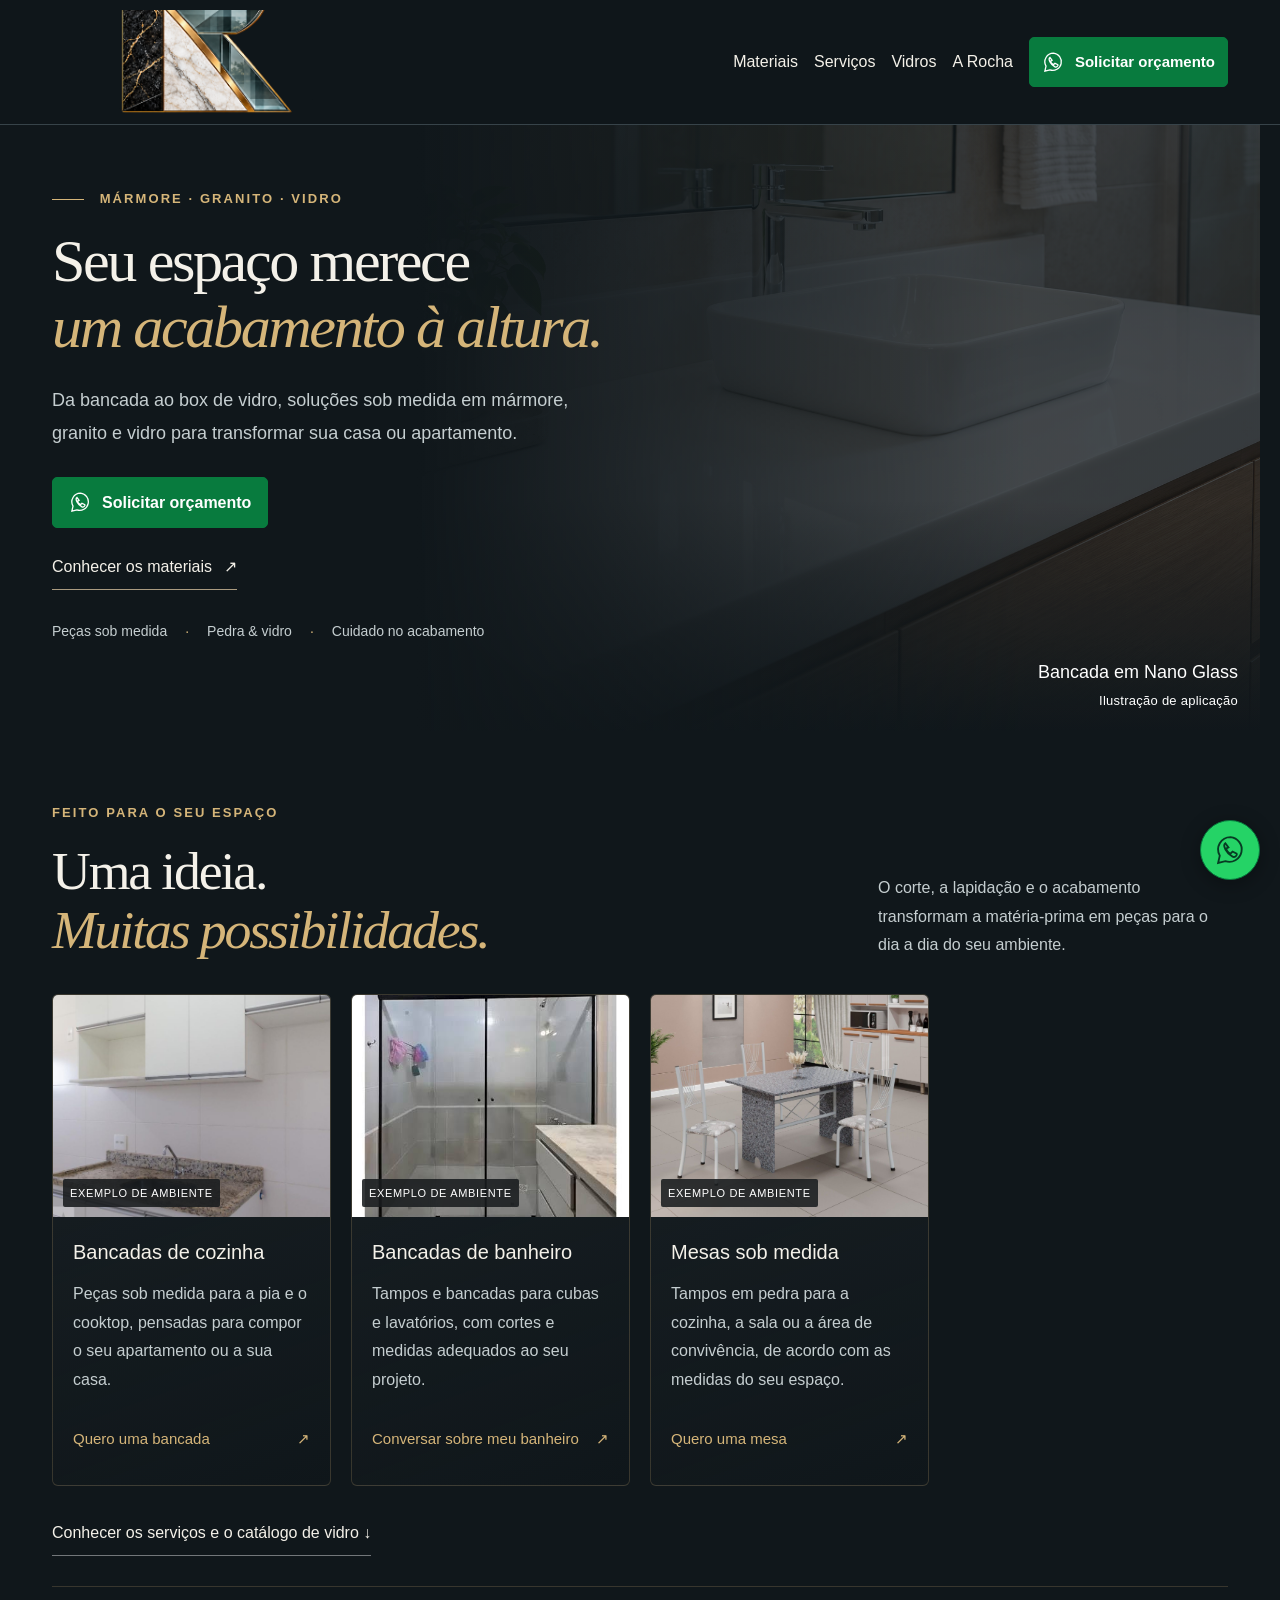
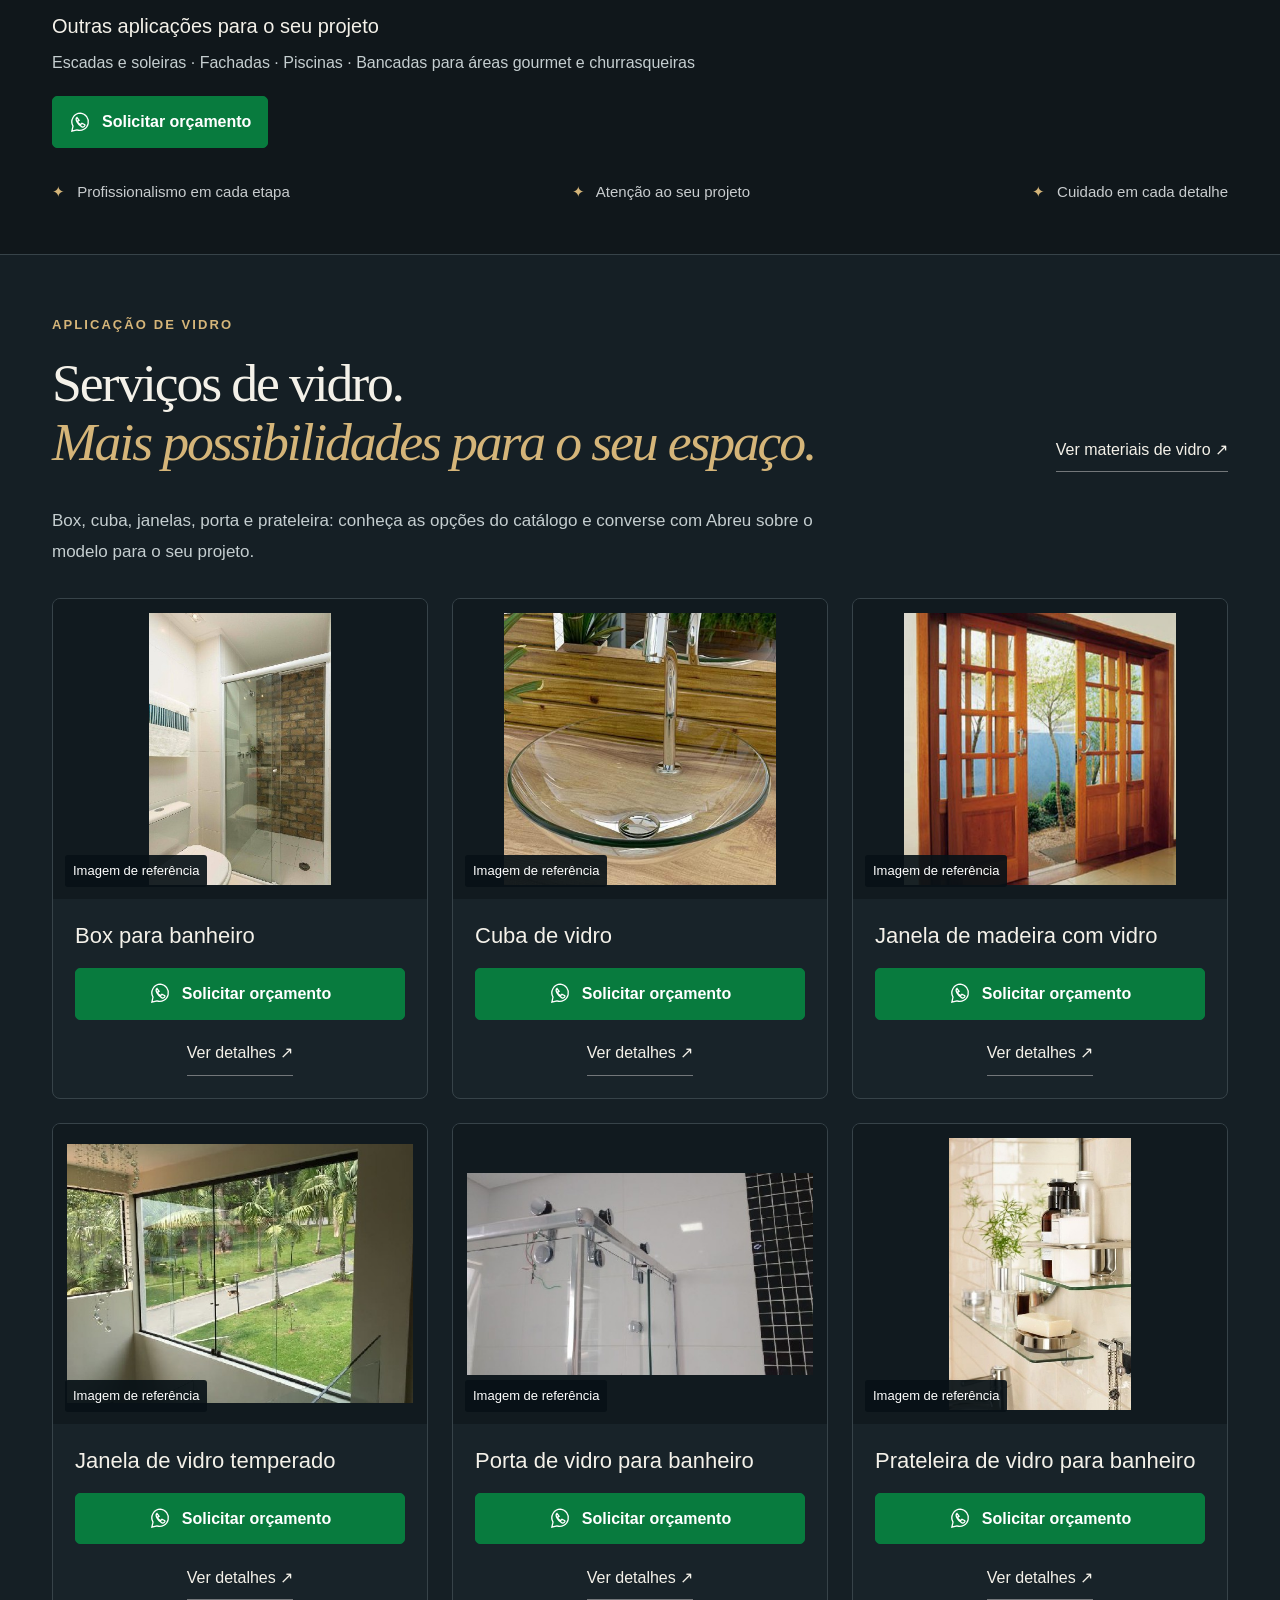
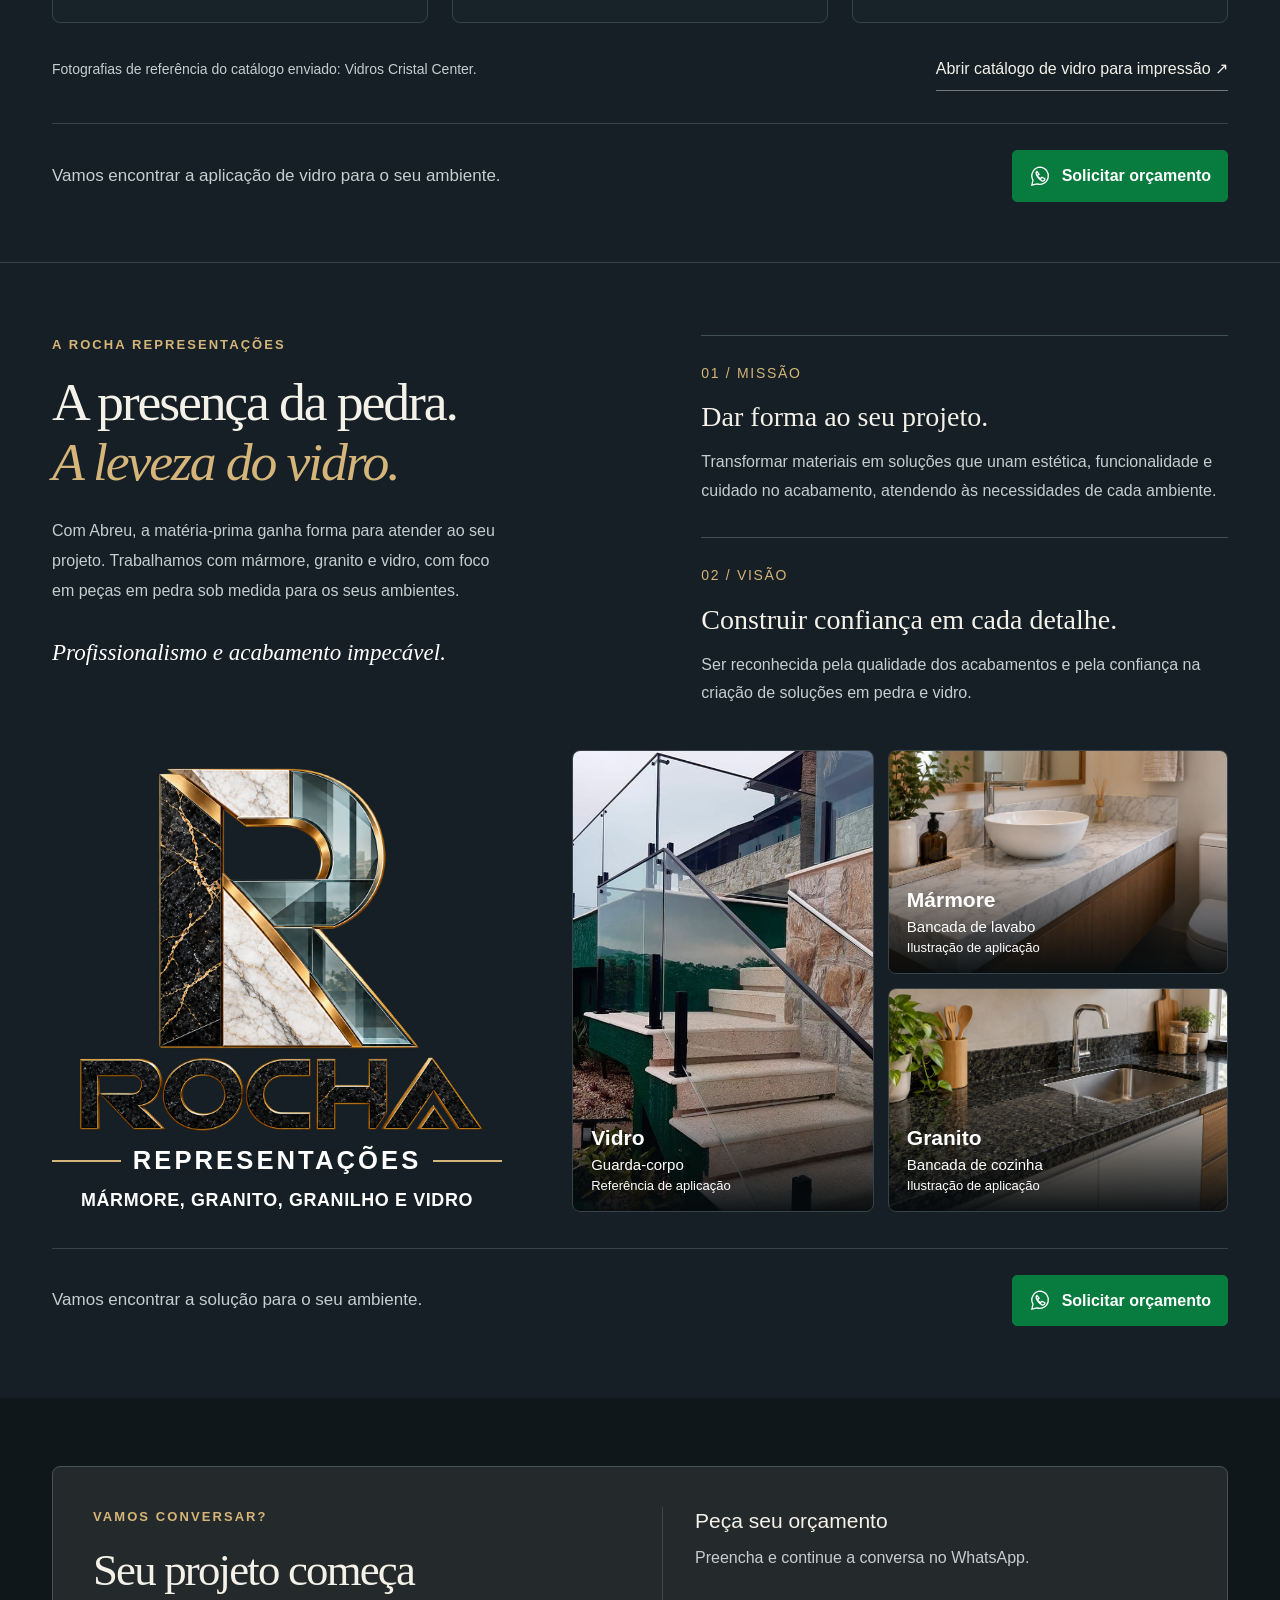
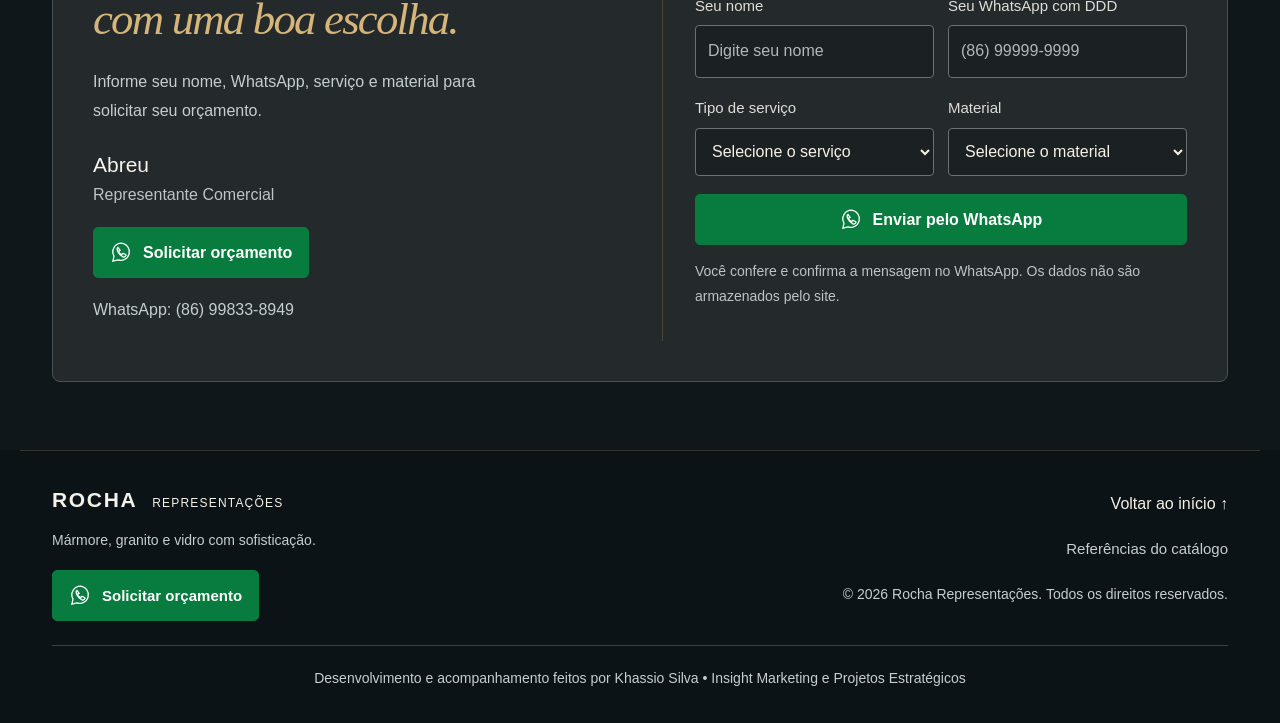
<file: index.html>
<!doctype html>
<html lang="pt-BR">
<head>
  <meta charset="UTF-8">
  <meta name="viewport" content="width=device-width, initial-scale=1">
  <meta name="theme-color" content="#10171b">
  <meta name="rocha-version" content="009">
  <meta name="description" content="Rocha Representações: trabalhos com materiais de qualidade, sob medida para sua casa e apartamento. Mármore, granito, portas e janelas de vidro, box e guarda-corpos. Solicite sua cotação.">
  <meta property="og:title" content="Rocha Representações | Seu espaço merece um acabamento à altura">
  <meta property="og:description" content="Mármore, granito e vidro. Explore o catálogo e converse sobre o seu projeto pelo WhatsApp.">
  <meta property="og:type" content="website">
  <title>Rocha Representações | Seu espaço merece um acabamento à altura</title>
  <link rel="icon" href="assets/rocha-logo-transparente.png?v=010" type="image/png">
  <link rel="stylesheet" href="styles.css?v=013">
  <script src="catalog-data.js" defer></script>
  <script src="app.js" defer></script>
</head>
<body>
  <a class="skip-link" href="#conteudo">Ir para o conteúdo</a>
  <header class="site-header">
    <div class="container header-inner">
      <a class="brand brand-rocha-fixed" href="#inicio" aria-label="Rocha Representações, início"><img class="brand-rocha-logo" src="assets/rocha-logo-transparente.png?v=013" alt="Rocha Representações" width="1254" height="1254"></a>
      <button type="button" class="menu-toggle" aria-controls="navigation" aria-expanded="false" aria-label="Abrir menu"><span></span><span></span></button>
      <nav id="navigation" aria-label="Menu principal">
        <a href="materiais.html">Materiais</a><a href="#servicos">Serviços</a><a href="#servicos-vidro">Vidros</a><a href="#sobre">A Rocha</a>
        <a class="nav-quote button button-whatsapp" data-whatsapp href="https://wa.me/5586998338949?text=Ol%C3%A1%2C%20Abreu!%20Vim%20pelo%20site%20da%20Rocha%20Representa%C3%A7%C3%B5es%20e%20gostaria%20de%20solicitar%20um%20or%C3%A7amento." target="_blank" rel="noopener noreferrer"><svg class="whatsapp-icon" viewBox="0 0 32 32" aria-hidden="true"><path d="M16 3a12 12 0 0 0-10.4 18L4 28l7-1.7A12 12 0 1 0 16 3Z"/><path d="M11 9c-3 2 1 10 7 13 2 1 5-1 4-3l-4-2-2 2c-2-1-4-3-4-5l2-1-3-4Z"/></svg>Solicitar orçamento</a>
      </nav>
    </div>
  </header>

  <main id="conteudo">
    <section id="inicio" class="hero-section">
      <div class="hero container">
      <div class="hero-copy">
        <p class="eyebrow"><span class="line"></span> MÁRMORE · GRANITO · VIDRO</p>
        <h1 class="broad-headline">Seu espaço merece<br><em>um acabamento à altura.</em></h1>
        <p class="hero-description">Da bancada ao box de vidro, soluções sob medida em mármore, granito e vidro para transformar sua casa ou apartamento.</p>
        <div class="hero-actions">
          <a class="button button-gold button-whatsapp" data-whatsapp href="https://wa.me/5586998338949?text=Ol%C3%A1%2C%20Abreu!%20Vim%20pelo%20site%20da%20Rocha%20Representa%C3%A7%C3%B5es%20e%20gostaria%20de%20solicitar%20um%20or%C3%A7amento." target="_blank" rel="noopener noreferrer"><svg class="whatsapp-icon" viewBox="0 0 32 32" aria-hidden="true"><path d="M16 3a12 12 0 0 0-10.4 18L4 28l7-1.7A12 12 0 1 0 16 3Z"/><path d="M11 9c-3 2 1 10 7 13 2 1 5-1 4-3l-4-2-2 2c-2-1-4-3-4-5l2-1-3-4Z"/></svg>Solicitar orçamento</a>
          <a class="text-link" href="materiais.html">Conhecer os materiais <span aria-hidden="true">↗</span></a>
        </div>
        <div class="hero-notes"><span>Peças sob medida</span><span>Pedra &amp; vidro</span><span>Cuidado no acabamento</span></div>
      </div>
      <figure class="hero-figure hero-application">
        <img src="assets/aplicacao-nanoglass.png?v=013" width="1536" height="1024" fetchpriority="high" decoding="async" alt="Ilustração de uma bancada branca em Nano Glass aplicada em banheiro com cuba de apoio">
        <figcaption><strong>Bancada em Nano Glass</strong><span>Ilustração de aplicação</span></figcaption>
      </figure>
      </div>
    </section>


    <section id="servicos" class="services-section container">
      <div class="section-top"><div><p class="eyebrow">FEITO PARA O SEU ESPAÇO</p><h2>Uma ideia.<br><em>Muitas possibilidades.</em></h2></div><p>O corte, a lapidação e o acabamento transformam a matéria-prima em peças para o dia a dia do seu ambiente.</p></div>
      <div class="services-grid">
        <article class="service has-photo"><figure class="service-photo"><img src="assets/cozinha-simples.jpg" width="1200" height="1200" loading="lazy" alt="Exemplo de bancada de cozinha de apartamento com pia" decoding="async"><figcaption>EXEMPLO DE AMBIENTE</figcaption></figure><h3>Bancadas de cozinha</h3><p>Peças sob medida para a pia e o cooktop, pensadas para compor o seu apartamento ou a sua casa.</p><a data-whatsapp data-service="Bancada de cozinha" href="https://wa.me/5586998338949?text=Ol%C3%A1%2C%20Abreu!%20Vim%20pelo%20site%20da%20Rocha%20Representa%C3%A7%C3%B5es%20e%20gostaria%20de%20solicitar%20um%20or%C3%A7amento.%0ATipo%20de%20servi%C3%A7o%3A%20Bancada%20de%20cozinha" target="_blank" rel="noopener noreferrer">Quero uma bancada <span aria-hidden="true">↗</span></a></article>
        <article class="service has-photo"><figure class="service-photo"><img src="assets/vidro-box-preto.jpg" width="800" height="600" loading="lazy" alt="Referência de banheiro com bancada e box de vidro" decoding="async"><figcaption>EXEMPLO DE AMBIENTE</figcaption></figure><h3>Bancadas de banheiro</h3><p>Tampos e bancadas para cubas e lavatórios, com cortes e medidas adequados ao seu projeto.</p><a data-whatsapp data-service="Bancada de banheiro" href="https://wa.me/5586998338949?text=Ol%C3%A1%2C%20Abreu!%20Vim%20pelo%20site%20da%20Rocha%20Representa%C3%A7%C3%B5es%20e%20gostaria%20de%20solicitar%20um%20or%C3%A7amento.%0ATipo%20de%20servi%C3%A7o%3A%20Bancada%20de%20banheiro" target="_blank" rel="noopener noreferrer">Conversar sobre meu banheiro <span aria-hidden="true">↗</span></a></article>
        <article class="service has-photo"><figure class="service-photo"><img src="assets/mesa-simples.jpg" width="800" height="600" loading="lazy" alt="Exemplo de mesa compacta com tampo em granito e quatro cadeiras" decoding="async"><figcaption>EXEMPLO DE AMBIENTE</figcaption></figure><h3>Mesas sob medida</h3><p>Tampos em pedra para a cozinha, a sala ou a área de convivência, de acordo com as medidas do seu espaço.</p><a data-whatsapp data-service="Mesa" href="https://wa.me/5586998338949?text=Ol%C3%A1%2C%20Abreu!%20Vim%20pelo%20site%20da%20Rocha%20Representa%C3%A7%C3%B5es%20e%20gostaria%20de%20solicitar%20um%20or%C3%A7amento.%0ATipo%20de%20servi%C3%A7o%3A%20Mesa" target="_blank" rel="noopener noreferrer">Quero uma mesa <span aria-hidden="true">↗</span></a></article>
        
      </div>
      <p class="services-glass-shortcut"><a class="text-link" href="#servicos-vidro">Conhecer os serviços e o catálogo de vidro ↓</a></p><div class="other-services"><h3>Outras aplicações para o seu projeto</h3><p>Escadas e soleiras · Fachadas · Piscinas · Bancadas para áreas gourmet e churrasqueiras</p><a class="button button-whatsapp" data-whatsapp data-service="Outras aplicações em pedra" href="https://wa.me/5586998338949?text=Ol%C3%A1%2C%20Abreu!%20Vim%20pelo%20site%20da%20Rocha%20Representa%C3%A7%C3%B5es%20e%20gostaria%20de%20solicitar%20um%20or%C3%A7amento.%0ATipo%20de%20servi%C3%A7o%3A%20Outras%20aplica%C3%A7%C3%B5es%20em%20pedra" target="_blank" rel="noopener noreferrer"><svg class="whatsapp-icon" viewBox="0 0 32 32" aria-hidden="true"><path d="M16 3a12 12 0 0 0-10.4 18L4 28l7-1.7A12 12 0 1 0 16 3Z"/><path d="M11 9c-3 2 1 10 7 13 2 1 5-1 4-3l-4-2-2 2c-2-1-4-3-4-5l2-1-3-4Z"/></svg>Solicitar orçamento</a></div>
      <div class="attributes"><span><i aria-hidden="true">✦</i> Profissionalismo em cada etapa</span><span><i aria-hidden="true">✦</i> Atenção ao seu projeto</span><span><i aria-hidden="true">✦</i> Cuidado em cada detalhe</span></div>
    </section>


    <section id="servicos-vidro" class="glass-services-section section-light" aria-labelledby="glass-services-title">
      <div class="container">
        <div class="section-top"><div><p class="eyebrow">APLICAÇÃO DE VIDRO</p><h2 id="glass-services-title">Serviços de vidro.<br><em>Mais possibilidades para o seu espaço.</em></h2></div><a class="text-link" href="materiais.html#vidros">Ver materiais de vidro ↗</a></div>
        <p class="glass-services-intro">Box, cuba, janelas, porta e prateleira: conheça as opções do catálogo e converse com Abreu sobre o modelo para o seu projeto.</p>
        <div class="glass-services-grid"><article class="glass-service-card" data-glass-service="vidro-catalogo-box-banheiro"><a class="glass-service-preview" href="materiais.html#vidro-catalogo-box-banheiro" aria-label="Ver detalhes de Box para banheiro"><img src="assets/vidro-catalogo-box-banheiro.jpg" width="333" height="500" loading="lazy" decoding="async" alt="Box para banheiro — imagem de referência do catálogo enviado"><span>Imagem de referência</span></a><div class="glass-service-copy"><h3>Box para banheiro</h3><a class="button button-whatsapp" data-whatsapp data-service="Box para banheiro" data-material="Vidro" href="https://wa.me/5586998338949?text=Ol%C3%A1%2C%20Abreu%21%20Vim%20pelo%20site%20da%20Rocha%20Representa%C3%A7%C3%B5es%20e%20gostaria%20de%20solicitar%20um%20or%C3%A7amento.%0ATipo%20de%20servi%C3%A7o%3A%20Box%20para%20banheiro%0AMaterial%3A%20Vidro" target="_blank" rel="noopener noreferrer"><svg class="whatsapp-icon" viewBox="0 0 32 32" aria-hidden="true"><path d="M16 3a12 12 0 0 0-10.4 18L4 28l7-1.7A12 12 0 1 0 16 3Z"/><path d="M11 9c-3 2 1 10 7 13 2 1 5-1 4-3l-4-2-2 2c-2-1-4-3-4-5l2-1-3-4Z"/></svg>Solicitar orçamento</a><a class="text-link" href="materiais.html#vidro-catalogo-box-banheiro">Ver detalhes ↗</a></div></article><article class="glass-service-card" data-glass-service="vidro-catalogo-cuba-vidro"><a class="glass-service-preview" href="materiais.html#vidro-catalogo-cuba-vidro" aria-label="Ver detalhes de Cuba de vidro"><img src="assets/vidro-catalogo-cuba-vidro.jpg" width="463" height="463" loading="lazy" decoding="async" alt="Cuba de vidro — imagem de referência do catálogo enviado"><span>Imagem de referência</span></a><div class="glass-service-copy"><h3>Cuba de vidro</h3><a class="button button-whatsapp" data-whatsapp data-service="Cuba de vidro" data-material="Vidro" href="https://wa.me/5586998338949?text=Ol%C3%A1%2C%20Abreu%21%20Vim%20pelo%20site%20da%20Rocha%20Representa%C3%A7%C3%B5es%20e%20gostaria%20de%20solicitar%20um%20or%C3%A7amento.%0ATipo%20de%20servi%C3%A7o%3A%20Cuba%20de%20vidro%0AMaterial%3A%20Vidro" target="_blank" rel="noopener noreferrer"><svg class="whatsapp-icon" viewBox="0 0 32 32" aria-hidden="true"><path d="M16 3a12 12 0 0 0-10.4 18L4 28l7-1.7A12 12 0 1 0 16 3Z"/><path d="M11 9c-3 2 1 10 7 13 2 1 5-1 4-3l-4-2-2 2c-2-1-4-3-4-5l2-1-3-4Z"/></svg>Solicitar orçamento</a><a class="text-link" href="materiais.html#vidro-catalogo-cuba-vidro">Ver detalhes ↗</a></div></article><article class="glass-service-card" data-glass-service="vidro-catalogo-janela-madeira-vidro"><a class="glass-service-preview" href="materiais.html#vidro-catalogo-janela-madeira-vidro" aria-label="Ver detalhes de Janela de madeira com vidro"><img src="assets/vidro-catalogo-janela-madeira-vidro.jpg" width="400" height="400" loading="lazy" decoding="async" alt="Janela de madeira com vidro — imagem de referência do catálogo enviado"><span>Imagem de referência</span></a><div class="glass-service-copy"><h3>Janela de madeira com vidro</h3><a class="button button-whatsapp" data-whatsapp data-service="Janela de madeira com vidro" data-material="Vidro" href="https://wa.me/5586998338949?text=Ol%C3%A1%2C%20Abreu%21%20Vim%20pelo%20site%20da%20Rocha%20Representa%C3%A7%C3%B5es%20e%20gostaria%20de%20solicitar%20um%20or%C3%A7amento.%0ATipo%20de%20servi%C3%A7o%3A%20Janela%20de%20madeira%20com%20vidro%0AMaterial%3A%20Vidro" target="_blank" rel="noopener noreferrer"><svg class="whatsapp-icon" viewBox="0 0 32 32" aria-hidden="true"><path d="M16 3a12 12 0 0 0-10.4 18L4 28l7-1.7A12 12 0 1 0 16 3Z"/><path d="M11 9c-3 2 1 10 7 13 2 1 5-1 4-3l-4-2-2 2c-2-1-4-3-4-5l2-1-3-4Z"/></svg>Solicitar orçamento</a><a class="text-link" href="materiais.html#vidro-catalogo-janela-madeira-vidro">Ver detalhes ↗</a></div></article><article class="glass-service-card" data-glass-service="vidro-catalogo-janela-vidro-temperado"><a class="glass-service-preview" href="materiais.html#vidro-catalogo-janela-vidro-temperado" aria-label="Ver detalhes de Janela de vidro temperado"><img src="assets/vidro-catalogo-janela-vidro-temperado.jpg" width="500" height="375" loading="lazy" decoding="async" alt="Janela de vidro temperado — imagem de referência do catálogo enviado"><span>Imagem de referência</span></a><div class="glass-service-copy"><h3>Janela de vidro temperado</h3><a class="button button-whatsapp" data-whatsapp data-service="Janela de vidro temperado" data-material="Vidro" href="https://wa.me/5586998338949?text=Ol%C3%A1%2C%20Abreu%21%20Vim%20pelo%20site%20da%20Rocha%20Representa%C3%A7%C3%B5es%20e%20gostaria%20de%20solicitar%20um%20or%C3%A7amento.%0ATipo%20de%20servi%C3%A7o%3A%20Janela%20de%20vidro%20temperado%0AMaterial%3A%20Vidro" target="_blank" rel="noopener noreferrer"><svg class="whatsapp-icon" viewBox="0 0 32 32" aria-hidden="true"><path d="M16 3a12 12 0 0 0-10.4 18L4 28l7-1.7A12 12 0 1 0 16 3Z"/><path d="M11 9c-3 2 1 10 7 13 2 1 5-1 4-3l-4-2-2 2c-2-1-4-3-4-5l2-1-3-4Z"/></svg>Solicitar orçamento</a><a class="text-link" href="materiais.html#vidro-catalogo-janela-vidro-temperado">Ver detalhes ↗</a></div></article><article class="glass-service-card" data-glass-service="vidro-catalogo-porta-vidro-banheiro"><a class="glass-service-preview" href="materiais.html#vidro-catalogo-porta-vidro-banheiro" aria-label="Ver detalhes de Porta de vidro para banheiro"><img src="assets/vidro-catalogo-porta-vidro-banheiro.jpg" width="500" height="292" loading="lazy" decoding="async" alt="Porta de vidro para banheiro — imagem de referência do catálogo enviado"><span>Imagem de referência</span></a><div class="glass-service-copy"><h3>Porta de vidro para banheiro</h3><a class="button button-whatsapp" data-whatsapp data-service="Porta de vidro para banheiro" data-material="Vidro" href="https://wa.me/5586998338949?text=Ol%C3%A1%2C%20Abreu%21%20Vim%20pelo%20site%20da%20Rocha%20Representa%C3%A7%C3%B5es%20e%20gostaria%20de%20solicitar%20um%20or%C3%A7amento.%0ATipo%20de%20servi%C3%A7o%3A%20Porta%20de%20vidro%20para%20banheiro%0AMaterial%3A%20Vidro" target="_blank" rel="noopener noreferrer"><svg class="whatsapp-icon" viewBox="0 0 32 32" aria-hidden="true"><path d="M16 3a12 12 0 0 0-10.4 18L4 28l7-1.7A12 12 0 1 0 16 3Z"/><path d="M11 9c-3 2 1 10 7 13 2 1 5-1 4-3l-4-2-2 2c-2-1-4-3-4-5l2-1-3-4Z"/></svg>Solicitar orçamento</a><a class="text-link" href="materiais.html#vidro-catalogo-porta-vidro-banheiro">Ver detalhes ↗</a></div></article><article class="glass-service-card" data-glass-service="vidro-catalogo-prateleira-vidro-banheiro"><a class="glass-service-preview" href="materiais.html#vidro-catalogo-prateleira-vidro-banheiro" aria-label="Ver detalhes de Prateleira de vidro para banheiro"><img src="assets/vidro-catalogo-prateleira-vidro-banheiro.jpg" width="334" height="500" loading="lazy" decoding="async" alt="Prateleira de vidro para banheiro — imagem de referência do catálogo enviado"><span>Imagem de referência</span></a><div class="glass-service-copy"><h3>Prateleira de vidro para banheiro</h3><a class="button button-whatsapp" data-whatsapp data-service="Prateleira de vidro para banheiro" data-material="Vidro" href="https://wa.me/5586998338949?text=Ol%C3%A1%2C%20Abreu%21%20Vim%20pelo%20site%20da%20Rocha%20Representa%C3%A7%C3%B5es%20e%20gostaria%20de%20solicitar%20um%20or%C3%A7amento.%0ATipo%20de%20servi%C3%A7o%3A%20Prateleira%20de%20vidro%20para%20banheiro%0AMaterial%3A%20Vidro" target="_blank" rel="noopener noreferrer"><svg class="whatsapp-icon" viewBox="0 0 32 32" aria-hidden="true"><path d="M16 3a12 12 0 0 0-10.4 18L4 28l7-1.7A12 12 0 1 0 16 3Z"/><path d="M11 9c-3 2 1 10 7 13 2 1 5-1 4-3l-4-2-2 2c-2-1-4-3-4-5l2-1-3-4Z"/></svg>Solicitar orçamento</a><a class="text-link" href="materiais.html#vidro-catalogo-prateleira-vidro-banheiro">Ver detalhes ↗</a></div></article></div>
        <div class="glass-catalog-footer"><p>Fotografias de referência do catálogo enviado: Vidros Cristal Center.</p><a class="text-link" href="catalogos/catalogo-vidros.html">Abrir catálogo de vidro para impressão ↗</a></div>
        <div class="section-quote"><p>Vamos encontrar a aplicação de vidro para o seu ambiente.</p><a class="button button-whatsapp" data-whatsapp data-service="Serviço de vidro" data-material="Vidro" href="https://wa.me/5586998338949?text=Ol%C3%A1%2C%20Abreu%21%20Vim%20pelo%20site%20da%20Rocha%20Representa%C3%A7%C3%B5es%20e%20gostaria%20de%20solicitar%20um%20or%C3%A7amento.%0ATipo%20de%20servi%C3%A7o%3A%20Servi%C3%A7o%20de%20vidro%0AMaterial%3A%20Vidro" target="_blank" rel="noopener noreferrer"><svg class="whatsapp-icon" viewBox="0 0 32 32" aria-hidden="true"><path d="M16 3a12 12 0 0 0-10.4 18L4 28l7-1.7A12 12 0 1 0 16 3Z"/><path d="M11 9c-3 2 1 10 7 13 2 1 5-1 4-3l-4-2-2 2c-2-1-4-3-4-5l2-1-3-4Z"/></svg>Solicitar orçamento</a></div>
      </div>
    </section>

    <section id="sobre" class="about-section section-light">
      <div class="container about-grid">
        <div class="about-copy"><p class="eyebrow">A ROCHA REPRESENTAÇÕES</p><h2>A presença da pedra.<br><em>A leveza do vidro.</em></h2><p>Com Abreu, a matéria-prima ganha forma para atender ao seu projeto. Trabalhamos com mármore, granito e vidro, com foco em peças em pedra sob medida para os seus ambientes.</p><p class="signature">Profissionalismo e acabamento impecável.</p></div>
        <div class="purpose"><article><span>01 / MISSÃO</span><h3>Dar forma ao seu projeto.</h3><p>Transformar materiais em soluções que unam estética, funcionalidade e cuidado no acabamento, atendendo às necessidades de cada ambiente.</p></article><article><span>02 / VISÃO</span><h3>Construir confiança em cada detalhe.</h3><p>Ser reconhecida pela qualidade dos acabamentos e pela confiança na criação de soluções em pedra e vidro.</p></article></div>
      </div>

      <div class="container about-showcase">
        <div class="brand-scene about-identity"><div class="logo-lockup" role="img" aria-label="Rocha Representações — Mármore, granito, granilho e vidro"><div class="logo-artwork" aria-hidden="true"><img src="assets/rocha-logo-transparente.png?v=010" width="1254" height="1254" loading="lazy" decoding="async" alt=""></div><span class="logo-representation" aria-hidden="true">REPRESENTAÇÕES</span><span class="logo-slogan" aria-hidden="true">MÁRMORE, GRANITO, GRANILHO E VIDRO</span></div></div>
        <div class="application-gallery">
          <div class="application-mosaic" aria-label="Exemplos de aplicação em vidro, mármore e granito">
            <figure class="application-photo application-glass"><img src="assets/vidro-guarda-corpo.jpg" width="800" height="800" loading="lazy" decoding="async" alt="Referência de guarda-corpo em vidro aplicado em escada e varanda"><figcaption><strong>Vidro</strong><span>Guarda-corpo</span><small>Referência de aplicação</small></figcaption></figure>
            <figure class="application-photo"><img src="assets/aplicacao-marmore.png" width="1536" height="1024" loading="lazy" decoding="async" alt="Ilustração de aplicação de mármore em uma bancada de lavabo"><figcaption><strong>Mármore</strong><span>Bancada de lavabo</span><small>Ilustração de aplicação</small></figcaption></figure>
            <figure class="application-photo"><img src="assets/aplicacao-preto-sao-gabriel.png" width="1536" height="1024" loading="lazy" decoding="async" alt="Ilustração de aplicação de granito Preto São Gabriel em uma bancada de cozinha"><figcaption><strong>Granito</strong><span>Bancada de cozinha</span><small>Ilustração de aplicação</small></figcaption></figure>
          </div>
        </div>
      </div>

    <div class="container"><div class="section-quote"><p>Vamos encontrar a solução para o seu ambiente.</p><a class="button button-whatsapp " data-whatsapp href="https://wa.me/5586998338949?text=Ol%C3%A1%2C%20Abreu%21%20Vim%20pelo%20site%20da%20Rocha%20Representa%C3%A7%C3%B5es%20e%20gostaria%20de%20solicitar%20um%20or%C3%A7amento." target="_blank" rel="noopener noreferrer"><svg class="whatsapp-icon" viewBox="0 0 32 32" aria-hidden="true"><path d="M16 3a12 12 0 0 0-10.4 18L4 28l7-1.7A12 12 0 1 0 16 3Z"/><path d="M11 9c-3 2 1 10 7 13 2 1 5-1 4-3l-4-2-2 2c-2-1-4-3-4-5l2-1-3-4Z"/></svg>Solicitar orçamento</a></div></div>
    </section>

    <section id="cotacao" class="quote-section container">
      <div class="quote-panel quote-direct">
        <div class="quote-copy"><p class="eyebrow">VAMOS CONVERSAR?</p><h2>Seu projeto começa<br><em>com uma boa escolha.</em></h2><p>Informe seu nome, WhatsApp, serviço e material para solicitar seu orçamento.</p><p class="contact-person">Abreu<span>Representante Comercial</span></p><a class="button button-gold button-whatsapp" data-whatsapp href="https://wa.me/5586998338949?text=Ol%C3%A1%2C%20Abreu!%20Vim%20pelo%20site%20da%20Rocha%20Representa%C3%A7%C3%B5es%20e%20gostaria%20de%20solicitar%20um%20or%C3%A7amento." target="_blank" rel="noopener noreferrer"><svg class="whatsapp-icon" viewBox="0 0 32 32" aria-hidden="true"><path d="M16 3a12 12 0 0 0-10.4 18L4 28l7-1.7A12 12 0 1 0 16 3Z"/><path d="M11 9c-3 2 1 10 7 13 2 1 5-1 4-3l-4-2-2 2c-2-1-4-3-4-5l2-1-3-4Z"/></svg>Solicitar orçamento</a><p class="contact-line">WhatsApp: <span id="phone-display">(86) 99833-8949</span></p></div>
        <div class="quote-details" id="quote-details" hidden>
          <h3>Peça seu orçamento</h3>
          <p>Preencha e continue a conversa no WhatsApp.</p>
          <form id="quote-form">
            <div class="form-row">
              <label for="quote-name">Seu nome<input id="quote-name" name="name" autocomplete="name" placeholder="Digite seu nome" maxlength="80" required></label>
              <label for="quote-phone">Seu WhatsApp com DDD<input id="quote-phone" name="phone" type="tel" inputmode="tel" autocomplete="tel" placeholder="(86) 99999-9999" maxlength="22" required></label>
            </div>
            <div class="form-row">
              <label for="quote-service">Tipo de serviço<select id="quote-service" name="service" required><option value="" disabled selected>Selecione o serviço</option><option>Bancada de cozinha</option><option>Bancada de banheiro</option><option>Mesa</option><option>Soleira ou escada</option><option>Porta ou janela de vidro</option><option>Box para banheiro</option><option>Guarda-corpo de vidro</option><option>Cuba de vidro</option><option>Prateleira de vidro</option><option>Outro serviço</option></select></label>
              <label for="quote-material">Material<select id="quote-material" name="material" required><option value="" disabled selected>Selecione o material</option><option>Vidro</option><option>Granito</option><option>Mármore</option></select></label>
            </div>
            <button class="button button-whatsapp quote-submit" type="submit"><svg class="whatsapp-icon" viewBox="0 0 32 32" aria-hidden="true"><path d="M16 3a12 12 0 0 0-10.4 18L4 28l7-1.7A12 12 0 1 0 16 3Z"/><path d="M11 9c-3 2 1 10 7 13 2 1 5-1 4-3l-4-2-2 2c-2-1-4-3-4-5l2-1-3-4Z"/></svg>Enviar pelo WhatsApp</button>
            <small>Você confere e confirma a mensagem no WhatsApp. Os dados não são armazenados pelo site.</small>
            <div id="quote-feedback" class="quote-feedback" hidden><p id="quote-status" role="status" aria-live="polite"></p><a id="quote-continue" class="text-link" href="#cotacao" target="_blank" rel="noopener noreferrer">Abrir orçamento no WhatsApp ↗</a></div>
          </form>
        </div>
      </div>
    </section>
  </main>

  <div class="footer-section"><footer class="site-footer container"><div><span class="footer-brand">ROCHA <small>REPRESENTAÇÕES</small></span><p>Mármore, granito e vidro com sofisticação.</p><div class="footer-contact-actions"><a class="button button-whatsapp" data-whatsapp href="https://wa.me/5586998338949?text=Ol%C3%A1%2C%20Abreu%21%20Vim%20pelo%20site%20da%20Rocha%20Representa%C3%A7%C3%B5es%20e%20gostaria%20de%20solicitar%20um%20or%C3%A7amento." target="_blank" rel="noopener noreferrer"><svg class="whatsapp-icon" viewBox="0 0 32 32" aria-hidden="true"><path d="M16 3a12 12 0 0 0-10.4 18L4 28l7-1.7A12 12 0 1 0 16 3Z"/><path d="M11 9c-3 2 1 10 7 13 2 1 5-1 4-3l-4-2-2 2c-2-1-4-3-4-5l2-1-3-4Z"/></svg>Solicitar orçamento</a><a id="instagram-link" class="social-link social-instagram" href="#" target="_blank" rel="noopener noreferrer" aria-label="Instagram da Rocha Representações" hidden><svg viewBox="0 0 24 24" aria-hidden="true"><rect x="3" y="3" width="18" height="18" rx="5"/><circle cx="12" cy="12" r="4"/><circle class="instagram-dot" cx="17.4" cy="6.8" r="1"/></svg>Instagram</a></div><span class="connection-badge" hidden><svg viewBox="0 0 24 28" aria-hidden="true"><path d="M12 2 3 6v8c0 6 9 12 9 12s9-6 9-12V6L12 2Z"/><path d="m7 13 3 3 7-7"/></svg>Acesso seguro • Conexão protegida por HTTPS</span></div><div><a href="#inicio">Voltar ao início ↑</a><button type="button" id="sources-button" class="sources-button">Referências do catálogo</button><p>© <span id="year">2026</span> Rocha Representações. Todos os direitos reservados.</p></div><div class="development-credit">Desenvolvimento e acompanhamento feitos por Khassio Silva • Insight Marketing e Projetos Estratégicos</div></footer></div>
  <a class="floating-whatsapp" data-whatsapp href="https://wa.me/5586998338949?text=Ol%C3%A1%2C%20Abreu!%20Vim%20pelo%20site%20da%20Rocha%20Representa%C3%A7%C3%B5es%20e%20gostaria%20de%20solicitar%20um%20or%C3%A7amento." target="_blank" rel="noopener noreferrer" aria-label="Solicitar orçamento pelo WhatsApp"><svg viewBox="0 0 32 32" aria-hidden="true"><path d="M16 3a12 12 0 0 0-10.4 18L4 28l7-1.7A12 12 0 1 0 16 3Z"/><path d="M11 9c-3 2 1 10 7 13 2 1 5-1 4-3l-4-2-2 2c-2-1-4-3-4-5l2-1-3-4Z"/></svg></a>

  
  <dialog id="sources-dialog" aria-labelledby="sources-title"><button type="button" class="dialog-close" aria-label="Fechar referências">×</button><div class="dialog-content"><p class="eyebrow">IMAGENS &amp; MATERIAIS</p><h2 id="sources-title">Referências do catálogo</h2><p>As amostras e imagens de ambientes são referências ilustrativas. Não representam obras executadas pela Rocha.</p><ul><li><a href="materiais.html">Informações na página Materiais</a></li><li>Branco Alpha: simulação de tonalidade extraída da página 7 do catálogo. Consulte a chapa real.</li><li><a href="https://www.marmorariacapanema.com.br/granitos" target="_blank" rel="noopener noreferrer">Granitos: Marmoraria Capanema</a></li><li><a href="https://marmorariafioretti.com/produtos/categorias/granitos/" target="_blank" rel="noopener noreferrer">São Gabriel e Corumbá: Marmoraria Fioretti</a></li><li><a href="https://www.cosentino.com/pt-br/silestone/" target="_blank" rel="noopener noreferrer">Silestone: Cosentino</a></li><li><a href="https://alicante.com.br/produtos/nanoglass/" target="_blank" rel="noopener noreferrer">Nano Glass: Alicante</a></li><li><a href="https://www.quintoandar.com.br/imovel/893378435/alugar/apartamento-1-quarto-distrito-de-bonfim-paulista-ribeirao-preto" target="_blank" rel="noopener noreferrer">Exemplo de cozinha: QuintoAndar</a></li><li>Exemplo de banheiro e modelos em vidro: referências fornecidas pelo cliente.</li><li><a href="https://www.vidroscristalcenter.com.br/" target="_blank" rel="noopener noreferrer">Fotos do catálogo de vidros: Vidros Cristal Center</a></li><li><a href="https://www.madeiramadeira.com.br/conjunto-de-mesa-tampo-de-granito-ocre-com-4-cadeiras-lorena-yescasa-branco-paraopeba-880731.html" target="_blank" rel="noopener noreferrer">Exemplo de mesa: MadeiraMadeira</a></li></ul><p>A escolha final deve considerar as amostras e as orientações para cada projeto.</p></div></dialog>
</body>
</html>
</file>
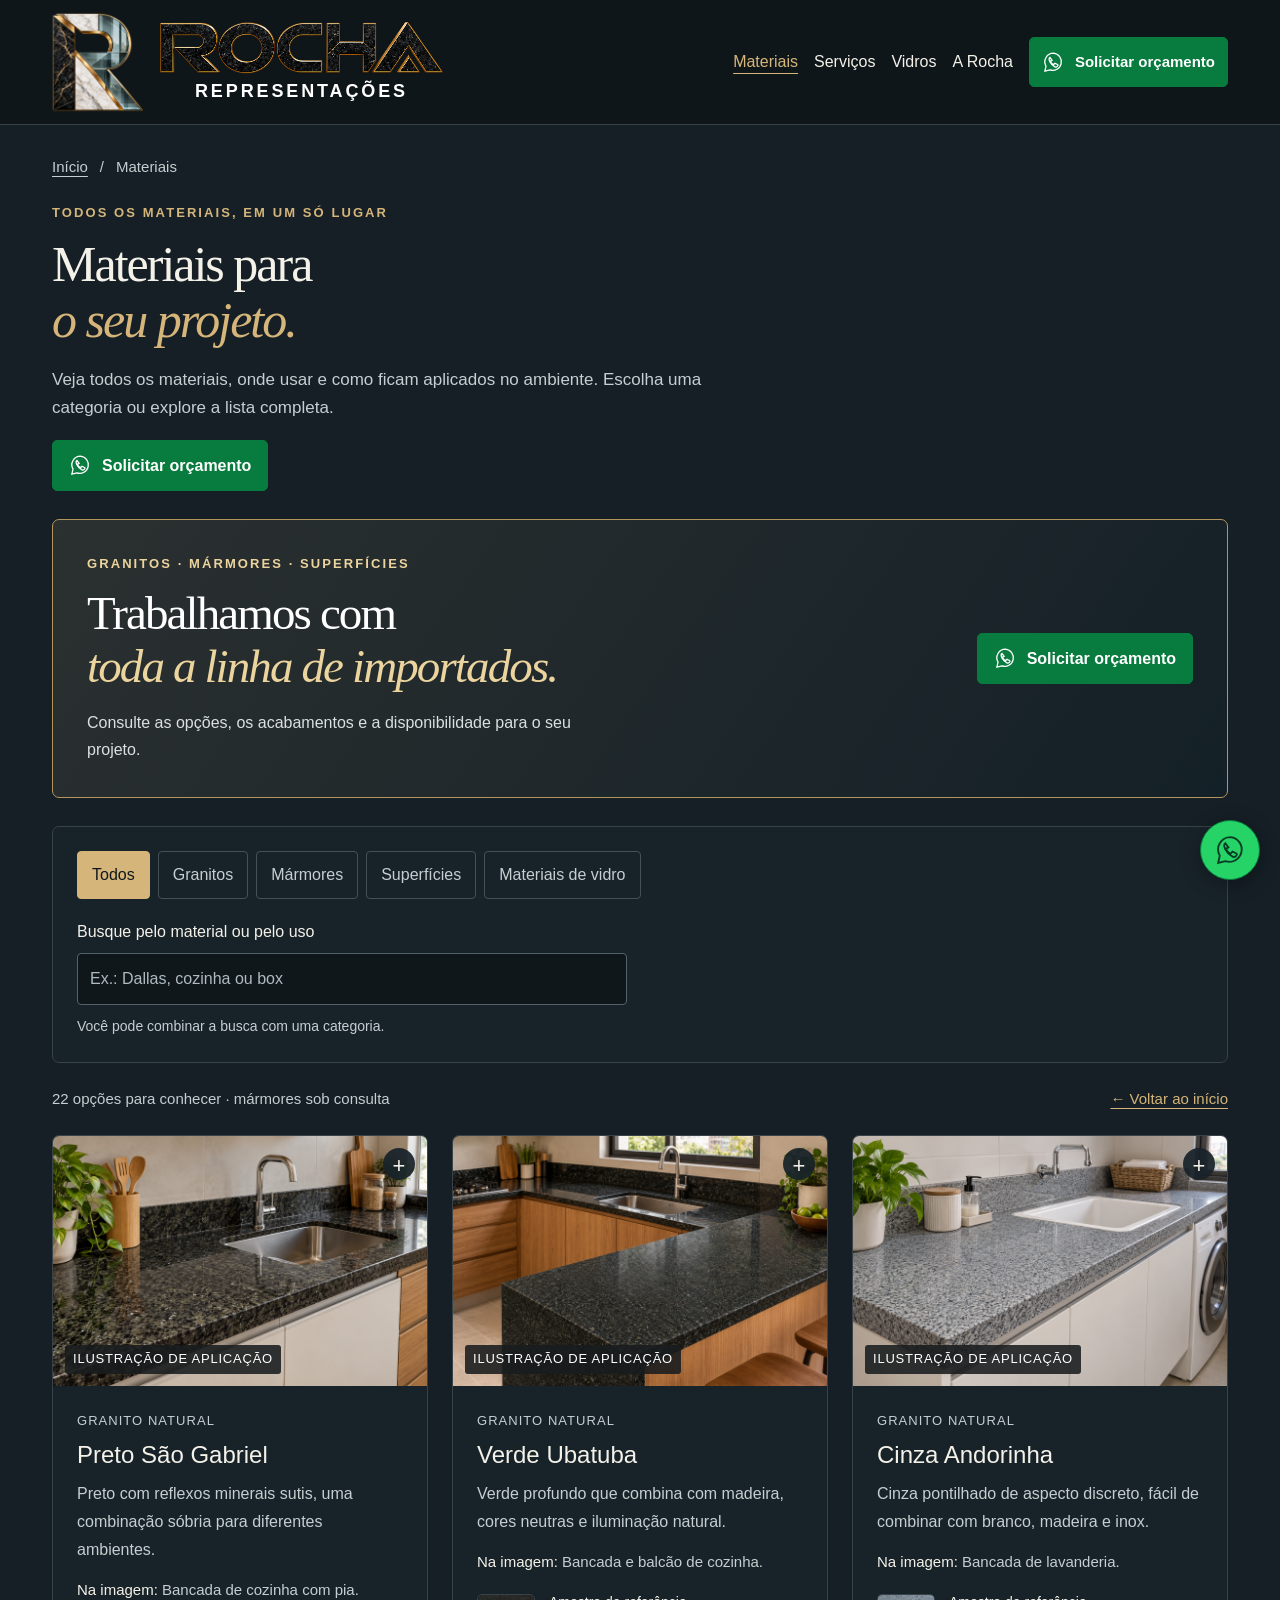
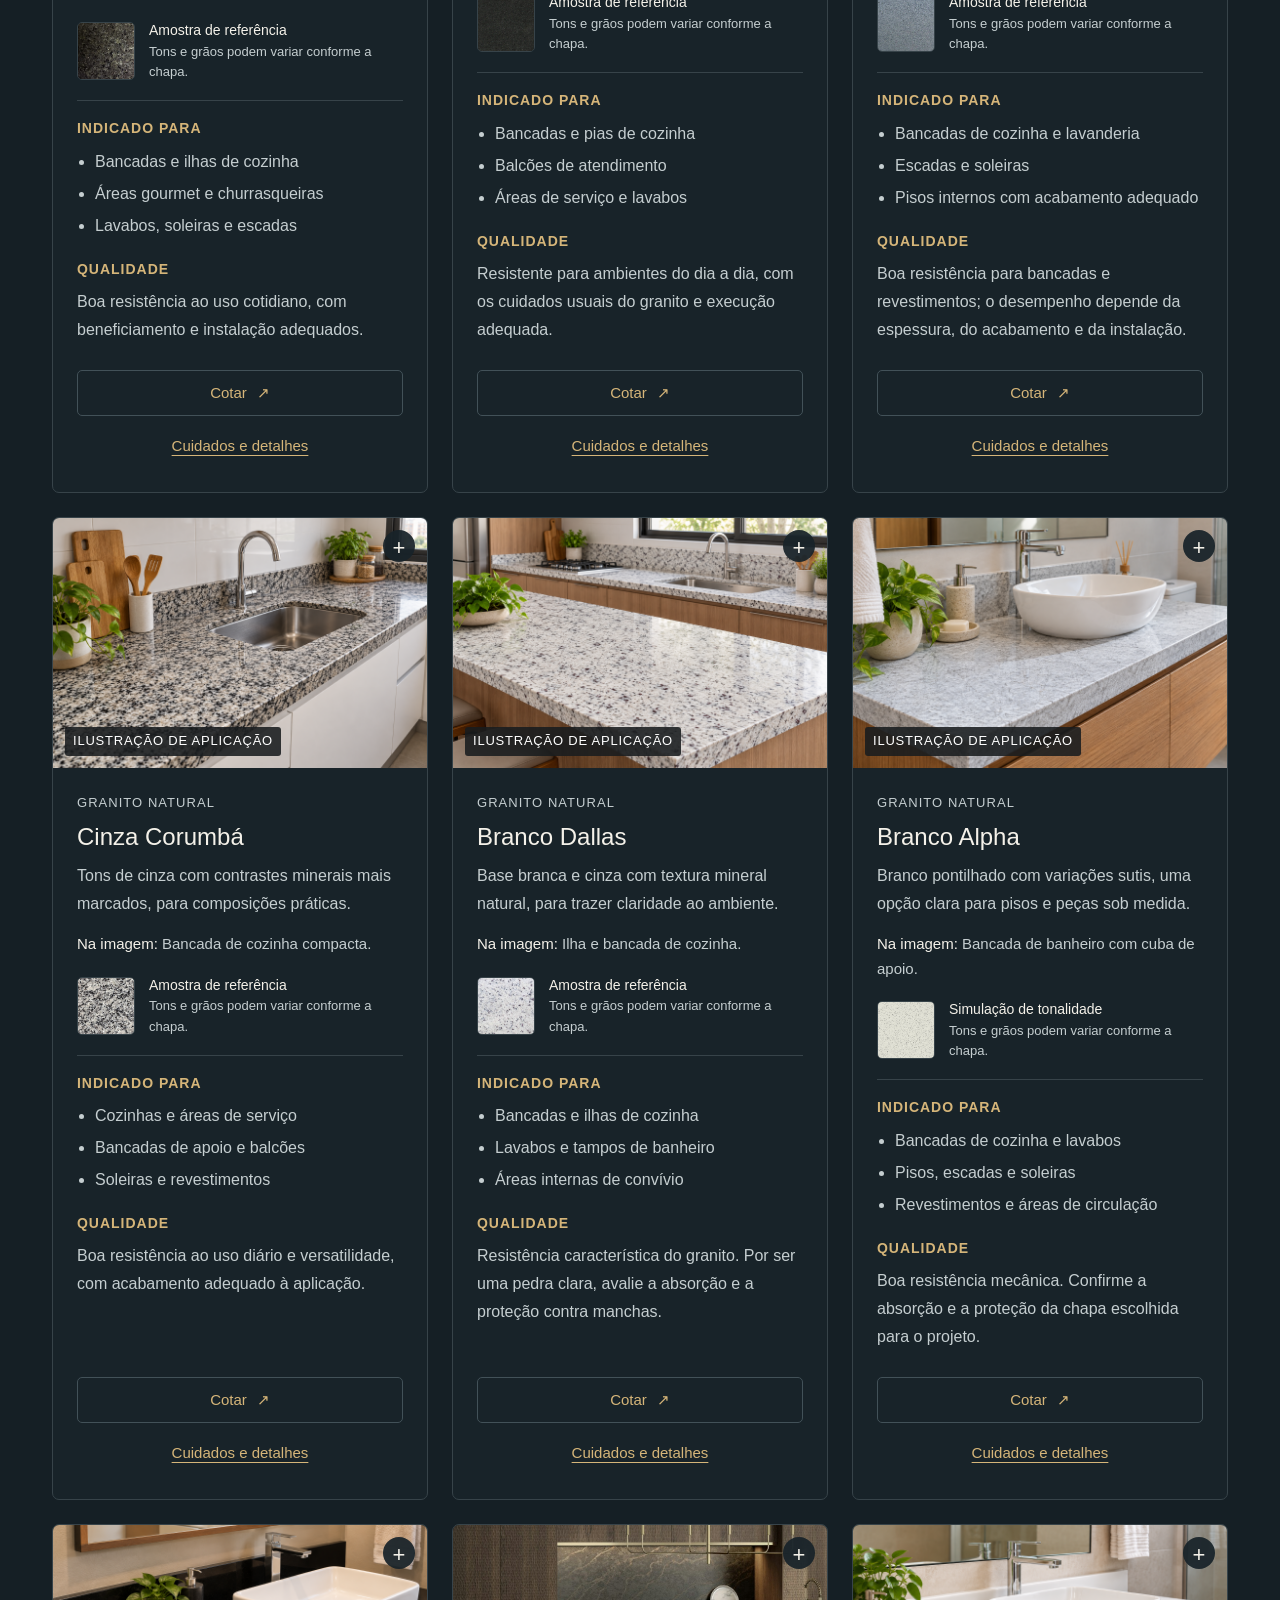
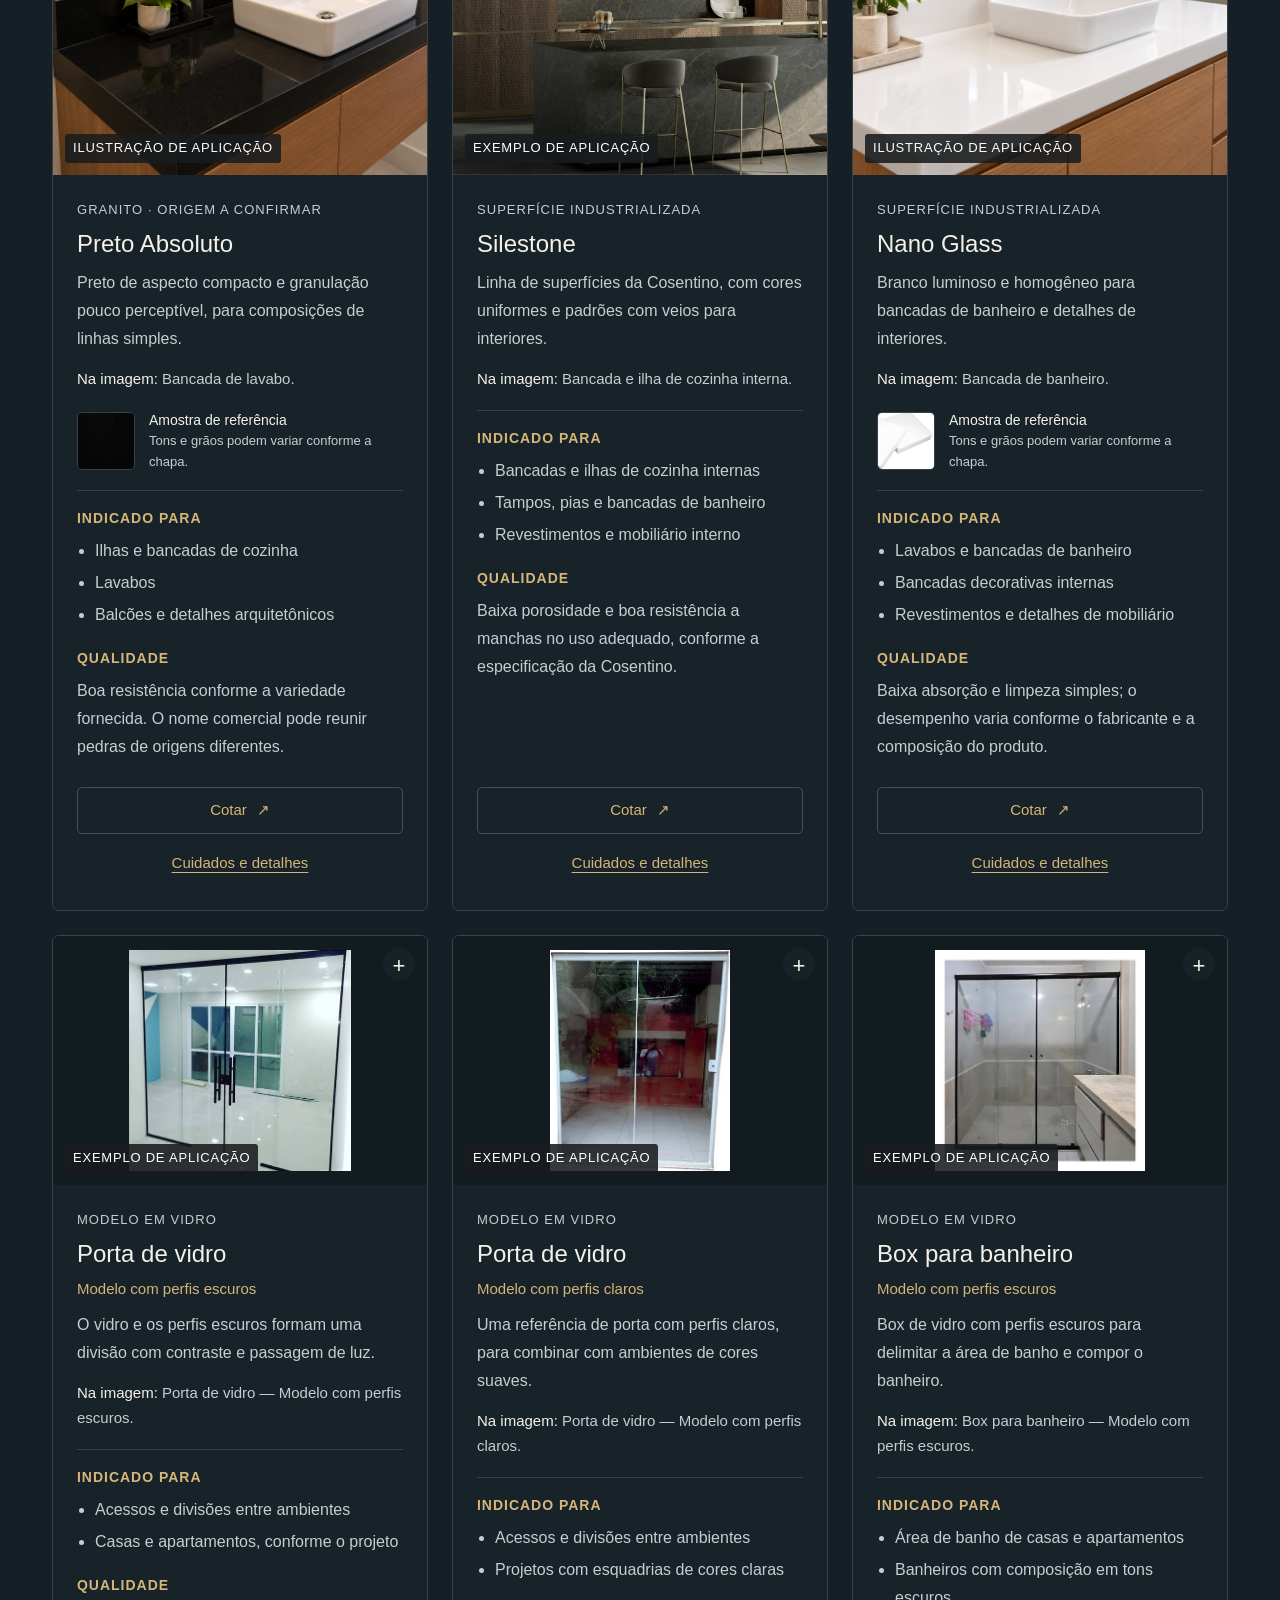
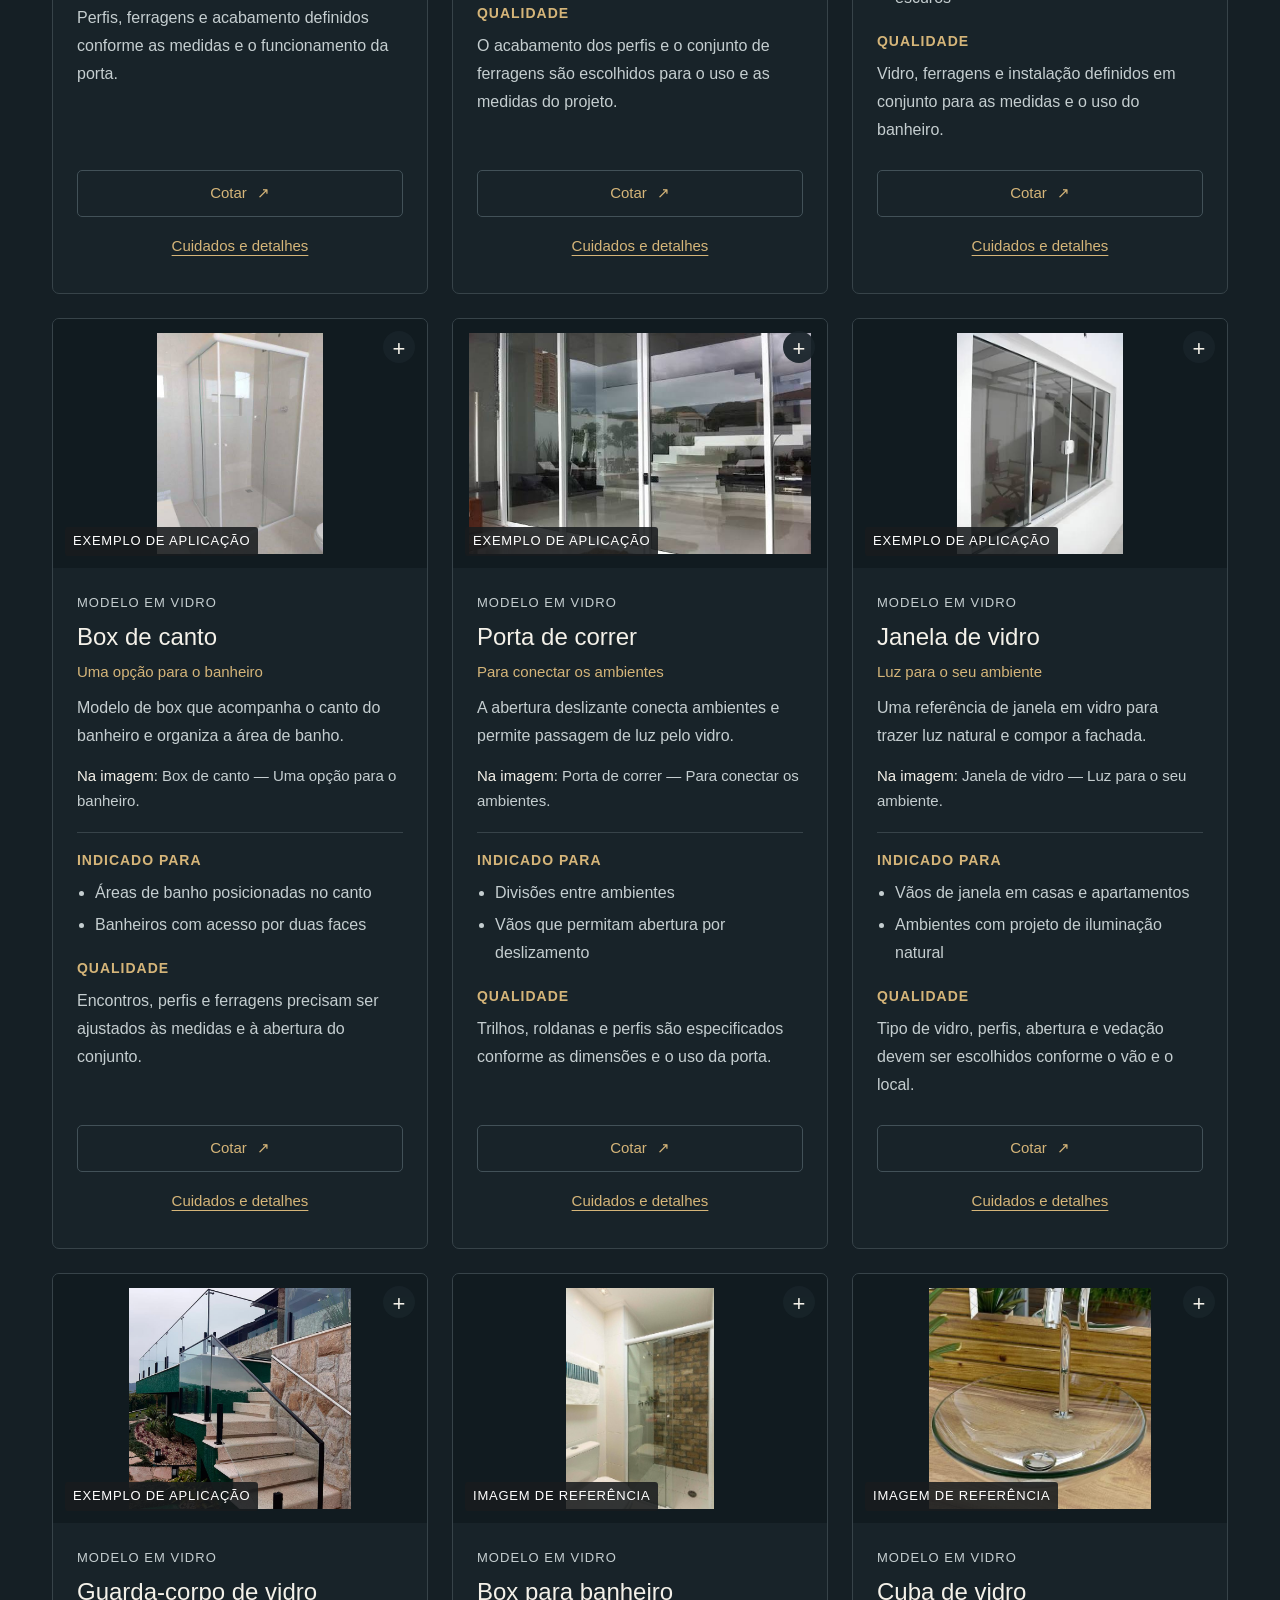
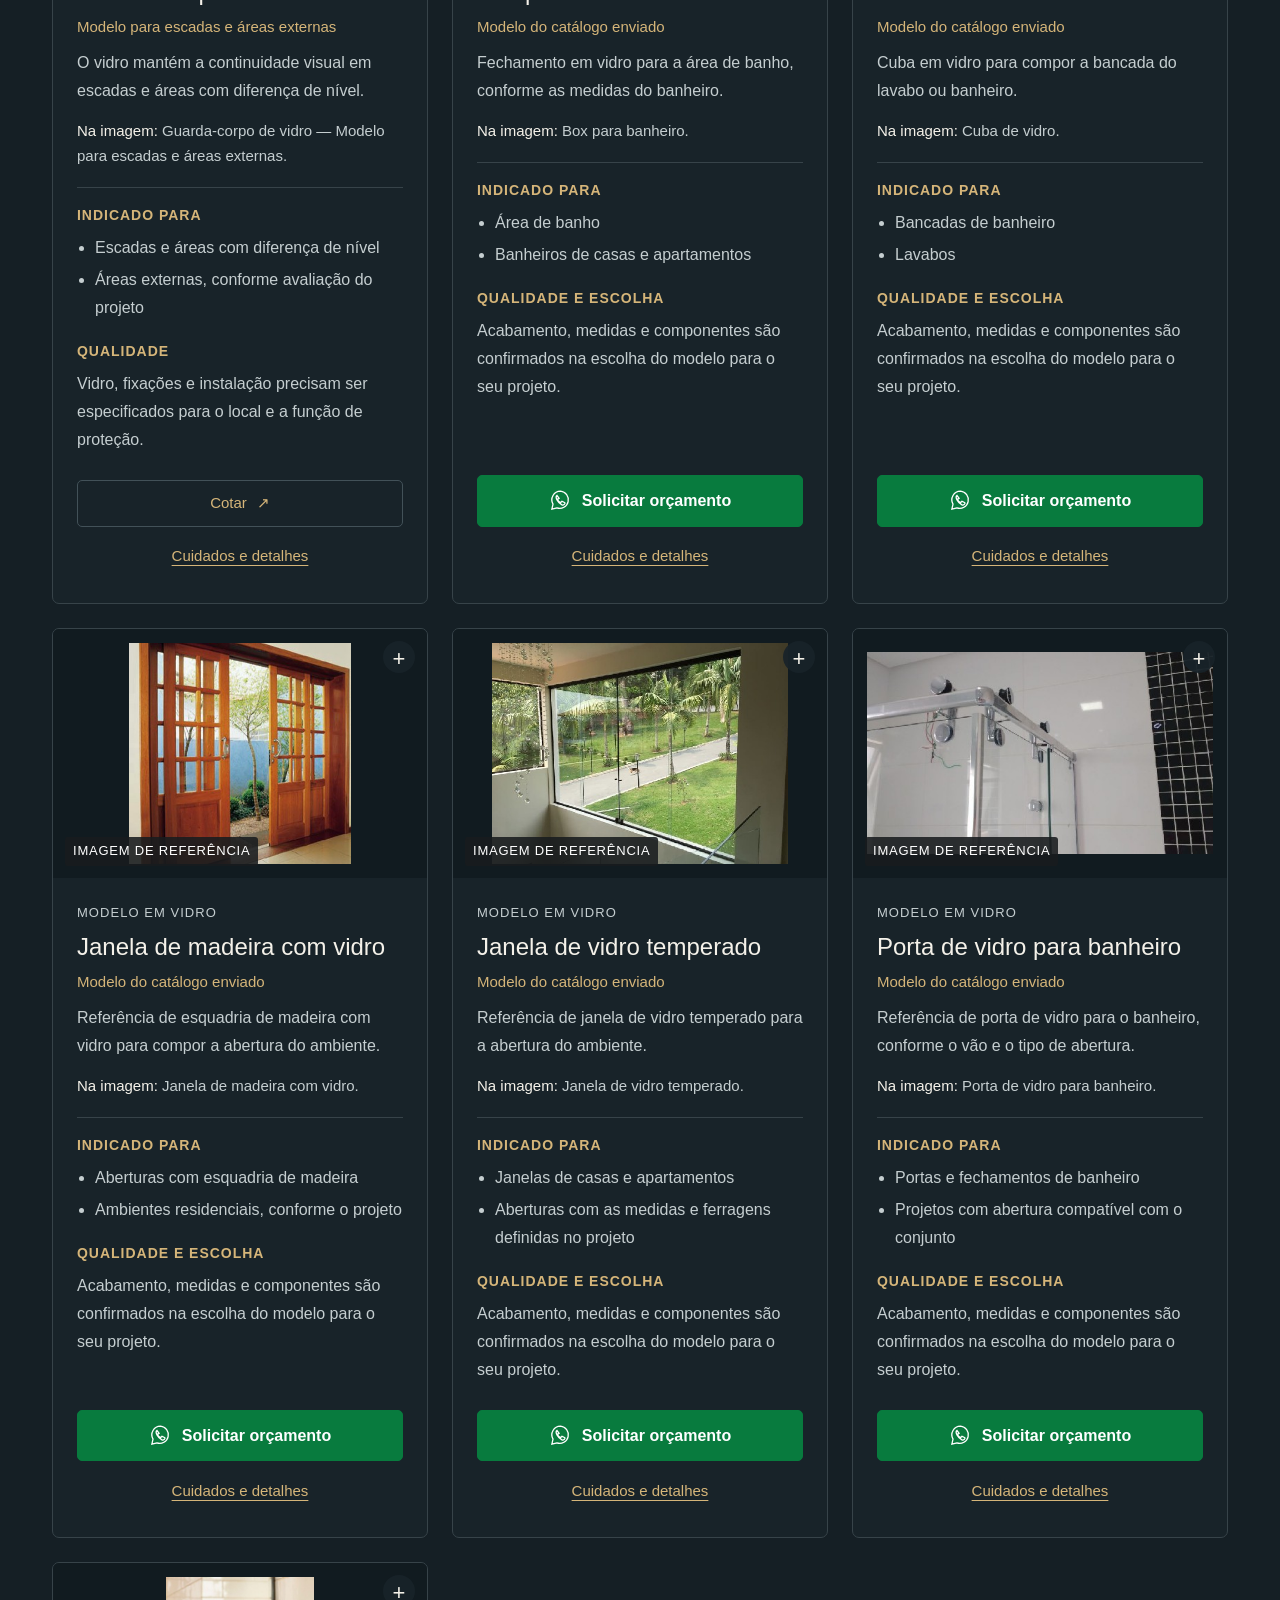
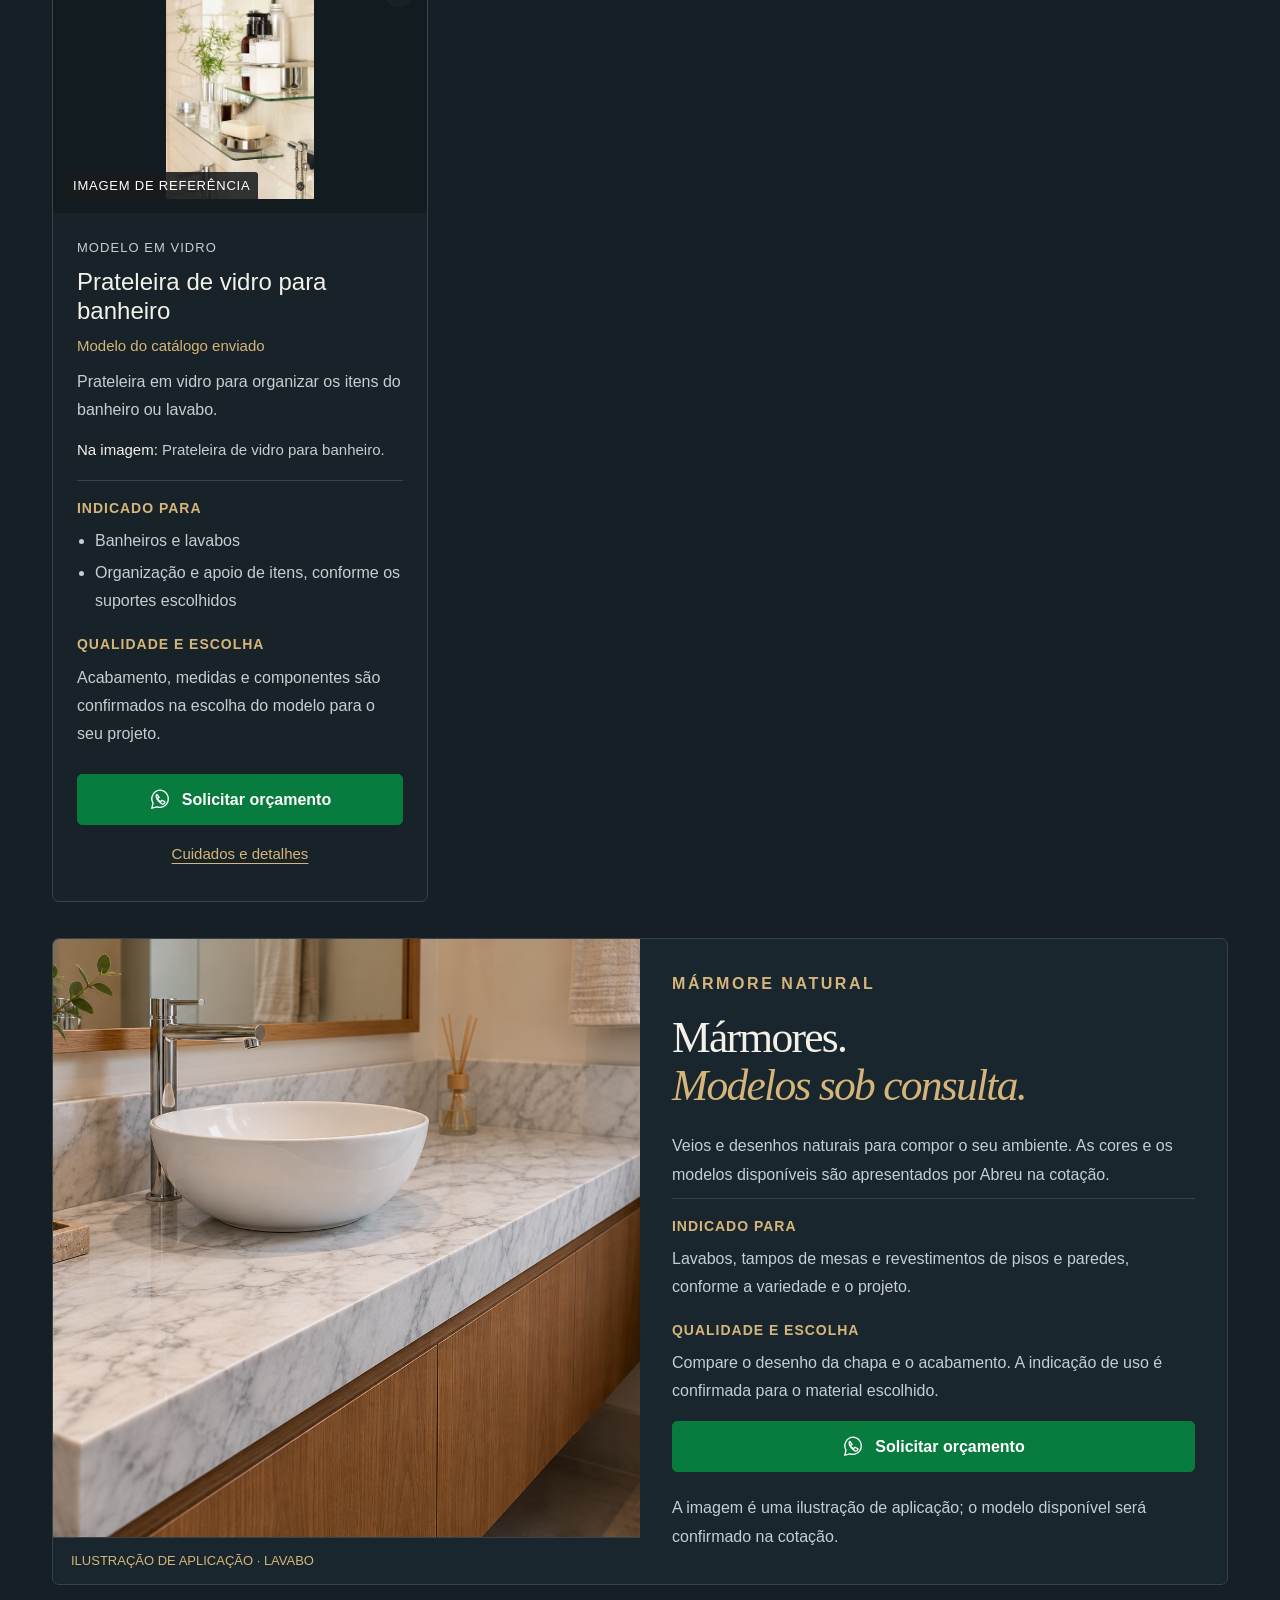
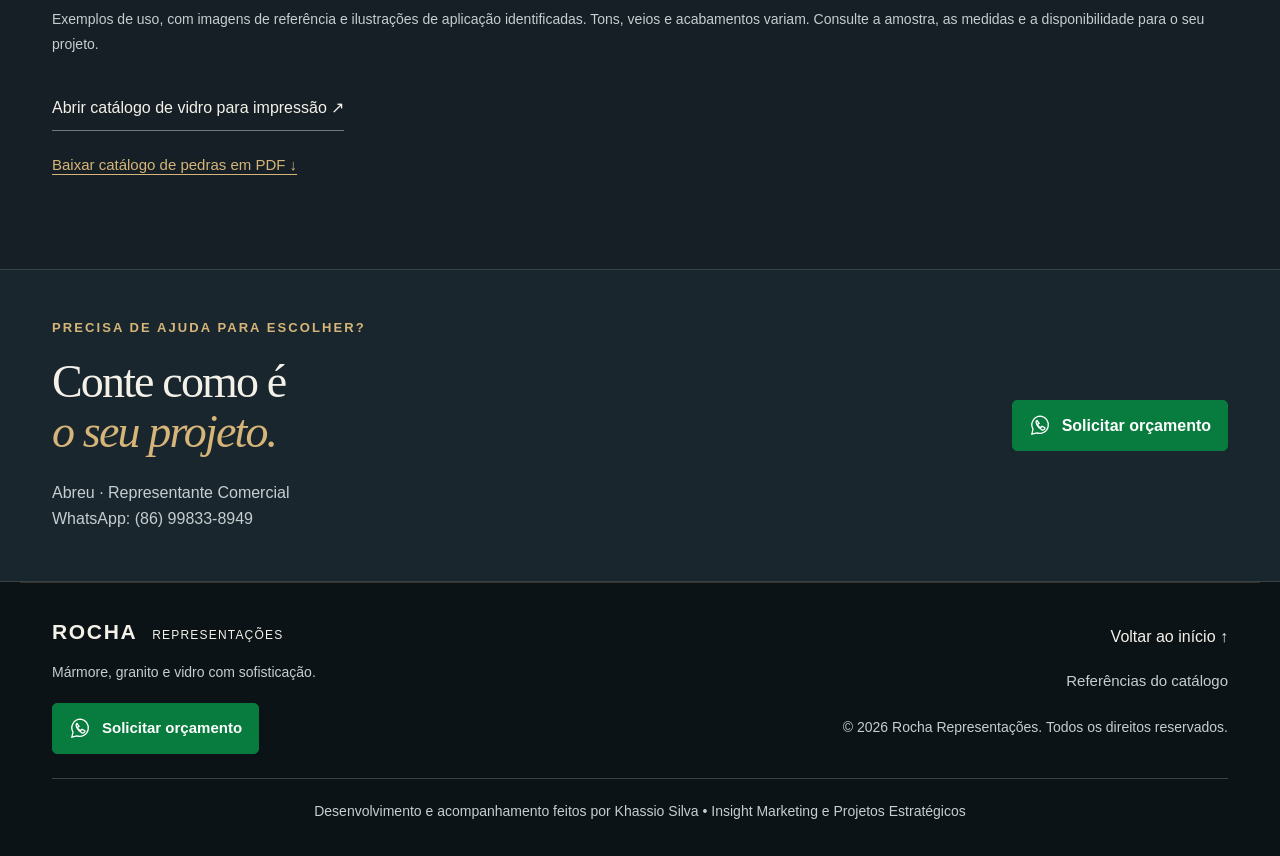
<file: materiais.html>
<!doctype html>
<html lang="pt-BR">
<head>
  <meta charset="UTF-8">
  <meta name="viewport" content="width=device-width, initial-scale=1">
  <meta name="theme-color" content="#10171b">
  <meta name="rocha-version" content="009">
  <meta name="description" content="Catálogo da Rocha Representações: granitos, superfícies e modelos em vidro com descrição, qualidade e indicação de uso. Consulte também o catálogo de mármores.">
  <meta property="og:title" content="Catálogo de materiais | Rocha Representações">
  <meta property="og:description" content="Mármore, granito e vidro. Explore o catálogo e converse sobre o seu projeto pelo WhatsApp.">
  <meta property="og:type" content="website">
  <title>Catálogo de materiais | Rocha Representações</title>
  <link rel="icon" href="assets/rocha-logo-transparente.png" type="image/png">
  <link rel="stylesheet" href="styles.css?v=009">
  <script src="catalog-data.js" defer></script>
  <script src="app.js" defer></script>
</head>
<body class="catalog-body">
  <a class="skip-link" href="#conteudo">Ir para o conteúdo</a>
  <header class="site-header">
    <div class="container header-inner">
      <a class="brand" href="index.html#inicio" aria-label="Rocha Representações, início">
        <span class="brand-symbol" aria-hidden="true"><img src="assets/rocha-logo-transparente.png" width="1254" height="1254" alt="" decoding="async"></span>
        <span class="brand-name"><span class="brand-word" aria-hidden="true"><img src="assets/rocha-logo-transparente.png" width="1254" height="1254" alt="" decoding="async"></span><span class="brand-caption">REPRESENTAÇÕES</span></span>
      </a>
      <button type="button" class="menu-toggle" aria-controls="navigation" aria-expanded="false" aria-label="Abrir menu"><span></span><span></span></button>
      <nav id="navigation" aria-label="Menu principal">
        <a href="materiais.html" aria-current="page">Materiais</a><a href="index.html#servicos">Serviços</a><a href="index.html#servicos-vidro">Vidros</a><a href="index.html#sobre">A Rocha</a>
        <a class="nav-quote button button-whatsapp" data-whatsapp href="https://wa.me/5586998338949?text=Ol%C3%A1%2C%20Abreu!%20Vim%20pelo%20site%20da%20Rocha%20Representa%C3%A7%C3%B5es%20e%20gostaria%20de%20solicitar%20um%20or%C3%A7amento." target="_blank" rel="noopener noreferrer"><svg class="whatsapp-icon" viewBox="0 0 32 32" aria-hidden="true"><path d="M16 3a12 12 0 0 0-10.4 18L4 28l7-1.7A12 12 0 1 0 16 3Z"/><path d="M11 9c-3 2 1 10 7 13 2 1 5-1 4-3l-4-2-2 2c-2-1-4-3-4-5l2-1-3-4Z"/></svg>Solicitar orçamento</a>
      </nav>
    </div>
  </header>

  <main id="conteudo" class="catalog-page section-light">
    <section class="catalog-intro" aria-labelledby="catalog-title">
      <div class="container"><nav class="breadcrumb" aria-label="Localização"><a href="index.html">Início</a><span aria-hidden="true">/</span><span aria-current="page">Materiais</span></nav><div class="catalog-intro-lead"><div><p class="eyebrow">TODOS OS MATERIAIS, EM UM SÓ LUGAR</p><h1 id="catalog-title">Materiais para<br><em>o seu projeto.</em></h1><p>Veja todos os materiais, onde usar e como ficam aplicados no ambiente. Escolha uma categoria ou explore a lista completa.</p><a class="button button-whatsapp intro-budget" data-whatsapp href="https://wa.me/5586998338949?text=Ol%C3%A1%2C%20Abreu%21%20Vim%20pelo%20site%20da%20Rocha%20Representa%C3%A7%C3%B5es%20e%20gostaria%20de%20solicitar%20um%20or%C3%A7amento." target="_blank" rel="noopener noreferrer"><svg class="whatsapp-icon" viewBox="0 0 32 32" aria-hidden="true"><path d="M16 3a12 12 0 0 0-10.4 18L4 28l7-1.7A12 12 0 1 0 16 3Z"/><path d="M11 9c-3 2 1 10 7 13 2 1 5-1 4-3l-4-2-2 2c-2-1-4-3-4-5l2-1-3-4Z"/></svg>Solicitar orçamento</a></div></div></div>
    </section>

    <section id="lista-materiais" class="full-catalog" aria-labelledby="catalog-list-title">
      <div class="container"><h2 id="catalog-list-title" class="sr-only">Catálogo completo de materiais e modelos</h2>
        <aside id="imported-highlight" class="imported-banner imported-highlight" aria-labelledby="imported-title"><div><p class="eyebrow">GRANITOS · MÁRMORES · SUPERFÍCIES</p><h2 id="imported-title">Trabalhamos com<br><em>toda a linha de importados.</em></h2><p class="imported-description">Consulte as opções, os acabamentos e a disponibilidade para o seu projeto.</p></div><a class="button button-whatsapp" data-whatsapp data-service="" data-material="Linha de importados" href="https://wa.me/5586998338949?text=Ol%C3%A1%2C%20Abreu%21%20Vim%20pelo%20site%20da%20Rocha%20Representa%C3%A7%C3%B5es%20e%20gostaria%20de%20solicitar%20um%20or%C3%A7amento.%0AMaterial%3A%20Linha%20de%20importados" target="_blank" rel="noopener noreferrer"><svg class="whatsapp-icon" viewBox="0 0 32 32" aria-hidden="true"><path d="M16 3a12 12 0 0 0-10.4 18L4 28l7-1.7A12 12 0 1 0 16 3Z"/><path d="M11 9c-3 2 1 10 7 13 2 1 5-1 4-3l-4-2-2 2c-2-1-4-3-4-5l2-1-3-4Z"/></svg>Solicitar orçamento</a></aside>
        <div id="catalog-tools" class="catalog-tools" hidden><div class="filters" role="group" aria-label="Filtrar por categoria"><button id="todos" type="button" class="filter active" data-filter="all" aria-pressed="true" aria-controls="catalog">Todos</button><button id="granitos" type="button" class="filter" data-filter="granito" aria-pressed="false" aria-controls="catalog">Granitos</button><button id="marmores" type="button" class="filter" data-filter="marmore" aria-pressed="false" aria-controls="catalogo-marmores">Mármores</button><button id="superficies" type="button" class="filter" data-filter="superficie" aria-pressed="false" aria-controls="catalog">Superfícies</button><button id="vidros" type="button" class="filter" data-filter="vidro" aria-pressed="false" aria-controls="catalog">Materiais de vidro</button></div><div class="catalog-search-row"><label for="catalog-search">Busque pelo material ou pelo uso<input id="catalog-search" type="search" placeholder="Ex.: Dallas, cozinha ou box" maxlength="100" aria-controls="catalog" aria-describedby="catalog-search-help"></label><button type="button" id="catalog-clear" class="catalog-clear" hidden>Limpar busca</button></div><p id="catalog-search-help" class="catalog-search-help">Você pode combinar a busca com uma categoria.</p></div>
        <div class="catalog-result-line"><p id="catalog-count" class="catalog-count" role="status" aria-live="polite">22 opções · 7 granitos, 2 superfícies e 13 modelos em vidro</p><a href="index.html" class="catalog-back">← Voltar ao início</a></div>
        <div id="catalog" class="catalog-grid" aria-label="Materiais e modelos disponíveis para consulta">
          <article id="preto-sao-gabriel" class="material-card catalog-card" data-catalog-item="preto-sao-gabriel">
            <button type="button" class="sample-button" data-material-details="preto-sao-gabriel" aria-label="Ver aplicação e detalhes de Preto São Gabriel" aria-haspopup="dialog"><img src="assets/aplicacao-preto-sao-gabriel.png" width="1536" height="1024" loading="lazy" decoding="async" alt="Ilustração de Bancada de cozinha com pia em Preto São Gabriel"><span class="sample-label">ILUSTRAÇÃO DE APLICAÇÃO</span><span class="sample-plus" aria-hidden="true">+</span></button>
            <div class="material-info"><p class="material-type">Granito natural</p><h3>Preto São Gabriel</h3><p class="material-description">Preto com reflexos minerais sutis, uma combinação sóbria para diferentes ambientes.</p><p class="application-context"><strong>Na imagem:</strong> Bancada de cozinha com pia.</p><figure class="material-swatch"><img src="assets/preto-sao-gabriel.jpg" width="72" height="72" loading="lazy" decoding="async" alt="Amostra de referência de Preto São Gabriel"><figcaption>Amostra de referência<span>Tons e grãos podem variar conforme a chapa.</span></figcaption></figure><dl class="material-facts"><div><dt>Indicado para</dt><dd><ul><li>Bancadas e ilhas de cozinha</li><li>Áreas gourmet e churrasqueiras</li><li>Lavabos, soleiras e escadas</li></ul></dd></div><div><dt>Qualidade</dt><dd>Boa resistência ao uso cotidiano, com beneficiamento e instalação adequados.</dd></div></dl><div class="material-actions"><button type="button" class="material-details" data-material-details="preto-sao-gabriel" aria-haspopup="dialog">Cuidados e detalhes</button><a class="material-cta" href="https://wa.me/5586998338949?text=Ol%C3%A1%2C%20Abreu%21%20Vim%20pelo%20site%20da%20Rocha%20Representa%C3%A7%C3%B5es%20e%20gostaria%20de%20solicitar%20um%20or%C3%A7amento.%0AMaterial%3A%20Preto%20S%C3%A3o%20Gabriel" target="_blank" rel="noopener noreferrer" aria-label="Solicitar orçamento de Preto São Gabriel">Cotar <span aria-hidden="true">↗</span></a></div></div>
          </article>
          <article id="verde-ubatuba" class="material-card catalog-card" data-catalog-item="verde-ubatuba">
            <button type="button" class="sample-button" data-material-details="verde-ubatuba" aria-label="Ver aplicação e detalhes de Verde Ubatuba" aria-haspopup="dialog"><img src="assets/aplicacao-verde-ubatuba.png" width="1536" height="1024" loading="lazy" decoding="async" alt="Ilustração de Bancada e balcão de cozinha em Verde Ubatuba"><span class="sample-label">ILUSTRAÇÃO DE APLICAÇÃO</span><span class="sample-plus" aria-hidden="true">+</span></button>
            <div class="material-info"><p class="material-type">Granito natural</p><h3>Verde Ubatuba</h3><p class="material-description">Verde profundo que combina com madeira, cores neutras e iluminação natural.</p><p class="application-context"><strong>Na imagem:</strong> Bancada e balcão de cozinha.</p><figure class="material-swatch"><img src="assets/verde-ubatuba.jpg" width="72" height="72" loading="lazy" decoding="async" alt="Amostra de referência de Verde Ubatuba"><figcaption>Amostra de referência<span>Tons e grãos podem variar conforme a chapa.</span></figcaption></figure><dl class="material-facts"><div><dt>Indicado para</dt><dd><ul><li>Bancadas e pias de cozinha</li><li>Balcões de atendimento</li><li>Áreas de serviço e lavabos</li></ul></dd></div><div><dt>Qualidade</dt><dd>Resistente para ambientes do dia a dia, com os cuidados usuais do granito e execução adequada.</dd></div></dl><div class="material-actions"><button type="button" class="material-details" data-material-details="verde-ubatuba" aria-haspopup="dialog">Cuidados e detalhes</button><a class="material-cta" href="https://wa.me/5586998338949?text=Ol%C3%A1%2C%20Abreu%21%20Vim%20pelo%20site%20da%20Rocha%20Representa%C3%A7%C3%B5es%20e%20gostaria%20de%20solicitar%20um%20or%C3%A7amento.%0AMaterial%3A%20Verde%20Ubatuba" target="_blank" rel="noopener noreferrer" aria-label="Solicitar orçamento de Verde Ubatuba">Cotar <span aria-hidden="true">↗</span></a></div></div>
          </article>
          <article id="cinza-andorinha" class="material-card catalog-card" data-catalog-item="cinza-andorinha">
            <button type="button" class="sample-button" data-material-details="cinza-andorinha" aria-label="Ver aplicação e detalhes de Cinza Andorinha" aria-haspopup="dialog"><img src="assets/aplicacao-cinza-andorinha.png" width="1536" height="1024" loading="lazy" decoding="async" alt="Ilustração de Bancada de lavanderia em Cinza Andorinha"><span class="sample-label">ILUSTRAÇÃO DE APLICAÇÃO</span><span class="sample-plus" aria-hidden="true">+</span></button>
            <div class="material-info"><p class="material-type">Granito natural</p><h3>Cinza Andorinha</h3><p class="material-description">Cinza pontilhado de aspecto discreto, fácil de combinar com branco, madeira e inox.</p><p class="application-context"><strong>Na imagem:</strong> Bancada de lavanderia.</p><figure class="material-swatch"><img src="assets/cinza-andorinha.jpg" width="72" height="72" loading="lazy" decoding="async" alt="Amostra de referência de Cinza Andorinha"><figcaption>Amostra de referência<span>Tons e grãos podem variar conforme a chapa.</span></figcaption></figure><dl class="material-facts"><div><dt>Indicado para</dt><dd><ul><li>Bancadas de cozinha e lavanderia</li><li>Escadas e soleiras</li><li>Pisos internos com acabamento adequado</li></ul></dd></div><div><dt>Qualidade</dt><dd>Boa resistência para bancadas e revestimentos; o desempenho depende da espessura, do acabamento e da instalação.</dd></div></dl><div class="material-actions"><button type="button" class="material-details" data-material-details="cinza-andorinha" aria-haspopup="dialog">Cuidados e detalhes</button><a class="material-cta" href="https://wa.me/5586998338949?text=Ol%C3%A1%2C%20Abreu%21%20Vim%20pelo%20site%20da%20Rocha%20Representa%C3%A7%C3%B5es%20e%20gostaria%20de%20solicitar%20um%20or%C3%A7amento.%0AMaterial%3A%20Cinza%20Andorinha" target="_blank" rel="noopener noreferrer" aria-label="Solicitar orçamento de Cinza Andorinha">Cotar <span aria-hidden="true">↗</span></a></div></div>
          </article>
          <article id="corumba" class="material-card catalog-card" data-catalog-item="corumba">
            <button type="button" class="sample-button" data-material-details="corumba" aria-label="Ver aplicação e detalhes de Cinza Corumbá" aria-haspopup="dialog"><img src="assets/aplicacao-corumba.png" width="1536" height="1024" loading="lazy" decoding="async" alt="Ilustração de Bancada de cozinha compacta em Cinza Corumbá"><span class="sample-label">ILUSTRAÇÃO DE APLICAÇÃO</span><span class="sample-plus" aria-hidden="true">+</span></button>
            <div class="material-info"><p class="material-type">Granito natural</p><h3>Cinza Corumbá</h3><p class="material-description">Tons de cinza com contrastes minerais mais marcados, para composições práticas.</p><p class="application-context"><strong>Na imagem:</strong> Bancada de cozinha compacta.</p><figure class="material-swatch"><img src="assets/corumba.jpg" width="72" height="72" loading="lazy" decoding="async" alt="Amostra de referência de Cinza Corumbá"><figcaption>Amostra de referência<span>Tons e grãos podem variar conforme a chapa.</span></figcaption></figure><dl class="material-facts"><div><dt>Indicado para</dt><dd><ul><li>Cozinhas e áreas de serviço</li><li>Bancadas de apoio e balcões</li><li>Soleiras e revestimentos</li></ul></dd></div><div><dt>Qualidade</dt><dd>Boa resistência ao uso diário e versatilidade, com acabamento adequado à aplicação.</dd></div></dl><div class="material-actions"><button type="button" class="material-details" data-material-details="corumba" aria-haspopup="dialog">Cuidados e detalhes</button><a class="material-cta" href="https://wa.me/5586998338949?text=Ol%C3%A1%2C%20Abreu%21%20Vim%20pelo%20site%20da%20Rocha%20Representa%C3%A7%C3%B5es%20e%20gostaria%20de%20solicitar%20um%20or%C3%A7amento.%0AMaterial%3A%20Cinza%20Corumb%C3%A1" target="_blank" rel="noopener noreferrer" aria-label="Solicitar orçamento de Cinza Corumbá">Cotar <span aria-hidden="true">↗</span></a></div></div>
          </article>
          <article id="branco-dallas" class="material-card catalog-card" data-catalog-item="branco-dallas">
            <button type="button" class="sample-button" data-material-details="branco-dallas" aria-label="Ver aplicação e detalhes de Branco Dallas" aria-haspopup="dialog"><img src="assets/aplicacao-branco-dallas.png" width="1536" height="1024" loading="lazy" decoding="async" alt="Ilustração de Ilha e bancada de cozinha em Branco Dallas"><span class="sample-label">ILUSTRAÇÃO DE APLICAÇÃO</span><span class="sample-plus" aria-hidden="true">+</span></button>
            <div class="material-info"><p class="material-type">Granito natural</p><h3>Branco Dallas</h3><p class="material-description">Base branca e cinza com textura mineral natural, para trazer claridade ao ambiente.</p><p class="application-context"><strong>Na imagem:</strong> Ilha e bancada de cozinha.</p><figure class="material-swatch"><img src="assets/branco-dallas.jpg" width="72" height="72" loading="lazy" decoding="async" alt="Amostra de referência de Branco Dallas"><figcaption>Amostra de referência<span>Tons e grãos podem variar conforme a chapa.</span></figcaption></figure><dl class="material-facts"><div><dt>Indicado para</dt><dd><ul><li>Bancadas e ilhas de cozinha</li><li>Lavabos e tampos de banheiro</li><li>Áreas internas de convívio</li></ul></dd></div><div><dt>Qualidade</dt><dd>Resistência característica do granito. Por ser uma pedra clara, avalie a absorção e a proteção contra manchas.</dd></div></dl><div class="material-actions"><button type="button" class="material-details" data-material-details="branco-dallas" aria-haspopup="dialog">Cuidados e detalhes</button><a class="material-cta" href="https://wa.me/5586998338949?text=Ol%C3%A1%2C%20Abreu%21%20Vim%20pelo%20site%20da%20Rocha%20Representa%C3%A7%C3%B5es%20e%20gostaria%20de%20solicitar%20um%20or%C3%A7amento.%0AMaterial%3A%20Branco%20Dallas" target="_blank" rel="noopener noreferrer" aria-label="Solicitar orçamento de Branco Dallas">Cotar <span aria-hidden="true">↗</span></a></div></div>
          </article>
          <article id="branco-alfa" class="material-card catalog-card" data-catalog-item="branco-alfa">
            <button type="button" class="sample-button" data-material-details="branco-alfa" aria-label="Ver aplicação e detalhes de Branco Alpha" aria-haspopup="dialog"><img src="assets/aplicacao-branco-alfa.png" width="1536" height="1024" loading="lazy" decoding="async" alt="Ilustração de Bancada de banheiro com cuba de apoio em Branco Alpha"><span class="sample-label">ILUSTRAÇÃO DE APLICAÇÃO</span><span class="sample-plus" aria-hidden="true">+</span></button>
            <div class="material-info"><p class="material-type">Granito natural</p><h3>Branco Alpha</h3><p class="material-description">Branco pontilhado com variações sutis, uma opção clara para pisos e peças sob medida.</p><p class="application-context"><strong>Na imagem:</strong> Bancada de banheiro com cuba de apoio.</p><figure class="material-swatch"><img src="assets/branco-alpha-pdf.png" width="72" height="72" loading="lazy" decoding="async" alt="Simulação de tonalidade de Branco Alpha"><figcaption>Simulação de tonalidade<span>Tons e grãos podem variar conforme a chapa.</span></figcaption></figure><dl class="material-facts"><div><dt>Indicado para</dt><dd><ul><li>Bancadas de cozinha e lavabos</li><li>Pisos, escadas e soleiras</li><li>Revestimentos e áreas de circulação</li></ul></dd></div><div><dt>Qualidade</dt><dd>Boa resistência mecânica. Confirme a absorção e a proteção da chapa escolhida para o projeto.</dd></div></dl><div class="material-actions"><button type="button" class="material-details" data-material-details="branco-alfa" aria-haspopup="dialog">Cuidados e detalhes</button><a class="material-cta" href="https://wa.me/5586998338949?text=Ol%C3%A1%2C%20Abreu%21%20Vim%20pelo%20site%20da%20Rocha%20Representa%C3%A7%C3%B5es%20e%20gostaria%20de%20solicitar%20um%20or%C3%A7amento.%0AMaterial%3A%20Branco%20Alpha" target="_blank" rel="noopener noreferrer" aria-label="Solicitar orçamento de Branco Alpha">Cotar <span aria-hidden="true">↗</span></a></div></div>
          </article>
          <article id="preto-absoluto" class="material-card catalog-card" data-catalog-item="preto-absoluto">
            <button type="button" class="sample-button" data-material-details="preto-absoluto" aria-label="Ver aplicação e detalhes de Preto Absoluto" aria-haspopup="dialog"><img src="assets/aplicacao-preto-absoluto.png" width="1536" height="1024" loading="lazy" decoding="async" alt="Ilustração de Bancada de lavabo em Preto Absoluto"><span class="sample-label">ILUSTRAÇÃO DE APLICAÇÃO</span><span class="sample-plus" aria-hidden="true">+</span></button>
            <div class="material-info"><p class="material-type">Granito · origem a confirmar</p><h3>Preto Absoluto</h3><p class="material-description">Preto de aspecto compacto e granulação pouco perceptível, para composições de linhas simples.</p><p class="application-context"><strong>Na imagem:</strong> Bancada de lavabo.</p><figure class="material-swatch"><img src="assets/preto-absoluto.jpg" width="72" height="72" loading="lazy" decoding="async" alt="Amostra de referência de Preto Absoluto"><figcaption>Amostra de referência<span>Tons e grãos podem variar conforme a chapa.</span></figcaption></figure><dl class="material-facts"><div><dt>Indicado para</dt><dd><ul><li>Ilhas e bancadas de cozinha</li><li>Lavabos</li><li>Balcões e detalhes arquitetônicos</li></ul></dd></div><div><dt>Qualidade</dt><dd>Boa resistência conforme a variedade fornecida. O nome comercial pode reunir pedras de origens diferentes.</dd></div></dl><div class="material-actions"><button type="button" class="material-details" data-material-details="preto-absoluto" aria-haspopup="dialog">Cuidados e detalhes</button><a class="material-cta" href="https://wa.me/5586998338949?text=Ol%C3%A1%2C%20Abreu%21%20Vim%20pelo%20site%20da%20Rocha%20Representa%C3%A7%C3%B5es%20e%20gostaria%20de%20solicitar%20um%20or%C3%A7amento.%0AMaterial%3A%20Preto%20Absoluto" target="_blank" rel="noopener noreferrer" aria-label="Solicitar orçamento de Preto Absoluto">Cotar <span aria-hidden="true">↗</span></a></div></div>
          </article>
          <article id="silestone" class="material-card catalog-card" data-catalog-item="silestone">
            <button type="button" class="sample-button" data-material-details="silestone" aria-label="Ver aplicação e detalhes de Silestone" aria-haspopup="dialog"><img src="assets/silestone.jpg" width="1536" height="1024" loading="lazy" decoding="async" alt="Referência de Bancada e ilha de cozinha interna em Silestone"><span class="sample-label">EXEMPLO DE APLICAÇÃO</span><span class="sample-plus" aria-hidden="true">+</span></button>
            <div class="material-info"><p class="material-type">Superfície industrializada</p><h3>Silestone</h3><p class="material-description">Linha de superfícies da Cosentino, com cores uniformes e padrões com veios para interiores.</p><p class="application-context"><strong>Na imagem:</strong> Bancada e ilha de cozinha interna.</p><dl class="material-facts"><div><dt>Indicado para</dt><dd><ul><li>Bancadas e ilhas de cozinha internas</li><li>Tampos, pias e bancadas de banheiro</li><li>Revestimentos e mobiliário interno</li></ul></dd></div><div><dt>Qualidade</dt><dd>Baixa porosidade e boa resistência a manchas no uso adequado, conforme a especificação da Cosentino.</dd></div></dl><div class="material-actions"><button type="button" class="material-details" data-material-details="silestone" aria-haspopup="dialog">Cuidados e detalhes</button><a class="material-cta" href="https://wa.me/5586998338949?text=Ol%C3%A1%2C%20Abreu%21%20Vim%20pelo%20site%20da%20Rocha%20Representa%C3%A7%C3%B5es%20e%20gostaria%20de%20solicitar%20um%20or%C3%A7amento.%0AMaterial%3A%20Silestone" target="_blank" rel="noopener noreferrer" aria-label="Solicitar orçamento de Silestone">Cotar <span aria-hidden="true">↗</span></a></div></div>
          </article>
          <article id="nanoglass" class="material-card catalog-card" data-catalog-item="nanoglass">
            <button type="button" class="sample-button" data-material-details="nanoglass" aria-label="Ver aplicação e detalhes de Nano Glass" aria-haspopup="dialog"><img src="assets/aplicacao-nanoglass.png" width="1536" height="1024" loading="lazy" decoding="async" alt="Ilustração de Bancada de banheiro em Nano Glass"><span class="sample-label">ILUSTRAÇÃO DE APLICAÇÃO</span><span class="sample-plus" aria-hidden="true">+</span></button>
            <div class="material-info"><p class="material-type">Superfície industrializada</p><h3>Nano Glass</h3><p class="material-description">Branco luminoso e homogêneo para bancadas de banheiro e detalhes de interiores.</p><p class="application-context"><strong>Na imagem:</strong> Bancada de banheiro.</p><figure class="material-swatch"><img src="assets/nanoglass.jpg" width="72" height="72" loading="lazy" decoding="async" alt="Amostra de referência de Nano Glass"><figcaption>Amostra de referência<span>Tons e grãos podem variar conforme a chapa.</span></figcaption></figure><dl class="material-facts"><div><dt>Indicado para</dt><dd><ul><li>Lavabos e bancadas de banheiro</li><li>Bancadas decorativas internas</li><li>Revestimentos e detalhes de mobiliário</li></ul></dd></div><div><dt>Qualidade</dt><dd>Baixa absorção e limpeza simples; o desempenho varia conforme o fabricante e a composição do produto.</dd></div></dl><div class="material-actions"><button type="button" class="material-details" data-material-details="nanoglass" aria-haspopup="dialog">Cuidados e detalhes</button><a class="material-cta" href="https://wa.me/5586998338949?text=Ol%C3%A1%2C%20Abreu%21%20Vim%20pelo%20site%20da%20Rocha%20Representa%C3%A7%C3%B5es%20e%20gostaria%20de%20solicitar%20um%20or%C3%A7amento.%0AMaterial%3A%20Nano%20Glass" target="_blank" rel="noopener noreferrer" aria-label="Solicitar orçamento de Nano Glass">Cotar <span aria-hidden="true">↗</span></a></div></div>
          </article>
          <article id="porta-vidro-escura" class="material-card catalog-card catalog-glass" data-catalog-item="porta-vidro-escura">
            <button type="button" class="sample-button" data-material-details="porta-vidro-escura" aria-label="Ver aplicação e detalhes de Porta de vidro — Modelo com perfis escuros" aria-haspopup="dialog"><img src="assets/vidro-porta-preta.jpg" width="1536" height="1024" loading="lazy" decoding="async" alt="Referência de Porta de vidro — Modelo com perfis escuros em Porta de vidro"><span class="sample-label">EXEMPLO DE APLICAÇÃO</span><span class="sample-plus" aria-hidden="true">+</span></button>
            <div class="material-info"><p class="material-type">Modelo em vidro</p><h3>Porta de vidro</h3><p class="material-variant">Modelo com perfis escuros</p><p class="material-description">O vidro e os perfis escuros formam uma divisão com contraste e passagem de luz.</p><p class="application-context"><strong>Na imagem:</strong> Porta de vidro — Modelo com perfis escuros.</p><dl class="material-facts"><div><dt>Indicado para</dt><dd><ul><li>Acessos e divisões entre ambientes</li><li>Casas e apartamentos, conforme o projeto</li></ul></dd></div><div><dt>Qualidade</dt><dd>Perfis, ferragens e acabamento definidos conforme as medidas e o funcionamento da porta.</dd></div></dl><div class="material-actions"><button type="button" class="material-details" data-material-details="porta-vidro-escura" aria-haspopup="dialog">Cuidados e detalhes</button><a class="material-cta" href="https://wa.me/5586998338949?text=Ol%C3%A1%2C%20Abreu%21%20Vim%20pelo%20site%20da%20Rocha%20Representa%C3%A7%C3%B5es%20e%20gostaria%20de%20solicitar%20um%20or%C3%A7amento.%0ATipo%20de%20servi%C3%A7o%3A%20Porta%20de%20vidro%0ADetalhes%20do%20projeto%3A%20Modelo%20de%20refer%C3%AAncia%3A%20Porta%20de%20vidro%20%E2%80%94%20Modelo%20com%20perfis%20escuros" target="_blank" rel="noopener noreferrer" aria-label="Solicitar orçamento de Porta de vidro — Modelo com perfis escuros">Cotar <span aria-hidden="true">↗</span></a></div></div>
          </article>
          <article id="porta-vidro-clara" class="material-card catalog-card catalog-glass" data-catalog-item="porta-vidro-clara">
            <button type="button" class="sample-button" data-material-details="porta-vidro-clara" aria-label="Ver aplicação e detalhes de Porta de vidro — Modelo com perfis claros" aria-haspopup="dialog"><img src="assets/vidro-porta-branca.webp" width="1536" height="1024" loading="lazy" decoding="async" alt="Referência de Porta de vidro — Modelo com perfis claros em Porta de vidro"><span class="sample-label">EXEMPLO DE APLICAÇÃO</span><span class="sample-plus" aria-hidden="true">+</span></button>
            <div class="material-info"><p class="material-type">Modelo em vidro</p><h3>Porta de vidro</h3><p class="material-variant">Modelo com perfis claros</p><p class="material-description">Uma referência de porta com perfis claros, para combinar com ambientes de cores suaves.</p><p class="application-context"><strong>Na imagem:</strong> Porta de vidro — Modelo com perfis claros.</p><dl class="material-facts"><div><dt>Indicado para</dt><dd><ul><li>Acessos e divisões entre ambientes</li><li>Projetos com esquadrias de cores claras</li></ul></dd></div><div><dt>Qualidade</dt><dd>O acabamento dos perfis e o conjunto de ferragens são escolhidos para o uso e as medidas do projeto.</dd></div></dl><div class="material-actions"><button type="button" class="material-details" data-material-details="porta-vidro-clara" aria-haspopup="dialog">Cuidados e detalhes</button><a class="material-cta" href="https://wa.me/5586998338949?text=Ol%C3%A1%2C%20Abreu%21%20Vim%20pelo%20site%20da%20Rocha%20Representa%C3%A7%C3%B5es%20e%20gostaria%20de%20solicitar%20um%20or%C3%A7amento.%0ATipo%20de%20servi%C3%A7o%3A%20Porta%20de%20vidro%0ADetalhes%20do%20projeto%3A%20Modelo%20de%20refer%C3%AAncia%3A%20Porta%20de%20vidro%20%E2%80%94%20Modelo%20com%20perfis%20claros" target="_blank" rel="noopener noreferrer" aria-label="Solicitar orçamento de Porta de vidro — Modelo com perfis claros">Cotar <span aria-hidden="true">↗</span></a></div></div>
          </article>
          <article id="box-vidro-escuro" class="material-card catalog-card catalog-glass" data-catalog-item="box-vidro-escuro">
            <button type="button" class="sample-button" data-material-details="box-vidro-escuro" aria-label="Ver aplicação e detalhes de Box para banheiro — Modelo com perfis escuros" aria-haspopup="dialog"><img src="assets/vidro-box-preto.jpg" width="1536" height="1024" loading="lazy" decoding="async" alt="Referência de Box para banheiro — Modelo com perfis escuros em Box para banheiro"><span class="sample-label">EXEMPLO DE APLICAÇÃO</span><span class="sample-plus" aria-hidden="true">+</span></button>
            <div class="material-info"><p class="material-type">Modelo em vidro</p><h3>Box para banheiro</h3><p class="material-variant">Modelo com perfis escuros</p><p class="material-description">Box de vidro com perfis escuros para delimitar a área de banho e compor o banheiro.</p><p class="application-context"><strong>Na imagem:</strong> Box para banheiro — Modelo com perfis escuros.</p><dl class="material-facts"><div><dt>Indicado para</dt><dd><ul><li>Área de banho de casas e apartamentos</li><li>Banheiros com composição em tons escuros</li></ul></dd></div><div><dt>Qualidade</dt><dd>Vidro, ferragens e instalação definidos em conjunto para as medidas e o uso do banheiro.</dd></div></dl><div class="material-actions"><button type="button" class="material-details" data-material-details="box-vidro-escuro" aria-haspopup="dialog">Cuidados e detalhes</button><a class="material-cta" href="https://wa.me/5586998338949?text=Ol%C3%A1%2C%20Abreu%21%20Vim%20pelo%20site%20da%20Rocha%20Representa%C3%A7%C3%B5es%20e%20gostaria%20de%20solicitar%20um%20or%C3%A7amento.%0ATipo%20de%20servi%C3%A7o%3A%20Box%20para%20banheiro%0ADetalhes%20do%20projeto%3A%20Modelo%20de%20refer%C3%AAncia%3A%20Box%20para%20banheiro%20%E2%80%94%20Modelo%20com%20perfis%20escuros" target="_blank" rel="noopener noreferrer" aria-label="Solicitar orçamento de Box para banheiro — Modelo com perfis escuros">Cotar <span aria-hidden="true">↗</span></a></div></div>
          </article>
          <article id="box-de-canto" class="material-card catalog-card catalog-glass" data-catalog-item="box-de-canto">
            <button type="button" class="sample-button" data-material-details="box-de-canto" aria-label="Ver aplicação e detalhes de Box de canto — Uma opção para o banheiro" aria-haspopup="dialog"><img src="assets/vidro-box-canto.jpg" width="1536" height="1024" loading="lazy" decoding="async" alt="Referência de Box de canto — Uma opção para o banheiro em Box de canto"><span class="sample-label">EXEMPLO DE APLICAÇÃO</span><span class="sample-plus" aria-hidden="true">+</span></button>
            <div class="material-info"><p class="material-type">Modelo em vidro</p><h3>Box de canto</h3><p class="material-variant">Uma opção para o banheiro</p><p class="material-description">Modelo de box que acompanha o canto do banheiro e organiza a área de banho.</p><p class="application-context"><strong>Na imagem:</strong> Box de canto — Uma opção para o banheiro.</p><dl class="material-facts"><div><dt>Indicado para</dt><dd><ul><li>Áreas de banho posicionadas no canto</li><li>Banheiros com acesso por duas faces</li></ul></dd></div><div><dt>Qualidade</dt><dd>Encontros, perfis e ferragens precisam ser ajustados às medidas e à abertura do conjunto.</dd></div></dl><div class="material-actions"><button type="button" class="material-details" data-material-details="box-de-canto" aria-haspopup="dialog">Cuidados e detalhes</button><a class="material-cta" href="https://wa.me/5586998338949?text=Ol%C3%A1%2C%20Abreu%21%20Vim%20pelo%20site%20da%20Rocha%20Representa%C3%A7%C3%B5es%20e%20gostaria%20de%20solicitar%20um%20or%C3%A7amento.%0ATipo%20de%20servi%C3%A7o%3A%20Box%20de%20canto%20para%20banheiro%0ADetalhes%20do%20projeto%3A%20Modelo%20de%20refer%C3%AAncia%3A%20Box%20de%20canto%20%E2%80%94%20Uma%20op%C3%A7%C3%A3o%20para%20o%20banheiro" target="_blank" rel="noopener noreferrer" aria-label="Solicitar orçamento de Box de canto — Uma opção para o banheiro">Cotar <span aria-hidden="true">↗</span></a></div></div>
          </article>
          <article id="porta-de-correr" class="material-card catalog-card catalog-glass" data-catalog-item="porta-de-correr">
            <button type="button" class="sample-button" data-material-details="porta-de-correr" aria-label="Ver aplicação e detalhes de Porta de correr — Para conectar os ambientes" aria-haspopup="dialog"><img src="assets/vidro-porta-correr.jpg" width="1536" height="1024" loading="lazy" decoding="async" alt="Referência de Porta de correr — Para conectar os ambientes em Porta de correr"><span class="sample-label">EXEMPLO DE APLICAÇÃO</span><span class="sample-plus" aria-hidden="true">+</span></button>
            <div class="material-info"><p class="material-type">Modelo em vidro</p><h3>Porta de correr</h3><p class="material-variant">Para conectar os ambientes</p><p class="material-description">A abertura deslizante conecta ambientes e permite passagem de luz pelo vidro.</p><p class="application-context"><strong>Na imagem:</strong> Porta de correr — Para conectar os ambientes.</p><dl class="material-facts"><div><dt>Indicado para</dt><dd><ul><li>Divisões entre ambientes</li><li>Vãos que permitam abertura por deslizamento</li></ul></dd></div><div><dt>Qualidade</dt><dd>Trilhos, roldanas e perfis são especificados conforme as dimensões e o uso da porta.</dd></div></dl><div class="material-actions"><button type="button" class="material-details" data-material-details="porta-de-correr" aria-haspopup="dialog">Cuidados e detalhes</button><a class="material-cta" href="https://wa.me/5586998338949?text=Ol%C3%A1%2C%20Abreu%21%20Vim%20pelo%20site%20da%20Rocha%20Representa%C3%A7%C3%B5es%20e%20gostaria%20de%20solicitar%20um%20or%C3%A7amento.%0ATipo%20de%20servi%C3%A7o%3A%20Porta%20de%20correr%20em%20vidro%0ADetalhes%20do%20projeto%3A%20Modelo%20de%20refer%C3%AAncia%3A%20Porta%20de%20correr%20%E2%80%94%20Para%20conectar%20os%20ambientes" target="_blank" rel="noopener noreferrer" aria-label="Solicitar orçamento de Porta de correr — Para conectar os ambientes">Cotar <span aria-hidden="true">↗</span></a></div></div>
          </article>
          <article id="janela-de-vidro" class="material-card catalog-card catalog-glass" data-catalog-item="janela-de-vidro">
            <button type="button" class="sample-button" data-material-details="janela-de-vidro" aria-label="Ver aplicação e detalhes de Janela de vidro — Luz para o seu ambiente" aria-haspopup="dialog"><img src="assets/vidro-janela.jpg" width="1536" height="1024" loading="lazy" decoding="async" alt="Referência de Janela de vidro — Luz para o seu ambiente em Janela de vidro"><span class="sample-label">EXEMPLO DE APLICAÇÃO</span><span class="sample-plus" aria-hidden="true">+</span></button>
            <div class="material-info"><p class="material-type">Modelo em vidro</p><h3>Janela de vidro</h3><p class="material-variant">Luz para o seu ambiente</p><p class="material-description">Uma referência de janela em vidro para trazer luz natural e compor a fachada.</p><p class="application-context"><strong>Na imagem:</strong> Janela de vidro — Luz para o seu ambiente.</p><dl class="material-facts"><div><dt>Indicado para</dt><dd><ul><li>Vãos de janela em casas e apartamentos</li><li>Ambientes com projeto de iluminação natural</li></ul></dd></div><div><dt>Qualidade</dt><dd>Tipo de vidro, perfis, abertura e vedação devem ser escolhidos conforme o vão e o local.</dd></div></dl><div class="material-actions"><button type="button" class="material-details" data-material-details="janela-de-vidro" aria-haspopup="dialog">Cuidados e detalhes</button><a class="material-cta" href="https://wa.me/5586998338949?text=Ol%C3%A1%2C%20Abreu%21%20Vim%20pelo%20site%20da%20Rocha%20Representa%C3%A7%C3%B5es%20e%20gostaria%20de%20solicitar%20um%20or%C3%A7amento.%0ATipo%20de%20servi%C3%A7o%3A%20Janela%20de%20vidro%0ADetalhes%20do%20projeto%3A%20Modelo%20de%20refer%C3%AAncia%3A%20Janela%20de%20vidro%20%E2%80%94%20Luz%20para%20o%20seu%20ambiente" target="_blank" rel="noopener noreferrer" aria-label="Solicitar orçamento de Janela de vidro — Luz para o seu ambiente">Cotar <span aria-hidden="true">↗</span></a></div></div>
          </article>
          <article id="guarda-corpo-de-vidro" class="material-card catalog-card catalog-glass" data-catalog-item="guarda-corpo-de-vidro">
            <button type="button" class="sample-button" data-material-details="guarda-corpo-de-vidro" aria-label="Ver aplicação e detalhes de Guarda-corpo de vidro — Modelo para escadas e áreas externas" aria-haspopup="dialog"><img src="assets/vidro-guarda-corpo.jpg" width="1536" height="1024" loading="lazy" decoding="async" alt="Referência de Guarda-corpo de vidro — Modelo para escadas e áreas externas em Guarda-corpo de vidro"><span class="sample-label">EXEMPLO DE APLICAÇÃO</span><span class="sample-plus" aria-hidden="true">+</span></button>
            <div class="material-info"><p class="material-type">Modelo em vidro</p><h3>Guarda-corpo de vidro</h3><p class="material-variant">Modelo para escadas e áreas externas</p><p class="material-description">O vidro mantém a continuidade visual em escadas e áreas com diferença de nível.</p><p class="application-context"><strong>Na imagem:</strong> Guarda-corpo de vidro — Modelo para escadas e áreas externas.</p><dl class="material-facts"><div><dt>Indicado para</dt><dd><ul><li>Escadas e áreas com diferença de nível</li><li>Áreas externas, conforme avaliação do projeto</li></ul></dd></div><div><dt>Qualidade</dt><dd>Vidro, fixações e instalação precisam ser especificados para o local e a função de proteção.</dd></div></dl><div class="material-actions"><button type="button" class="material-details" data-material-details="guarda-corpo-de-vidro" aria-haspopup="dialog">Cuidados e detalhes</button><a class="material-cta" href="https://wa.me/5586998338949?text=Ol%C3%A1%2C%20Abreu%21%20Vim%20pelo%20site%20da%20Rocha%20Representa%C3%A7%C3%B5es%20e%20gostaria%20de%20solicitar%20um%20or%C3%A7amento.%0ATipo%20de%20servi%C3%A7o%3A%20Guarda-corpo%20de%20vidro%0ADetalhes%20do%20projeto%3A%20Modelo%20de%20refer%C3%AAncia%3A%20Guarda-corpo%20de%20vidro%20%E2%80%94%20Modelo%20para%20escadas%20e%20%C3%A1reas%20externas" target="_blank" rel="noopener noreferrer" aria-label="Solicitar orçamento de Guarda-corpo de vidro — Modelo para escadas e áreas externas">Cotar <span aria-hidden="true">↗</span></a></div></div>
          </article><article id="vidro-catalogo-box-banheiro" class="material-card catalog-card catalog-glass" data-catalog-item="vidro-catalogo-box-banheiro"><button type="button" class="sample-button" data-material-details="vidro-catalogo-box-banheiro" aria-label="Ver aplicação e detalhes de Box para banheiro" aria-haspopup="dialog"><img src="assets/vidro-catalogo-box-banheiro.jpg" width="333" height="500" loading="lazy" decoding="async" alt="Box para banheiro — imagem de referência do catálogo enviado"><span class="sample-label">IMAGEM DE REFERÊNCIA</span><span class="sample-plus" aria-hidden="true">+</span></button><div class="material-info"><p class="material-type">Modelo em vidro</p><h3>Box para banheiro</h3><p class="material-variant">Modelo do catálogo enviado</p><p class="material-description">Fechamento em vidro para a área de banho, conforme as medidas do banheiro.</p><p class="application-context"><strong>Na imagem:</strong> Box para banheiro.</p><dl class="material-facts"><div><dt>Indicado para</dt><dd><ul><li>Área de banho</li><li>Banheiros de casas e apartamentos</li></ul></dd></div><div><dt>Qualidade e escolha</dt><dd>Acabamento, medidas e componentes são confirmados na escolha do modelo para o seu projeto.</dd></div></dl><div class="material-actions"><button type="button" class="material-details" data-material-details="vidro-catalogo-box-banheiro" aria-haspopup="dialog">Cuidados e detalhes</button><a class="material-cta button button-whatsapp" href="https://wa.me/5586998338949?text=Ol%C3%A1%2C%20Abreu%21%20Vim%20pelo%20site%20da%20Rocha%20Representa%C3%A7%C3%B5es%20e%20gostaria%20de%20solicitar%20um%20or%C3%A7amento.%0ATipo%20de%20servi%C3%A7o%3A%20Box%20para%20banheiro%0ADetalhes%20do%20projeto%3A%20Modelo%20de%20refer%C3%AAncia%3A%20Box%20para%20banheiro%20%E2%80%94%20Modelo%20do%20cat%C3%A1logo%20enviado" target="_blank" rel="noopener noreferrer" aria-label="Solicitar orçamento de Box para banheiro"><svg class="whatsapp-icon" viewBox="0 0 32 32" aria-hidden="true"><path d="M16 3a12 12 0 0 0-10.4 18L4 28l7-1.7A12 12 0 1 0 16 3Z"/><path d="M11 9c-3 2 1 10 7 13 2 1 5-1 4-3l-4-2-2 2c-2-1-4-3-4-5l2-1-3-4Z"/></svg>Solicitar orçamento</a></div></div></article><article id="vidro-catalogo-cuba-vidro" class="material-card catalog-card catalog-glass" data-catalog-item="vidro-catalogo-cuba-vidro"><button type="button" class="sample-button" data-material-details="vidro-catalogo-cuba-vidro" aria-label="Ver aplicação e detalhes de Cuba de vidro" aria-haspopup="dialog"><img src="assets/vidro-catalogo-cuba-vidro.jpg" width="463" height="463" loading="lazy" decoding="async" alt="Cuba de vidro — imagem de referência do catálogo enviado"><span class="sample-label">IMAGEM DE REFERÊNCIA</span><span class="sample-plus" aria-hidden="true">+</span></button><div class="material-info"><p class="material-type">Modelo em vidro</p><h3>Cuba de vidro</h3><p class="material-variant">Modelo do catálogo enviado</p><p class="material-description">Cuba em vidro para compor a bancada do lavabo ou banheiro.</p><p class="application-context"><strong>Na imagem:</strong> Cuba de vidro.</p><dl class="material-facts"><div><dt>Indicado para</dt><dd><ul><li>Bancadas de banheiro</li><li>Lavabos</li></ul></dd></div><div><dt>Qualidade e escolha</dt><dd>Acabamento, medidas e componentes são confirmados na escolha do modelo para o seu projeto.</dd></div></dl><div class="material-actions"><button type="button" class="material-details" data-material-details="vidro-catalogo-cuba-vidro" aria-haspopup="dialog">Cuidados e detalhes</button><a class="material-cta button button-whatsapp" href="https://wa.me/5586998338949?text=Ol%C3%A1%2C%20Abreu%21%20Vim%20pelo%20site%20da%20Rocha%20Representa%C3%A7%C3%B5es%20e%20gostaria%20de%20solicitar%20um%20or%C3%A7amento.%0ATipo%20de%20servi%C3%A7o%3A%20Cuba%20de%20vidro%0ADetalhes%20do%20projeto%3A%20Modelo%20de%20refer%C3%AAncia%3A%20Cuba%20de%20vidro%20%E2%80%94%20Modelo%20do%20cat%C3%A1logo%20enviado" target="_blank" rel="noopener noreferrer" aria-label="Solicitar orçamento de Cuba de vidro"><svg class="whatsapp-icon" viewBox="0 0 32 32" aria-hidden="true"><path d="M16 3a12 12 0 0 0-10.4 18L4 28l7-1.7A12 12 0 1 0 16 3Z"/><path d="M11 9c-3 2 1 10 7 13 2 1 5-1 4-3l-4-2-2 2c-2-1-4-3-4-5l2-1-3-4Z"/></svg>Solicitar orçamento</a></div></div></article><article id="vidro-catalogo-janela-madeira-vidro" class="material-card catalog-card catalog-glass" data-catalog-item="vidro-catalogo-janela-madeira-vidro"><button type="button" class="sample-button" data-material-details="vidro-catalogo-janela-madeira-vidro" aria-label="Ver aplicação e detalhes de Janela de madeira com vidro" aria-haspopup="dialog"><img src="assets/vidro-catalogo-janela-madeira-vidro.jpg" width="400" height="400" loading="lazy" decoding="async" alt="Janela de madeira com vidro — imagem de referência do catálogo enviado"><span class="sample-label">IMAGEM DE REFERÊNCIA</span><span class="sample-plus" aria-hidden="true">+</span></button><div class="material-info"><p class="material-type">Modelo em vidro</p><h3>Janela de madeira com vidro</h3><p class="material-variant">Modelo do catálogo enviado</p><p class="material-description">Referência de esquadria de madeira com vidro para compor a abertura do ambiente.</p><p class="application-context"><strong>Na imagem:</strong> Janela de madeira com vidro.</p><dl class="material-facts"><div><dt>Indicado para</dt><dd><ul><li>Aberturas com esquadria de madeira</li><li>Ambientes residenciais, conforme o projeto</li></ul></dd></div><div><dt>Qualidade e escolha</dt><dd>Acabamento, medidas e componentes são confirmados na escolha do modelo para o seu projeto.</dd></div></dl><div class="material-actions"><button type="button" class="material-details" data-material-details="vidro-catalogo-janela-madeira-vidro" aria-haspopup="dialog">Cuidados e detalhes</button><a class="material-cta button button-whatsapp" href="https://wa.me/5586998338949?text=Ol%C3%A1%2C%20Abreu%21%20Vim%20pelo%20site%20da%20Rocha%20Representa%C3%A7%C3%B5es%20e%20gostaria%20de%20solicitar%20um%20or%C3%A7amento.%0ATipo%20de%20servi%C3%A7o%3A%20Janela%20de%20madeira%20com%20vidro%0ADetalhes%20do%20projeto%3A%20Modelo%20de%20refer%C3%AAncia%3A%20Janela%20de%20madeira%20com%20vidro%20%E2%80%94%20Modelo%20do%20cat%C3%A1logo%20enviado" target="_blank" rel="noopener noreferrer" aria-label="Solicitar orçamento de Janela de madeira com vidro"><svg class="whatsapp-icon" viewBox="0 0 32 32" aria-hidden="true"><path d="M16 3a12 12 0 0 0-10.4 18L4 28l7-1.7A12 12 0 1 0 16 3Z"/><path d="M11 9c-3 2 1 10 7 13 2 1 5-1 4-3l-4-2-2 2c-2-1-4-3-4-5l2-1-3-4Z"/></svg>Solicitar orçamento</a></div></div></article><article id="vidro-catalogo-janela-vidro-temperado" class="material-card catalog-card catalog-glass" data-catalog-item="vidro-catalogo-janela-vidro-temperado"><button type="button" class="sample-button" data-material-details="vidro-catalogo-janela-vidro-temperado" aria-label="Ver aplicação e detalhes de Janela de vidro temperado" aria-haspopup="dialog"><img src="assets/vidro-catalogo-janela-vidro-temperado.jpg" width="500" height="375" loading="lazy" decoding="async" alt="Janela de vidro temperado — imagem de referência do catálogo enviado"><span class="sample-label">IMAGEM DE REFERÊNCIA</span><span class="sample-plus" aria-hidden="true">+</span></button><div class="material-info"><p class="material-type">Modelo em vidro</p><h3>Janela de vidro temperado</h3><p class="material-variant">Modelo do catálogo enviado</p><p class="material-description">Referência de janela de vidro temperado para a abertura do ambiente.</p><p class="application-context"><strong>Na imagem:</strong> Janela de vidro temperado.</p><dl class="material-facts"><div><dt>Indicado para</dt><dd><ul><li>Janelas de casas e apartamentos</li><li>Aberturas com as medidas e ferragens definidas no projeto</li></ul></dd></div><div><dt>Qualidade e escolha</dt><dd>Acabamento, medidas e componentes são confirmados na escolha do modelo para o seu projeto.</dd></div></dl><div class="material-actions"><button type="button" class="material-details" data-material-details="vidro-catalogo-janela-vidro-temperado" aria-haspopup="dialog">Cuidados e detalhes</button><a class="material-cta button button-whatsapp" href="https://wa.me/5586998338949?text=Ol%C3%A1%2C%20Abreu%21%20Vim%20pelo%20site%20da%20Rocha%20Representa%C3%A7%C3%B5es%20e%20gostaria%20de%20solicitar%20um%20or%C3%A7amento.%0ATipo%20de%20servi%C3%A7o%3A%20Janela%20de%20vidro%20temperado%0ADetalhes%20do%20projeto%3A%20Modelo%20de%20refer%C3%AAncia%3A%20Janela%20de%20vidro%20temperado%20%E2%80%94%20Modelo%20do%20cat%C3%A1logo%20enviado" target="_blank" rel="noopener noreferrer" aria-label="Solicitar orçamento de Janela de vidro temperado"><svg class="whatsapp-icon" viewBox="0 0 32 32" aria-hidden="true"><path d="M16 3a12 12 0 0 0-10.4 18L4 28l7-1.7A12 12 0 1 0 16 3Z"/><path d="M11 9c-3 2 1 10 7 13 2 1 5-1 4-3l-4-2-2 2c-2-1-4-3-4-5l2-1-3-4Z"/></svg>Solicitar orçamento</a></div></div></article><article id="vidro-catalogo-porta-vidro-banheiro" class="material-card catalog-card catalog-glass" data-catalog-item="vidro-catalogo-porta-vidro-banheiro"><button type="button" class="sample-button" data-material-details="vidro-catalogo-porta-vidro-banheiro" aria-label="Ver aplicação e detalhes de Porta de vidro para banheiro" aria-haspopup="dialog"><img src="assets/vidro-catalogo-porta-vidro-banheiro.jpg" width="500" height="292" loading="lazy" decoding="async" alt="Porta de vidro para banheiro — imagem de referência do catálogo enviado"><span class="sample-label">IMAGEM DE REFERÊNCIA</span><span class="sample-plus" aria-hidden="true">+</span></button><div class="material-info"><p class="material-type">Modelo em vidro</p><h3>Porta de vidro para banheiro</h3><p class="material-variant">Modelo do catálogo enviado</p><p class="material-description">Referência de porta de vidro para o banheiro, conforme o vão e o tipo de abertura.</p><p class="application-context"><strong>Na imagem:</strong> Porta de vidro para banheiro.</p><dl class="material-facts"><div><dt>Indicado para</dt><dd><ul><li>Portas e fechamentos de banheiro</li><li>Projetos com abertura compatível com o conjunto</li></ul></dd></div><div><dt>Qualidade e escolha</dt><dd>Acabamento, medidas e componentes são confirmados na escolha do modelo para o seu projeto.</dd></div></dl><div class="material-actions"><button type="button" class="material-details" data-material-details="vidro-catalogo-porta-vidro-banheiro" aria-haspopup="dialog">Cuidados e detalhes</button><a class="material-cta button button-whatsapp" href="https://wa.me/5586998338949?text=Ol%C3%A1%2C%20Abreu%21%20Vim%20pelo%20site%20da%20Rocha%20Representa%C3%A7%C3%B5es%20e%20gostaria%20de%20solicitar%20um%20or%C3%A7amento.%0ATipo%20de%20servi%C3%A7o%3A%20Porta%20de%20vidro%20para%20banheiro%0ADetalhes%20do%20projeto%3A%20Modelo%20de%20refer%C3%AAncia%3A%20Porta%20de%20vidro%20para%20banheiro%20%E2%80%94%20Modelo%20do%20cat%C3%A1logo%20enviado" target="_blank" rel="noopener noreferrer" aria-label="Solicitar orçamento de Porta de vidro para banheiro"><svg class="whatsapp-icon" viewBox="0 0 32 32" aria-hidden="true"><path d="M16 3a12 12 0 0 0-10.4 18L4 28l7-1.7A12 12 0 1 0 16 3Z"/><path d="M11 9c-3 2 1 10 7 13 2 1 5-1 4-3l-4-2-2 2c-2-1-4-3-4-5l2-1-3-4Z"/></svg>Solicitar orçamento</a></div></div></article><article id="vidro-catalogo-prateleira-vidro-banheiro" class="material-card catalog-card catalog-glass" data-catalog-item="vidro-catalogo-prateleira-vidro-banheiro"><button type="button" class="sample-button" data-material-details="vidro-catalogo-prateleira-vidro-banheiro" aria-label="Ver aplicação e detalhes de Prateleira de vidro para banheiro" aria-haspopup="dialog"><img src="assets/vidro-catalogo-prateleira-vidro-banheiro.jpg" width="334" height="500" loading="lazy" decoding="async" alt="Prateleira de vidro para banheiro — imagem de referência do catálogo enviado"><span class="sample-label">IMAGEM DE REFERÊNCIA</span><span class="sample-plus" aria-hidden="true">+</span></button><div class="material-info"><p class="material-type">Modelo em vidro</p><h3>Prateleira de vidro para banheiro</h3><p class="material-variant">Modelo do catálogo enviado</p><p class="material-description">Prateleira em vidro para organizar os itens do banheiro ou lavabo.</p><p class="application-context"><strong>Na imagem:</strong> Prateleira de vidro para banheiro.</p><dl class="material-facts"><div><dt>Indicado para</dt><dd><ul><li>Banheiros e lavabos</li><li>Organização e apoio de itens, conforme os suportes escolhidos</li></ul></dd></div><div><dt>Qualidade e escolha</dt><dd>Acabamento, medidas e componentes são confirmados na escolha do modelo para o seu projeto.</dd></div></dl><div class="material-actions"><button type="button" class="material-details" data-material-details="vidro-catalogo-prateleira-vidro-banheiro" aria-haspopup="dialog">Cuidados e detalhes</button><a class="material-cta button button-whatsapp" href="https://wa.me/5586998338949?text=Ol%C3%A1%2C%20Abreu%21%20Vim%20pelo%20site%20da%20Rocha%20Representa%C3%A7%C3%B5es%20e%20gostaria%20de%20solicitar%20um%20or%C3%A7amento.%0ATipo%20de%20servi%C3%A7o%3A%20Prateleira%20de%20vidro%20para%20banheiro%0ADetalhes%20do%20projeto%3A%20Modelo%20de%20refer%C3%AAncia%3A%20Prateleira%20de%20vidro%20para%20banheiro%20%E2%80%94%20Modelo%20do%20cat%C3%A1logo%20enviado" target="_blank" rel="noopener noreferrer" aria-label="Solicitar orçamento de Prateleira de vidro para banheiro"><svg class="whatsapp-icon" viewBox="0 0 32 32" aria-hidden="true"><path d="M16 3a12 12 0 0 0-10.4 18L4 28l7-1.7A12 12 0 1 0 16 3Z"/><path d="M11 9c-3 2 1 10 7 13 2 1 5-1 4-3l-4-2-2 2c-2-1-4-3-4-5l2-1-3-4Z"/></svg>Solicitar orçamento</a></div></div></article>

        </div>
        <div id="catalog-empty" class="catalog-empty" hidden><h3>Nenhum resultado para esta busca.</h3><p>Tente outro nome ou ambiente, ou escolha a categoria Todos.</p></div>
        <div id="catalogo-marmores" class="marble-panel marble-with-photo"><figure class="marble-application"><img src="assets/aplicacao-marmore.png" width="1536" height="1024" loading="lazy" decoding="async" alt="Ilustração de aplicação de mármore branco com veios cinza em uma bancada de lavabo"><figcaption>ILUSTRAÇÃO DE APLICAÇÃO · LAVABO</figcaption></figure><div class="marble-copy"><p class="eyebrow">MÁRMORE NATURAL</p><h2>Mármores.<br><em>Modelos sob consulta.</em></h2><p>Veios e desenhos naturais para compor o seu ambiente. As cores e os modelos disponíveis são apresentados por Abreu na cotação.</p><dl class="material-facts"><div><dt>Indicado para</dt><dd>Lavabos, tampos de mesas e revestimentos de pisos e paredes, conforme a variedade e o projeto.</dd></div><div><dt>Qualidade e escolha</dt><dd>Compare o desenho da chapa e o acabamento. A indicação de uso é confirmada para o material escolhido.</dd></div></dl><a class="button button-whatsapp" data-whatsapp data-material="Mármore" href="https://wa.me/5586998338949?text=Ol%C3%A1%2C%20Abreu%21%20Vim%20pelo%20site%20da%20Rocha%20Representa%C3%A7%C3%B5es%20e%20gostaria%20de%20solicitar%20um%20or%C3%A7amento.%0AMaterial%3A%20M%C3%A1rmore" target="_blank" rel="noopener noreferrer"><svg class="whatsapp-icon" viewBox="0 0 32 32" aria-hidden="true"><path d="M16 3a12 12 0 0 0-10.4 18L4 28l7-1.7A12 12 0 1 0 16 3Z"/><path d="M11 9c-3 2 1 10 7 13 2 1 5-1 4-3l-4-2-2 2c-2-1-4-3-4-5l2-1-3-4Z"/></svg>Solicitar orçamento</a><p class="application-note">A imagem é uma ilustração de aplicação; o modelo disponível será confirmado na cotação.</p></div></div>
        <p class="catalog-note">Exemplos de uso, com imagens de referência e ilustrações de aplicação identificadas. Tons, veios e acabamentos variam. Consulte a amostra, as medidas e a disponibilidade para o seu projeto.</p><p class="glass-print-link"><a class="text-link" href="catalogos/catalogo-vidros.html">Abrir catálogo de vidro para impressão ↗</a></p><a class="catalog-back catalog-pdf-link" href="catalogos/catalogo-materiais-rocha.pdf" download>Baixar catálogo de pedras em PDF ↓</a>
        
      </div>
    </section>

    <section class="catalog-contact" aria-labelledby="catalog-contact-title"><div class="container"><div><p class="eyebrow">PRECISA DE AJUDA PARA ESCOLHER?</p><h2 id="catalog-contact-title">Conte como é<br><em>o seu projeto.</em></h2><p>Abreu · Representante Comercial<br>WhatsApp: <span id="phone-display">(86) 99833-8949</span></p></div><a class="button button-gold button-whatsapp" data-whatsapp href="https://wa.me/5586998338949?text=Ol%C3%A1%2C%20Abreu%21%20Vim%20pelo%20site%20da%20Rocha%20Representa%C3%A7%C3%B5es%20e%20gostaria%20de%20solicitar%20um%20or%C3%A7amento." target="_blank" rel="noopener noreferrer"><svg class="whatsapp-icon" viewBox="0 0 32 32" aria-hidden="true"><path d="M16 3a12 12 0 0 0-10.4 18L4 28l7-1.7A12 12 0 1 0 16 3Z"/><path d="M11 9c-3 2 1 10 7 13 2 1 5-1 4-3l-4-2-2 2c-2-1-4-3-4-5l2-1-3-4Z"/></svg>Solicitar orçamento</a></div></section>
  </main>

  <div class="footer-section"><footer class="site-footer container"><div><span class="footer-brand">ROCHA <small>REPRESENTAÇÕES</small></span><p>Mármore, granito e vidro com sofisticação.</p><div class="footer-contact-actions"><a class="button button-whatsapp" data-whatsapp href="https://wa.me/5586998338949?text=Ol%C3%A1%2C%20Abreu%21%20Vim%20pelo%20site%20da%20Rocha%20Representa%C3%A7%C3%B5es%20e%20gostaria%20de%20solicitar%20um%20or%C3%A7amento." target="_blank" rel="noopener noreferrer"><svg class="whatsapp-icon" viewBox="0 0 32 32" aria-hidden="true"><path d="M16 3a12 12 0 0 0-10.4 18L4 28l7-1.7A12 12 0 1 0 16 3Z"/><path d="M11 9c-3 2 1 10 7 13 2 1 5-1 4-3l-4-2-2 2c-2-1-4-3-4-5l2-1-3-4Z"/></svg>Solicitar orçamento</a><a id="instagram-link" class="social-link social-instagram" href="#" target="_blank" rel="noopener noreferrer" aria-label="Instagram da Rocha Representações" hidden><svg viewBox="0 0 24 24" aria-hidden="true"><rect x="3" y="3" width="18" height="18" rx="5"/><circle cx="12" cy="12" r="4"/><circle class="instagram-dot" cx="17.4" cy="6.8" r="1"/></svg>Instagram</a></div><span class="connection-badge" hidden><svg viewBox="0 0 24 28" aria-hidden="true"><path d="M12 2 3 6v8c0 6 9 12 9 12s9-6 9-12V6L12 2Z"/><path d="m7 13 3 3 7-7"/></svg>Acesso seguro • Conexão protegida por HTTPS</span></div><div><a href="index.html#inicio">Voltar ao início ↑</a><button type="button" id="sources-button" class="sources-button">Referências do catálogo</button><p>© <span id="year">2026</span> Rocha Representações. Todos os direitos reservados.</p></div><div class="development-credit">Desenvolvimento e acompanhamento feitos por Khassio Silva • Insight Marketing e Projetos Estratégicos</div></footer></div>
  <a class="floating-whatsapp" data-whatsapp href="https://wa.me/5586998338949?text=Ol%C3%A1%2C%20Abreu!%20Vim%20pelo%20site%20da%20Rocha%20Representa%C3%A7%C3%B5es%20e%20gostaria%20de%20solicitar%20um%20or%C3%A7amento." target="_blank" rel="noopener noreferrer" aria-label="Solicitar orçamento pelo WhatsApp"><svg viewBox="0 0 32 32" aria-hidden="true"><path d="M16 3a12 12 0 0 0-10.4 18L4 28l7-1.7A12 12 0 1 0 16 3Z"/><path d="M11 9c-3 2 1 10 7 13 2 1 5-1 4-3l-4-2-2 2c-2-1-4-3-4-5l2-1-3-4Z"/></svg></a>

  <dialog id="material-dialog" aria-labelledby="material-title"><button type="button" class="dialog-close" aria-label="Fechar detalhes do material">×</button><img id="material-image" alt="" class="dialog-image" decoding="async"><div class="dialog-content"><p class="eyebrow" id="material-category"></p><h2 id="material-title"></h2><p id="material-description"></p><figure id="material-swatch" class="dialog-swatch" hidden><img id="material-swatch-image" src="assets/preto-sao-gabriel.jpg" width="120" height="120" alt="" decoding="async"><figcaption id="material-swatch-label">Amostra de referência</figcaption></figure><dl class="dialog-facts"><div><dt>Indicado para</dt><dd><ul id="material-uses"></ul></dd></div><div><dt>Qualidade</dt><dd id="material-quality"></dd></div><div><dt>Cuidados e escolha</dt><dd id="material-care"></dd></div></dl><p class="sample-notice" id="material-notice">Imagem de referência. Consulte a tonalidade, o acabamento e a disponibilidade.</p><a class="dialog-source text-link" id="material-source" href="catalogos/catalogo-materiais-rocha.pdf" target="_blank" rel="noopener noreferrer">Ver ficha no catálogo em PDF ↗</a><a class="button button-gold button-whatsapp" id="material-quote" href="https://wa.me/5586998338949?text=Ol%C3%A1%2C%20Abreu%21%20Vim%20pelo%20site%20da%20Rocha%20Representa%C3%A7%C3%B5es%20e%20gostaria%20de%20solicitar%20um%20or%C3%A7amento." target="_blank" rel="noopener noreferrer"><svg class="whatsapp-icon" viewBox="0 0 32 32" aria-hidden="true"><path d="M16 3a12 12 0 0 0-10.4 18L4 28l7-1.7A12 12 0 1 0 16 3Z"/><path d="M11 9c-3 2 1 10 7 13 2 1 5-1 4-3l-4-2-2 2c-2-1-4-3-4-5l2-1-3-4Z"/></svg>Solicitar orçamento</a></div></dialog>
  <dialog id="sources-dialog" aria-labelledby="sources-title"><button type="button" class="dialog-close" aria-label="Fechar referências">×</button><div class="dialog-content"><p class="eyebrow">IMAGENS &amp; MATERIAIS</p><h2 id="sources-title">Referências do catálogo</h2><p>As amostras e imagens de ambientes são referências ilustrativas. Não representam obras executadas pela Rocha.</p><ul><li><a href="catalogos/catalogo-materiais-rocha.pdf" target="_blank" rel="noopener noreferrer">Descrições, qualidade e indicações das pedras: catálogo fornecido pelo cliente (10 páginas)</a></li><li>Branco Alpha: simulação de tonalidade extraída da página 7 do catálogo. Consulte a chapa real.</li><li><a href="https://www.marmorariacapanema.com.br/granitos" target="_blank" rel="noopener noreferrer">Granitos: Marmoraria Capanema</a></li><li><a href="https://marmorariafioretti.com/produtos/categorias/granitos/" target="_blank" rel="noopener noreferrer">São Gabriel e Corumbá: Marmoraria Fioretti</a></li><li><a href="https://www.cosentino.com/pt-br/silestone/" target="_blank" rel="noopener noreferrer">Silestone: Cosentino</a></li><li><a href="https://alicante.com.br/produtos/nanoglass/" target="_blank" rel="noopener noreferrer">Nano Glass: Alicante</a></li><li><a href="https://www.quintoandar.com.br/imovel/893378435/alugar/apartamento-1-quarto-distrito-de-bonfim-paulista-ribeirao-preto" target="_blank" rel="noopener noreferrer">Exemplo de cozinha: QuintoAndar</a></li><li>Exemplo de banheiro e modelos em vidro: referências fornecidas pelo cliente.</li><li><a href="https://www.vidroscristalcenter.com.br/" target="_blank" rel="noopener noreferrer">Fotos do catálogo de vidros: Vidros Cristal Center</a></li><li><a href="https://www.madeiramadeira.com.br/conjunto-de-mesa-tampo-de-granito-ocre-com-4-cadeiras-lorena-yescasa-branco-paraopeba-880731.html" target="_blank" rel="noopener noreferrer">Exemplo de mesa: MadeiraMadeira</a></li></ul><p>A escolha final deve considerar as amostras e as orientações para cada projeto.</p></div></dialog>
</body>
</html>
</file>
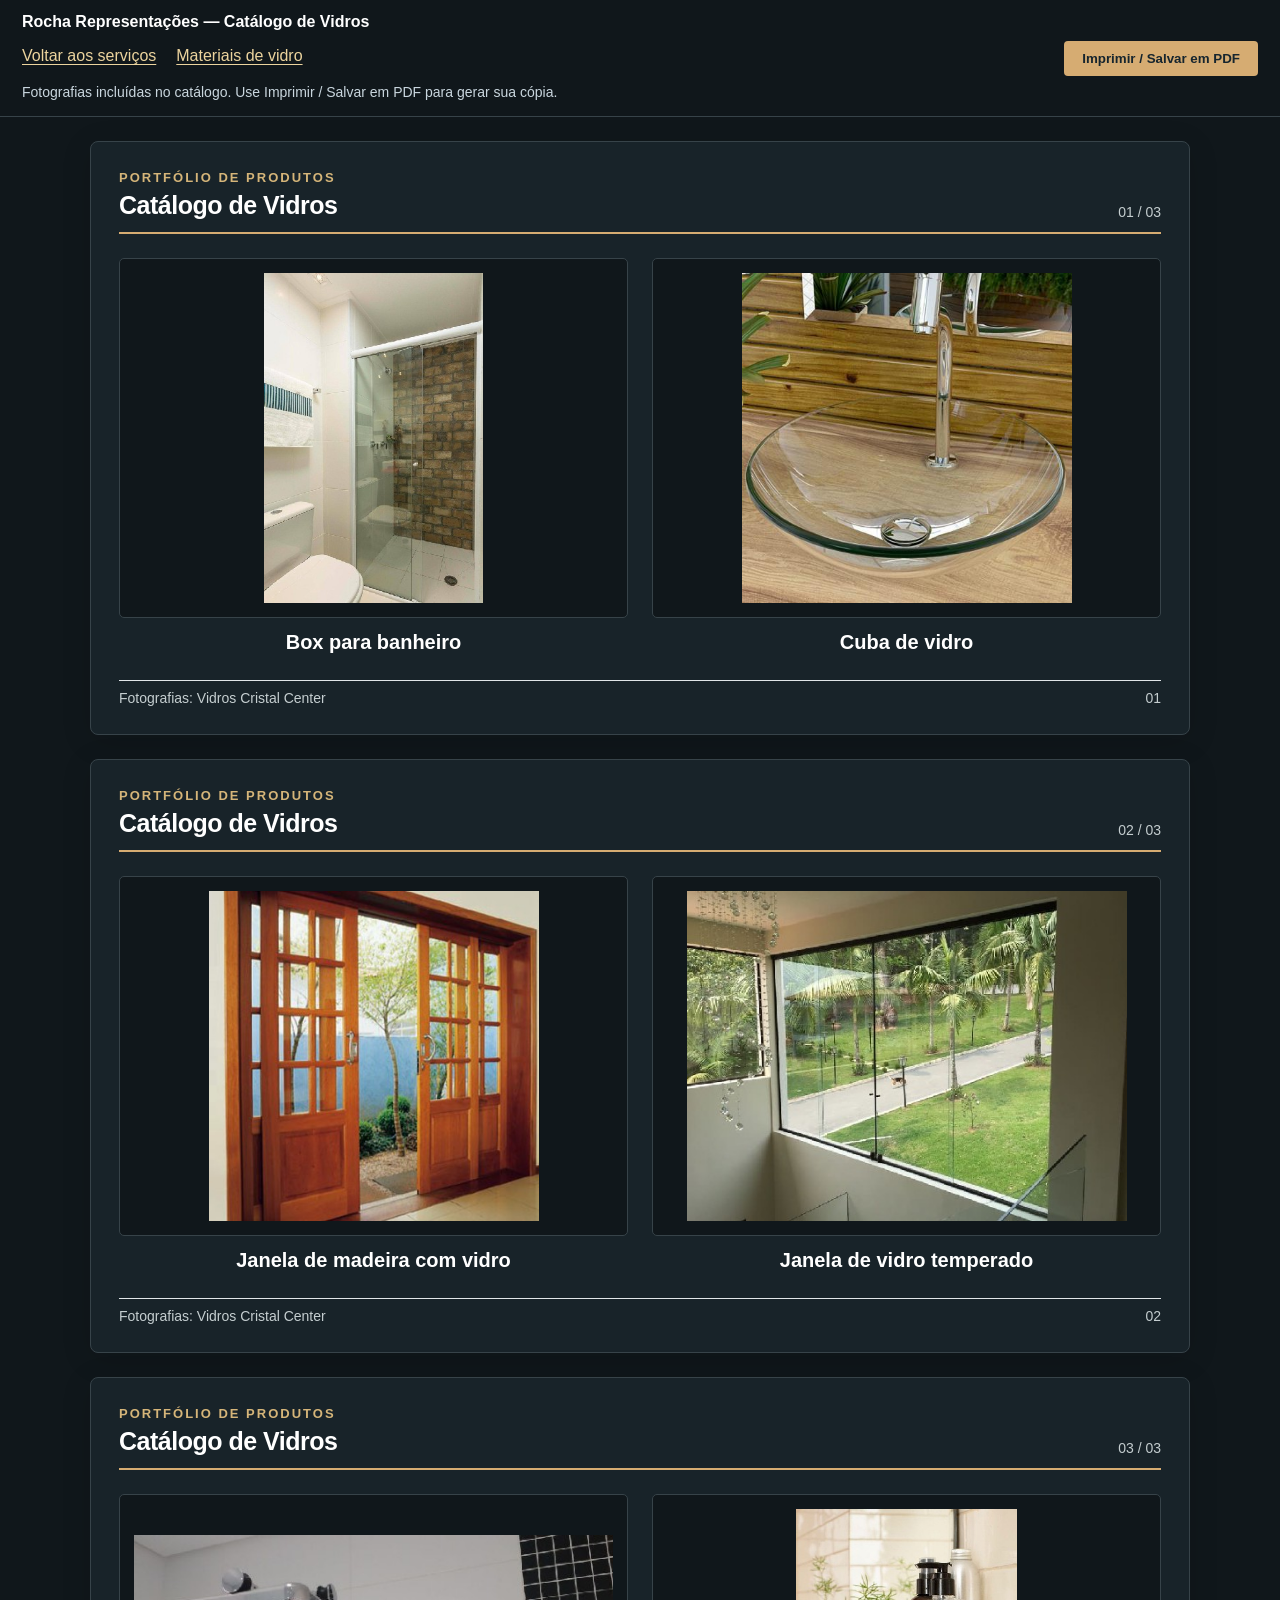
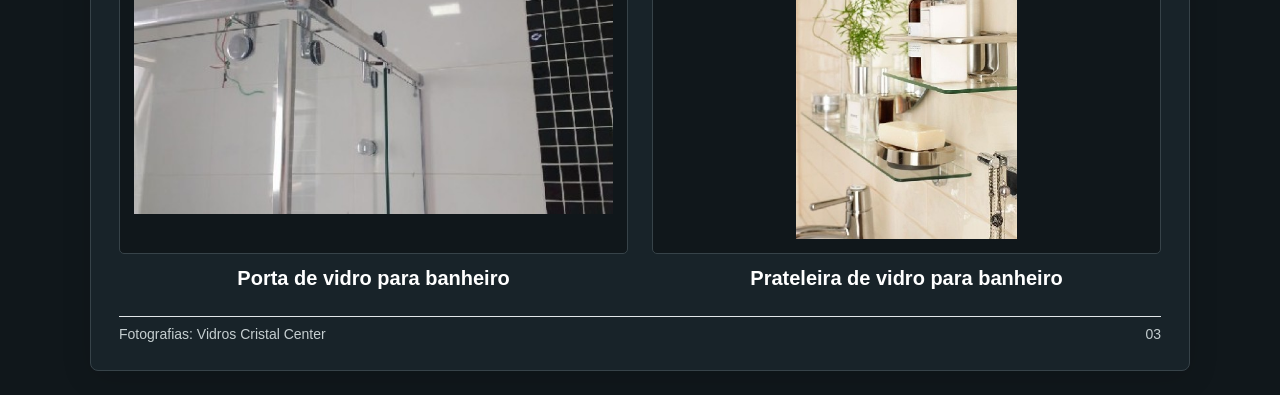
<file: catalogos/catalogo-vidros.html>
<!doctype html>
<html lang="pt-BR">
<head>
<meta charset="utf-8">
<meta name="viewport" content="width=device-width, initial-scale=1">
<title>Catálogo de Vidros — Imagens dos Produtos</title>
<style>
*{box-sizing:border-box}body{margin:0;background:#e8eaeb;color:#192932;font-family:Arial,Helvetica,sans-serif}.toolbar{position:sticky;z-index:100;top:0;background:#172b39;color:white;padding:13px 22px;display:flex;justify-content:space-between;align-items:center;gap:12px}.toolbar button{background:#d6ac72;border:0;border-radius:4px;padding:10px 18px;font-weight:bold;cursor:pointer;color:#16252e}.toolbar .note{font-size:12px;color:#c9d6de}.sheet{width:210mm;height:297mm;background:#fff;margin:18px auto;padding:20mm 17mm 15mm;box-shadow:0 6px 30px #0002;display:flex;flex-direction:column;break-after:page}.header{display:flex;justify-content:space-between;align-items:end;border-bottom:2px solid #d6ac72;padding-bottom:12px;margin-bottom:13mm}.eyebrow{font-size:10px;letter-spacing:2px;color:#8b785b;text-transform:uppercase;font-weight:bold}.main-title{font-size:25px;font-weight:bold;letter-spacing:-.5px;margin-top:6px}.number{font-size:13px;color:#718087}.product{height:107mm;display:flex;flex-direction:column;align-items:center;justify-content:center}.photo{border:1px solid #e0e6e8;border-radius:5px;overflow:hidden;width:100%;height:93mm;display:flex;align-items:center;justify-content:center;background:#f6f8f9}.photo img{width:100%;height:100%;object-fit:contain}.product h2{font-size:16px;font-weight:600;margin:10px 0 0;text-align:center}.product a{color:#192932;text-decoration:none}.footer{font-size:9px;color:#83919c;margin-top:auto;display:flex;justify-content:space-between;border-top:1px solid #e1e6e8;padding-top:9px}@media print{.toolbar{display:none}.sheet{margin:0;box-shadow:none;width:210mm;height:297mm;page-break-after:always}body{background:white}}@page{size:A4;margin:0}

@media screen {
  body { background:#10171b; color:#f4f1e9; }
  .toolbar { background:#10171b; border-bottom:1px solid #374349; }
  .back-links { display:flex; flex-wrap:wrap; gap:8px 20px; margin:8px 0; }
  .back-links a { color:#ecd49e; text-decoration:underline; text-underline-offset:3px; min-height:34px; display:inline-flex; align-items:center; }
  .toolbar .note { font-size:14px; line-height:1.6; }
  .sheet { width:min(calc(100% - 36px),1100px); height:auto; padding:28px; margin:24px auto; background:#182329; border:1px solid #374349; border-radius:8px; display:grid; grid-template-columns:repeat(2,minmax(0,1fr)); gap:24px; }
  .header,.footer { grid-column:1/-1; }
  .header { margin-bottom:0; }
  .main-title,.product h2 { color:#fff; }
  .eyebrow { color:#d5b579; font-size:13px; }
  .number,.footer { color:#c5ced0; font-size:14px; }
  .product { height:auto; min-width:0; }
  .photo { height:360px; background:#10171b; border-color:#374349; padding:14px; }
  .product h2 { font-size:20px; line-height:1.4; }
}
@media screen and (max-width:640px) {
  .toolbar { flex-direction:column; align-items:stretch; padding:16px 18px; }
  .toolbar button { min-height:48px; }
  .sheet { grid-template-columns:minmax(0,1fr); padding:20px; gap:24px; }
  .photo { height:330px; }
  .main-title { font-size:23px; }
}
@media print { .back-links { display:none; } }
</style>
</head>
<body>
<div class="toolbar"><div><b>Rocha Representações — Catálogo de Vidros</b><div class="back-links"><a href="../index.html#servicos-vidro">Voltar aos serviços</a><a href="../materiais.html#vidros">Materiais de vidro</a></div><div class="note">Fotografias incluídas no catálogo. Use Imprimir / Salvar em PDF para gerar sua cópia.</div></div><button onclick="window.print()">Imprimir / Salvar em PDF</button></div>
<section class="sheet"><header class="header"><div><div class="eyebrow">Portfólio de Produtos</div><div class="main-title">Catálogo de Vidros</div></div><span class="number">01 / 03</span></header>
<article class="product"><div class="photo"><img src="../assets/vidro-catalogo-box-banheiro.jpg" alt="Box para banheiro"></div><h2>Box para banheiro</h2></article>
<article class="product"><div class="photo"><img src="../assets/vidro-catalogo-cuba-vidro.jpg" alt="Cuba de vidro"></div><h2>Cuba de vidro</h2></article><footer class="footer"><span>Fotografias: Vidros Cristal Center</span><span>01</span></footer></section>
<section class="sheet"><header class="header"><div><div class="eyebrow">Portfólio de Produtos</div><div class="main-title">Catálogo de Vidros</div></div><span class="number">02 / 03</span></header>
<article class="product"><div class="photo"><img src="../assets/vidro-catalogo-janela-madeira-vidro.jpg" alt="Janela de madeira com vidro"></div><h2>Janela de madeira com vidro</h2></article>
<article class="product"><div class="photo"><img src="../assets/vidro-catalogo-janela-vidro-temperado.jpg" alt="Janela de vidro temperado"></div><h2>Janela de vidro temperado</h2></article><footer class="footer"><span>Fotografias: Vidros Cristal Center</span><span>02</span></footer></section>
<section class="sheet"><header class="header"><div><div class="eyebrow">Portfólio de Produtos</div><div class="main-title">Catálogo de Vidros</div></div><span class="number">03 / 03</span></header>
<article class="product"><div class="photo"><img src="../assets/vidro-catalogo-porta-vidro-banheiro.jpg" alt="Porta de vidro para banheiro"></div><h2>Porta de vidro para banheiro</h2></article>
<article class="product"><div class="photo"><img src="../assets/vidro-catalogo-prateleira-vidro-banheiro.jpg" alt="Prateleira de vidro para banheiro"></div><h2>Prateleira de vidro para banheiro</h2></article><footer class="footer"><span>Fotografias: Vidros Cristal Center</span><span>03</span></footer></section>
</body>
</html>
</file>
<file: styles.css>
/* Rocha Representações — atualização 009, 11/10/2026 */
:root {
  --dark: #10171b;
  --dark2: #182329;
  --cream: #f4f1e9;
  --ink: #24272a;
  --gold: #d5b579;
  --gold2: #ecd49e;
  --muted: #c5ced0;
  --line: rgba(213, 181, 121, .2);
  --serif: Georgia, "Times New Roman", serif;
  --sans: Arial, Helvetica, sans-serif;
  --header-height: 104px;
  --gold-ink: #d5b579;
  --stone-line: #374349;
}
/* Base e acessibilidade */
* { box-sizing: border-box; }
html { scroll-behavior: smooth; scroll-padding-top: calc(var(--header-height) + 20px); }
body { margin: 0; background: var(--dark); color: var(--cream); font: 16px/1.65 var(--sans); }
body.modal-open { overflow: hidden; }
a { color: inherit; text-decoration: none; }
button, input, select, textarea { font: inherit; }
button, a, input, select, textarea { -webkit-tap-highlight-color: transparent; }
button { cursor: pointer; }
button:disabled { cursor: default; opacity: .42; }
img { display: block; max-width: 100%; }
figure { margin: 0; }
h1, h2, h3, p { margin-top: 0; overflow-wrap: break-word; }
h1, h2 { font-family: var(--serif); font-weight: 400; letter-spacing: -.04em; line-height: 1.1; }
h1 { font-size: clamp(36px, 3.9vw, 54px); margin-bottom: 24px; }
h2 { font-size: clamp(36px, 4.2vw, 56px); margin-bottom: 0; }
h3 { font-weight: 500; font-size: 23px; line-height: 1.35; }
h1 em, h2 em, h3 em { font-family: var(--serif); font-weight: 400; color: var(--gold); font-style: italic; }
.container { width: 100%; max-width: 1240px; padding-inline: 32px; margin-inline: auto; }
.eyebrow { font-size: 13px; letter-spacing: .16em; font-weight: 600; color: var(--gold); line-height: 1.6; margin-bottom: 18px; }
.line { width: 32px; height: 1px; display: inline-block; background: var(--gold); margin-right: 10px; vertical-align: middle; }
.skip-link { position: absolute; left: 16px; top: -100px; padding: 12px 20px; background: var(--dark); color: var(--cream); z-index: 100; }
.skip-link:focus { top: 12px; }
:focus-visible { outline: 3px solid var(--gold); outline-offset: 4px; border-radius: 3px; }
.section-light :focus-visible { outline-color: #ecd49e; }
[hidden] { display: none !important; }
/* Cabeçalho e navegação */
.site-header { border-bottom: 1px solid var(--stone-line); background: rgba(16, 23, 27, .98); color: var(--cream); position: sticky; top: 0; z-index: 50; }
.header-inner { min-height: var(--header-height); display: flex; align-items: center; justify-content: space-between; gap: 24px; }
.brand { display: flex; align-items: center; gap: 12px; flex-shrink: 0; }
.brand-symbol { display: block; position: relative; width: 68px; height: 74px; overflow: hidden; flex-shrink: 0; }
.brand-symbol > img { position: absolute; width: 170%; height: auto; max-width: none; left: 0; top: 0; transform: translate(-23.1%, -3.9%); }
.brand-name { display: block; width: 228px; line-height: 1.1; }
.brand-word { display: block; position: relative; aspect-ratio: 5.35 / 1; overflow: hidden; }
.brand-word > img { position: absolute; width: 111%; height: auto; max-width: none; left: 0; top: 0; transform: translate(-5.8%, -69.15%); }
.brand-caption { display: block; font-size: 16px; font-weight: 500; letter-spacing: .19em; margin-top: 7px; text-align: center; }
.site-header nav { display: flex; align-items: center; gap: 24px; font-size: 16px; }
.site-header nav > a { display: inline-flex; align-items: center; min-height: 44px; padding: 10px 0; }
.site-header nav > a:hover { color: var(--gold-ink); }
.site-header nav > .nav-quote { border: 1px solid #b6a17c; border-radius: 5px; padding: 10px 15px; gap: 12px; }
.menu-toggle { display: none; }
/* Abertura e chamadas */
.hero-section { background: var(--dark); color: var(--cream); }
.hero-section .eyebrow, .hero-section h1 em { color: var(--gold-ink); }
.hero-section .line { background: var(--gold-ink); }
.hero { display: grid; grid-template-columns: minmax(0, 1.08fr) minmax(0, .92fr); gap: 48px; align-items: center; padding-block: 62px; }
.hero-copy, .hero-figure { min-width: 0; }
.hero .broad-headline { line-height: 1.15; }
.hero h1 em { display: block; }
.hero-description { font-size: 16px; max-width: 470px; color: #c5ced0; margin-bottom: 28px; line-height: 1.8; }
.hero-actions { display: flex; align-items: flex-start; gap: 18px; flex-direction: column; }
.button { border: 1px solid transparent; padding: 14px 20px; border-radius: 5px; display: inline-flex; align-items: center; justify-content: center; gap: 12px; font-size: 16px; font-weight: 600; min-height: 50px; max-width: 100%; text-align: center; white-space: normal; transition: background .2s, transform .2s; }
.button span { flex-shrink: 0; }
.button-gold { background: var(--gold); color: #24272a; }
.button-gold:hover { background: var(--gold2); }
.whatsapp-icon { font-size: 18px; }
.text-link { font-size: 16px; display: inline-flex; align-items: center; gap: 12px; min-height: 44px; border-bottom: 1px solid #73777a; padding-block: 8px; }
.hero-notes { display: flex; flex-wrap: wrap; gap: 10px 18px; margin-top: 30px; color: #c5ced0; font-size: 14px; }
.hero-notes > span + span::before { content: "·"; display: inline-block; margin-right: 18px; color: var(--gold); }
.hero-logo { width: 100%; max-width: 490px; margin-inline: auto; }
.hero-logo img { width: 100%; height: auto; object-fit: contain; }
.hero-figure figcaption { font-size: 13px; letter-spacing: .07em; display: flex; flex-wrap: wrap; justify-content: space-between; gap: 8px 15px; color: #c5ced0; border-top: 1px solid var(--stone-line); margin-top: 12px; padding-top: 14px; }
.hero-section .text-link { border-color: #aa9b80; }
.hero-section :focus-visible, .site-header :focus-visible { outline-color: var(--gold-ink); }
/* Catálogo */
.catalog-directory { padding-block: 56px 0; }
.directory-grid { display: grid; grid-template-columns: repeat(4, minmax(0, 1fr)); gap: 18px; }
.directory-card { display: flex; min-width: 0; flex-direction: column; align-items: flex-start; padding: 26px 22px; border: 1px solid var(--stone-line); border-radius: 7px; background: #182329; transition: border-color .2s, background .2s; }
.directory-card:hover { background: #1a262d; border-color: var(--gold-ink); }
.directory-number { font-size: 14px; letter-spacing: .14em; color: var(--gold-ink); margin-bottom: 22px; }
.directory-card h3 { font-family: var(--serif); font-size: 28px; margin-bottom: 12px; }
.directory-card p { font-size: 16px; line-height: 1.8; color: #c5ced0; margin-bottom: 22px; }
.directory-action { display: flex; align-items: center; justify-content: space-between; gap: 12px; width: 100%; margin-top: auto; font-size: 15px; font-weight: 600; color: var(--gold-ink); }
.directory-action > span { font-size: 20px; }
.catalog-return { display: inline-flex; align-items: center; min-height: 44px; padding-block: 10px; margin-top: 16px; color: var(--gold-ink); font-size: 16px; text-decoration: underline; text-underline-offset: 4px; }
.marble-section { padding-bottom: 64px; }
.marble-panel { display: grid; grid-template-columns: minmax(0, 1.3fr) minmax(0, 1fr); align-items: center; gap: 48px; padding: 38px; background: #1a262d; border: 1px solid var(--stone-line); border-radius: 7px; }
.marble-panel h2 { font-size: clamp(34px, 3.4vw, 46px); }
.marble-panel h2 em { color: var(--gold-ink); }
.marble-panel > div > p:not(.eyebrow) { color: #c5ced0; font-size: 16px; line-height: 1.8; margin: 22px 0 0; }
.marble-actions .button { width: 100%; }
.marble-actions > p { margin-top: 16px !important; font-size: 15px !important; }
.marble-actions .catalog-return { margin-top: 8px; }
.section-light { background: var(--dark); color: var(--cream); }
.section-light .eyebrow { color: #d5b579; }
.section-light h2 em { color: #d5b579; }
.materials-section { padding-block: 68px; }
.section-top { display: flex; justify-content: space-between; gap: 40px; align-items: flex-end; margin-bottom: 34px; }
.section-top > div { min-width: 0; }
.section-top > p { max-width: 350px; margin: 0; color: var(--muted); font-size: 16px; line-height: 1.8; }
.section-light .section-top > p { color: #c5ced0; }
.catalog-toolbar { display: flex; justify-content: space-between; align-items: center; gap: 20px; margin-bottom: 24px; }
.filters { display: flex; gap: 8px; flex-wrap: wrap; }
.filter { border: 1px solid #425158; background: transparent; border-radius: 4px; color: #c5ced0; font-size: 15px; min-height: 44px; padding: 10px 14px; }
.filter.active { background: var(--dark2); color: var(--cream); border-color: var(--cream); }
.catalog-count { font-size: 15px; color: #c5ced0; white-space: nowrap; }
.catalog-grid { display: grid; grid-template-columns: repeat(3, minmax(0, 1fr)); gap: 22px; }
.material-card { min-width: 0; background: #182329; border: 1px solid #374349; border-radius: 7px; overflow: hidden; }
.sample-button { position: relative; display: block; aspect-ratio: 1.7 / 1; width: 100%; border: 0; padding: 0; background: #111b20; overflow: hidden; }
.sample-button img { width: 100%; height: 100%; object-fit: cover; transition: transform .4s; }
.sample-button:focus-visible, .glass-preview:focus-visible { outline-offset: -5px; }
.sample-label { position: absolute; left: 12px; bottom: 12px; max-width: calc(100% - 24px); font-size: 11px; letter-spacing: .06em; background: #191c1edf; color: white; padding: 5px 8px; border-radius: 3px; }
.sample-plus { position: absolute; right: 12px; top: 12px; width: 32px; height: 32px; display: grid; place-items: center; background: #182329ed; color: var(--cream); border-radius: 50%; font-size: 22px; }
.material-info { padding: 20px; display: grid; grid-template-columns: minmax(0, 1fr) auto; gap: 8px 12px; align-items: center; }
.material-type { margin: 0; font-size: 13px; letter-spacing: .08em; text-transform: uppercase; color: #c5ced0; grid-column: 1 / -1; }
.material-info h3 { font-size: 20px; margin: 0; grid-column: 1 / -1; }
.material-description { margin: 0; font-size: 15px; color: #c5ced0; line-height: 1.65; grid-column: 1; }
.material-cta { grid-column: 2; grid-row: 3; border: 1px solid #425158; border-radius: 5px; min-height: 44px; min-width: 62px; padding: 10px; display: inline-flex; align-items: center; justify-content: center; font-size: 15px; color: #d5b579; }
.material-cta:hover { background: var(--gold); border-color: var(--gold); color: var(--cream); }
.catalog-note { font-size: 14px; color: #c5ced0; line-height: 1.8; margin: 22px 0 30px; }
.imported-banner { background: var(--dark2); color: var(--cream); padding: 32px; border-radius: 7px; display: flex; justify-content: space-between; align-items: center; gap: 24px; }
.imported-banner .eyebrow { color: var(--gold); margin-bottom: 12px; }
.imported-banner h3 { font-family: var(--serif); font-size: 30px; letter-spacing: -.02em; margin: 0; }
.round-link { min-height: 54px; min-width: 54px; padding: 10px; display: grid; place-items: center; border: 1px solid #9b8b70; border-radius: 50%; font-size: 25px; flex-shrink: 0; }
.round-link:hover { background: var(--gold); color: var(--cream); }
/* Modelos em vidro */
.glass-section { padding: 6px 0 56px; }
.glass-navigation { display: flex; justify-content: space-between; align-items: center; gap: 16px; margin-bottom: 18px; font-size: 15px; color: #c5ced0; }
.glass-navigation > div { display: flex; gap: 8px; flex-shrink: 0; }
.glass-navigation button { height: 44px; width: 44px; border: 1px solid #52636a; border-radius: 4px; background: transparent; color: var(--cream); font-size: 20px; }
.glass-catalog { display: flex; gap: 20px; overflow-x: auto; scroll-snap-type: x mandatory; scroll-padding-inline: 2px; padding: 4px 2px 14px; scrollbar-color: #9b8b70 #202d34; scrollbar-width: thin; }
.glass-card { flex: 0 0 calc((100% - 40px) / 3); min-width: 0; scroll-snap-align: start; background: #182329; border: 1px solid #374349; border-radius: 6px; overflow: hidden; }
.glass-preview { display: block; width: 100%; height: 280px; padding: 14px; border: 0; background: #182329; }
.glass-preview img { width: 100%; height: 100%; object-fit: contain; }
.glass-info { padding: 20px; }
.glass-info h3 { font-size: 20px; margin-bottom: 8px; }
.glass-info p { font-size: 16px; margin-bottom: 14px; color: #c5ced0; }
.glass-info a { display: inline-flex; align-items: center; min-height: 44px; font-size: 16px; color: #d5b579; border-bottom: 1px solid #b4a07d; }
/* Serviços e empresa */
.services-section { padding-block: 72px 50px; }
.services-grid { display: grid; grid-template-columns: repeat(4, minmax(0, 1fr)); gap: 20px; }
.service { min-width: 0; padding: 24px 20px; border: 1px solid var(--line); border-radius: 6px; display: flex; flex-direction: column; position: relative; background: linear-gradient(160deg, #343b4040, transparent); }
.service-number { font-size: 14px; letter-spacing: .1em; color: #b8c0c4; }
.service svg { width: 76px; height: 60px; stroke: var(--gold); fill: none; stroke-width: 1.5; margin: 18px 0 22px; }
.service h3 { font-size: 20px; margin-bottom: 14px; }
.service p { font-size: 16px; line-height: 1.8; color: var(--muted); margin-bottom: 22px; }
.service > a { margin-top: auto; min-height: 44px; font-size: 15px; display: flex; align-items: center; justify-content: space-between; gap: 10px; color: var(--gold); }
.service-glass { background: linear-gradient(135deg, #8fbaaa0c, #c6d8d109); }
.service-glass svg { stroke: #b3c6c9; }
.service-photo { margin: -24px -20px 22px; position: relative; overflow: hidden; border-radius: 5px 5px 0 0; aspect-ratio: 1.25 / 1; }
.service-photo img { width: 100%; height: 100%; object-fit: cover; }
.service-photo figcaption { position: absolute; bottom: 10px; left: 10px; background: #191c1ede; color: #fff; font-size: 11px; letter-spacing: .06em; padding: 5px 7px; border-radius: 2px; }
.other-services { border-top: 1px solid var(--line); margin-top: 30px; padding-top: 26px; }
.other-services h3 { font-size: 20px; margin-bottom: 10px; }
.other-services p { font-size: 16px; color: var(--muted); margin-bottom: 14px; }
.other-services .text-link { color: var(--gold); }
.attributes { display: flex; justify-content: space-between; gap: 20px; flex-wrap: wrap; padding-top: 32px; font-size: 15px; color: #c8ccce; }
.attributes i { color: var(--gold); font-style: normal; margin-right: 8px; }
.about-section { padding-block: 72px; }
.about-grid { display: grid; grid-template-columns: minmax(0, 1.1fr) minmax(0, 1fr); gap: 70px; }
.about-copy > p:not(.eyebrow) { font-size: 16px; line-height: 1.9; max-width: 460px; color: #c5ced0; margin: 24px 0 0; }
.about-copy .signature { font-family: var(--serif); font-style: italic; font-size: 23px !important; color: #d5b579 !important; }
.brand-scene { background: transparent; }
.brand-scene > img { display: block; width: 100%; height: auto; object-fit: contain; }
.about-identity { width: 100%; max-width: 410px; margin-top: 30px; }
.purpose { display: flex; flex-direction: column; gap: 32px; }
.purpose article { border-top: 1px solid #425158; padding-top: 24px; }
.purpose span { font-size: 14px; letter-spacing: .12em; color: #d5b579; }
.purpose h3 { font-family: var(--serif); font-size: 28px; margin: 12px 0; }
.purpose p { font-size: 16px; line-height: 1.8; color: #c5ced0; margin: 0; }
/* Cotação */
.quote-section { padding-block: 68px; }
.quote-panel { background: #24292b; border: 1px solid #485154; border-radius: 8px; padding: 40px; display: grid; grid-template-columns: minmax(0, 1fr) minmax(0, 1fr); gap: 44px; }
.quote-panel.quote-direct { grid-template-columns: minmax(0, 1fr); }
.quote-copy, .quote-details { min-width: 0; }
.quote-copy h2 { font-size: clamp(35px, 3.5vw, 47px); }
.quote-copy > p:not(.eyebrow) { font-size: 16px; color: var(--muted); line-height: 1.8; margin-top: 24px; max-width: 390px; }
.quote-copy .contact-line { font-size: 16px !important; margin-top: 18px !important; }
.contact-person { font-size: 21px !important; color: #f7f4ed !important; line-height: 1.4 !important; margin-bottom: 20px; }
.contact-person span { display: block; color: #c0c3c5; font-size: 16px; margin-top: 5px; }
.quote-details { border-left: 1px solid var(--line); padding-left: 32px; }
.quote-details h3 { font-size: 21px; margin-bottom: 10px; }
.quote-details > p { font-size: 16px; color: var(--muted); margin-bottom: 22px; }
label { display: block; font-size: 15px; color: #deded9; margin-bottom: 18px; }
input, select, textarea { display: block; width: 100%; min-width: 0; background: #1b2022; border: 1px solid #697175; border-radius: 4px; color: var(--cream); padding: 12px; margin-top: 7px; font-size: 16px; min-height: 48px; }
input::placeholder, textarea::placeholder { color: #b2b7ba; opacity: 1; }
.form-row { display: grid; grid-template-columns: minmax(0, 1fr) minmax(0, 1fr); gap: 14px; }
textarea { resize: vertical; min-height: 110px; }
.button-outline { border-color: #b6a17c; background: transparent; color: var(--gold); width: 100%; }
.button-outline:hover { background: #d5b5790d; }
form small { font-size: 14px; line-height: 1.8; display: block; color: #c0c3c5; margin-top: 14px; }
.form-help { font-size: 15px; color: var(--muted); margin-bottom: 20px; }
.quote-feedback { margin-top: 18px; padding: 16px; border: 1px solid #9b8b70; border-radius: 5px; }
.quote-feedback p { font-size: 16px; margin-bottom: 8px; }
.quote-feedback a { color: var(--gold); }
/* Rodapé e detalhes */
.footer-section { background: var(--dark); color: var(--cream); }
.site-footer { border-top: 1px solid var(--line); padding-block: 32px; display: flex; justify-content: space-between; gap: 24px; flex-wrap: wrap; }
.footer-brand { font-size: 21px; font-weight: 600; letter-spacing: .08em; }
.footer-brand small { font-size: 12px; font-weight: 400; margin-left: 8px; letter-spacing: .1em; }
.site-footer p { font-size: 14px; color: #c5ced0; margin: 12px 0 0; }
.site-footer > div:nth-child(2) { text-align: right; max-width: 50%; }
.site-footer a { display: inline-flex; align-items: center; min-height: 44px; font-size: 16px; }
.sources-button { background: transparent; border: 0; color: #c5ced0; font-size: 15px; display: block; min-height: 44px; margin-left: auto; padding: 10px 0; }
.sources-button:hover { text-decoration: underline; }
.development-credit { flex-basis: 100%; font-size: 14px; color: #c5ced0; border-top: 1px solid var(--stone-line); padding-top: 20px; text-align: center; line-height: 1.8; overflow-wrap: break-word; }
.connection-badge { display: inline-flex; flex-wrap: wrap; gap: 8px; align-items: center; color: #acccc0; font-size: 14px; margin-top: 16px; }
.connection-badge svg { height: 22px; width: 19px; stroke: #acccc0; stroke-width: 1.6; fill: none; }
.footer-section :focus-visible { outline-color: var(--gold-ink); }
.floating-whatsapp { position: fixed; right: max(20px, env(safe-area-inset-right)); bottom: max(20px, env(safe-area-inset-bottom)); display: grid; place-items: center; width: 56px; height: 56px; background: var(--gold); border: 1px solid #ecd49e; border-radius: 50%; box-shadow: 0 4px 20px #0005; z-index: 30; }
.floating-whatsapp svg { width: 30px; height: 30px; fill: none; stroke: #24272a; stroke-width: 1.8; }
dialog { max-width: 730px; width: calc(100% - 40px); max-height: 90vh; max-height: 90dvh; padding: 0; border: 1px solid #425158; border-radius: 10px; color: var(--cream); background: var(--dark); overflow: auto; }
dialog::backdrop { background: #15191de0; }
.dialog-close { position: absolute; right: 12px; top: 12px; width: 44px; height: 44px; border: 1px solid #425158; background: #182329f5; border-radius: 50%; font-size: 28px; z-index: 1; color: var(--cream); line-height: 1; }
.dialog-image { width: 100%; height: 300px; object-fit: contain; padding: 14px; background: #182329; }
.dialog-content { padding: 32px; }
.dialog-content h2 { font-size: 36px; margin-bottom: 18px; }
.dialog-content p { font-size: 16px; color: #c5ced0; }
.dialog-content .sample-notice { font-size: 15px; }
.dialog-content ul { font-size: 16px; line-height: 1.9; padding-left: 20px; }
.dialog-content li { margin-bottom: 12px; }
.dialog-content li a { border-bottom: 1px solid #b4a07d; overflow-wrap: anywhere; }
.empty-sample { display: block; height: 100%; width: 100%; background: linear-gradient(115deg, #e5e4dd, #182329, #182329); }
/* Tablet */
@media (max-width: 1100px) {
  .services-grid { grid-template-columns: repeat(2, minmax(0, 1fr)); }
  .service-photo { aspect-ratio: 1.6 / 1; }
}
@media (max-width: 980px) {
  .directory-grid { grid-template-columns: repeat(2, minmax(0, 1fr)); }
  .catalog-grid { grid-template-columns: repeat(2, minmax(0, 1fr)); }
  .glass-card { flex-basis: calc((100% - 20px) / 2); }
  .hero { gap: 32px; }
  .about-grid { gap: 36px; }
  .quote-panel { grid-template-columns: minmax(0, 1fr); padding: 32px; gap: 28px; }
  .quote-details { border-left: 0; padding-left: 0; border-top: 1px solid var(--line); padding-top: 28px; }
}
@media (max-width: 960px) {
  :root { --header-height: 88px; }
  .header-inner { flex-wrap: wrap; padding-block: 14px; }
  .brand-symbol { width: 50px; height: 55px; }
  .site-header nav { width: 100%; gap: 12px; flex-wrap: wrap; }
  .site-header nav > a { padding-inline: 8px; }
  .js-ready .header-inner { flex-wrap: nowrap; padding-block: 0; }
  .js-ready .menu-toggle { display: flex; flex-direction: column; justify-content: center; gap: 7px; background: transparent; border: 1px solid #a69b8b; border-radius: 4px; height: 44px; width: 44px; padding: 10px; flex-shrink: 0; }
  .menu-toggle span { height: 2px; width: 100%; background: var(--dark2); transition: transform .2s; }
  .menu-toggle[aria-expanded="true"] span:first-child { transform: translateY(4.5px) rotate(45deg); }
  .menu-toggle[aria-expanded="true"] span:last-child { transform: translateY(-4.5px) rotate(-45deg); }
  .js-ready .site-header nav { display: none; position: absolute; top: 100%; left: 0; right: 0; background: var(--dark); border-bottom: 1px solid var(--stone-line); padding: 20px 24px; flex-direction: column; align-items: stretch; flex-wrap: nowrap; gap: 8px; max-height: calc(100vh - var(--header-height)); max-height: calc(100dvh - var(--header-height)); overflow-y: auto; }
  .js-ready .site-header nav.open { display: flex; }
  .nav-quote { justify-content: space-between; }
}
/* Celular */
@media (max-width: 760px) {
  .marble-panel { grid-template-columns: minmax(0, 1fr); gap: 26px; padding: 28px; }
  .hero { grid-template-columns: minmax(0, 1fr); padding-block: 40px; gap: 30px; }
  .hero h1 { font-size: clamp(36px, 6vw, 48px); }
  .hero-description { max-width: 560px; }
  .hero-figure { width: 100%; max-width: 390px; margin-inline: auto; }
  .section-top { flex-direction: column; align-items: flex-start; gap: 20px; margin-bottom: 28px; }
  .section-top > p { max-width: 560px; }
  .about-grid { grid-template-columns: minmax(0, 1fr); gap: 32px; }
}
@media (max-width: 640px) {
  .catalog-directory { padding-top: 40px; }
  .directory-grid { grid-template-columns: minmax(0, 1fr); gap: 14px; }
  .directory-card { padding: 24px; }
  .directory-number { margin-bottom: 14px; }
  .marble-section { padding-bottom: 44px; }
  .marble-panel { padding: 26px 22px; }
  .container { padding-inline: 22px; }
  .hero-notes { gap: 10px 14px; font-size: 14px; }
  .hero-notes > span + span::before { margin-right: 14px; }
  .materials-section, .about-section { padding-block: 44px; }
  .catalog-toolbar { align-items: flex-start; flex-direction: column; gap: 14px; }
  .glass-section { padding-bottom: 40px; }
  .glass-card { flex-basis: 86%; max-width: 380px; }
  .glass-navigation { align-items: flex-start; }
  .glass-preview { height: 280px; }
  .services-section { padding-block: 44px; }
  .services-grid { grid-template-columns: minmax(0, 1fr); }
  .service-photo { aspect-ratio: 1.6 / 1; }
  .service p { font-size: 16px; }
  .attributes { flex-direction: column; gap: 16px; }
  .quote-section { padding-block: 44px; }
  .quote-panel { padding: 24px 20px; }
  .form-row { grid-template-columns: minmax(0, 1fr); gap: 0; }
  .quote-copy h2 { font-size: 36px; }
  .site-footer { flex-direction: column; padding-bottom: calc(90px + env(safe-area-inset-bottom)); }
  .site-footer > div:nth-child(2) { text-align: left; max-width: none; }
  .sources-button { margin-left: 0; }
  .floating-whatsapp { right: max(16px, env(safe-area-inset-right)); bottom: max(16px, env(safe-area-inset-bottom)); width: 52px; height: 52px; }
  dialog { width: calc(100% - 24px); max-height: calc(100vh - 24px); max-height: calc(100dvh - 24px); }
  .dialog-image { height: 240px; }
  .dialog-content { padding: 26px 22px; }
  .dialog-content h2 { font-size: 32px; }
}
@media (max-width: 480px) {
  .container { padding-inline: 18px; }
  .header-inner { gap: 16px; }
  .brand { gap: 10px; }
  .brand-name { width: 154px; }
  .brand-caption { font-size: 14px; letter-spacing: .09em; margin-top: 6px; }
  .catalog-grid { grid-template-columns: minmax(0, 1fr); gap: 20px; }
  .material-info { padding: 18px; }
  .hero-actions .button { width: 100%; font-size: 15px; padding-inline: 12px; }
  .imported-banner { padding: 24px 20px; gap: 16px; align-items: flex-start; }
  .imported-banner h3 { font-size: 25px; }
  .round-link { min-width: 44px; min-height: 44px; font-size: 22px; }
  .glass-card { flex-basis: 90%; }
  .footer-brand small { display: block; margin: 8px 0 0; }
}
@media (hover: hover) and (prefers-reduced-motion: no-preference) {
  .button:hover { transform: translateY(-2px); }
  .sample-button:hover img { transform: scale(1.035); }
}
@media (prefers-reduced-motion: reduce) {
  html { scroll-behavior: auto; }
  *, *::before, *::after { transition: none !important; }
}

/* Quatro destaques na página de início */
.sr-only { position: absolute; width: 1px; height: 1px; padding: 0; margin: -1px; overflow: hidden; clip-path: inset(50%); white-space: nowrap; border: 0; }

/* Página do catálogo completo */
.catalog-body { background: var(--dark); }
.site-header a[aria-current="page"] { color: var(--gold-ink); text-decoration: underline; text-underline-offset: 6px; }
.catalog-intro { padding-block: 28px 50px; }
.breadcrumb { display: flex; align-items: center; gap: 12px; font-size: 15px; color: #c5ced0; margin-bottom: 28px; }
.breadcrumb a { display: inline-flex; align-items: center; min-height: 44px; text-decoration: underline; text-underline-offset: 4px; }
.catalog-intro-grid { display: grid; grid-template-columns: minmax(0, 1.55fr) minmax(0, 1fr); align-items: start; gap: 64px; }
.catalog-intro h1 { font-size: clamp(38px, 4.4vw, 61px); line-height: 1.12; margin-bottom: 24px; }
.catalog-intro h1 em { color: var(--gold-ink); }
.catalog-intro-grid > div > p:not(.eyebrow) { max-width: 570px; font-size: 16px; line-height: 1.8; color: #c5ced0; margin-bottom: 0; }
.catalog-download { background: #1a262d; border: 1px solid var(--stone-line); padding: 28px; border-radius: 7px; }
.catalog-download .eyebrow { margin-bottom: 14px; }
.catalog-download h2 { font-size: 30px; line-height: 1.2; margin-bottom: 18px; }
.catalog-download > p:not(.eyebrow) { color: #c5ced0; font-size: 16px; margin-bottom: 20px; }
.catalog-download .button { width: 100%; font-size: 15px; padding-inline: 12px; }
.catalog-download small { display: block; font-size: 14px; color: #c5ced0; margin-top: 12px; }
.full-catalog { padding-bottom: 58px; }
.catalog-tools { padding: 24px; border: 1px solid var(--stone-line); background: #182329; border-radius: 7px; }
.catalog-tools .filters { margin-bottom: 20px; }
.catalog-tools .filter { font-size: 16px; }
.catalog-search-row { display: flex; align-items: flex-end; gap: 16px; }
.catalog-search-row label { margin: 0; color: var(--cream); font-size: 16px; width: 100%; max-width: 550px; }
.catalog-search-row input { background: var(--dark); border-color: #52636a; color: var(--cream); }
.catalog-search-row input::placeholder { color: #aebbc1; }
.catalog-clear { background: transparent; color: var(--gold-ink); border: 0; border-bottom: 1px solid #aa9b80; padding: 10px 0; min-height: 44px; flex-shrink: 0; font-size: 16px; }
.catalog-search-help { font-size: 14px; color: #c5ced0; margin: 10px 0 0; }
.catalog-result-line { display: flex; align-items: center; justify-content: space-between; flex-wrap: wrap; gap: 8px 24px; padding-block: 14px; }
.catalog-result-line .catalog-count { white-space: normal; margin: 0; }
.catalog-back { min-height: 44px; display: inline-flex; align-items: center; font-size: 15px; color: var(--gold-ink); text-decoration: underline; text-underline-offset: 4px; }
.full-catalog .catalog-grid { grid-template-columns: repeat(3, minmax(0, 1fr)); gap: 24px; }
.catalog-card { display: flex; flex-direction: column; scroll-margin-top: calc(var(--header-height) + 20px); }
.catalog-card:target { outline: 2px solid var(--gold-ink); outline-offset: 4px; }
.catalog-card .material-info { display: flex; flex-direction: column; align-items: stretch; padding: 24px; flex: 1; gap: 10px; }
.catalog-card h3 { font-size: 24px; line-height: 1.2; margin: 0; }
.catalog-card .material-description { font-size: 16px; line-height: 1.75; }
.material-variant { margin: -2px 0 0; color: var(--gold-ink); font-size: 15px; line-height: 1.6; }
.material-facts { margin: 8px 0 16px; padding-top: 16px; border-top: 1px solid #374349; }
.material-facts > div + div { margin-top: 18px; }
.material-facts dt { color: var(--gold-ink); font-size: 13px; text-transform: uppercase; font-weight: 600; letter-spacing: .07em; margin-bottom: 7px; }
.material-facts dd { margin: 0; font-size: 16px; color: #c5ced0; line-height: 1.75; }
.material-facts ul { padding-left: 18px; margin: 0; }
.material-facts li + li { margin-top: 4px; }
.material-actions { margin-top: auto; display: flex; align-items: center; justify-content: space-between; gap: 12px; }
.material-details { border: 0; background: transparent; color: var(--gold-ink); text-decoration: underline; text-underline-offset: 4px; padding: 8px 0; min-height: 44px; font-size: 15px; text-align: left; }
.catalog-card .material-cta { min-width: 80px; gap: 10px; color: var(--gold-ink); }
.catalog-glass .sample-button img { object-fit: contain; padding: 14px; }
.catalog-empty { text-align: center; padding: 42px 20px; border: 1px dashed var(--stone-line); border-radius: 7px; }
.catalog-empty h3 { font-family: var(--serif); font-size: 28px; }
.catalog-empty p { color: #c5ced0; margin-bottom: 0; }
.full-catalog .marble-panel { margin-top: 36px; }
.catalog-contact { background: #1a262d; border-block: 1px solid var(--stone-line); padding-block: 48px; }
.catalog-contact > .container { display: flex; align-items: center; justify-content: space-between; gap: 28px; }
.catalog-contact h2 { font-size: clamp(34px, 3.6vw, 46px); }
.catalog-contact p:not(.eyebrow) { color: #c5ced0; font-size: 16px; margin: 22px 0 0; }
.catalog-contact .button { flex-shrink: 0; }
.dialog-facts { margin: 24px 0; }
.dialog-facts > div + div { margin-top: 20px; }
.dialog-facts dt { color: var(--gold-ink); font-size: 15px; font-weight: 600; margin-bottom: 8px; }
.dialog-facts dd { margin: 0; font-size: 16px; color: #c5ced0; line-height: 1.8; }
.dialog-facts ul { margin: 0; }
.dialog-facts li { margin-bottom: 4px; }
.dialog-source { color: var(--gold-ink); margin-bottom: 24px; }
.dialog-content #material-quote { display: flex; }

@media (max-width: 1020px) {
  .catalog-intro-grid { gap: 36px; grid-template-columns: minmax(0, 1.3fr) minmax(0, 1fr); }
  .catalog-download { padding: 24px; }
  .full-catalog .catalog-grid { grid-template-columns: repeat(2, minmax(0, 1fr)); }
}
@media (max-width: 760px) {
  .catalog-intro-grid { grid-template-columns: minmax(0, 1fr); gap: 28px; }
  .catalog-download { max-width: 550px; width: 100%; }
  .catalog-download h2 { font-size: 28px; }
}
@media (max-width: 720px) {
  .full-catalog .catalog-grid { grid-template-columns: minmax(0, 1fr); }
  .catalog-card .material-info { padding: 22px; }
  .catalog-contact > .container { flex-direction: column; align-items: flex-start; }
}
@media (max-width: 480px) {
  .catalog-intro { padding-bottom: 32px; }
  .breadcrumb { margin-bottom: 18px; }
  .catalog-intro h1 { font-size: 38px; }
  .catalog-tools { padding: 20px; }
  .catalog-tools .filter { font-size: 15px; padding-inline: 12px; }
  .catalog-search-row { flex-wrap: wrap; gap: 8px; }
  .catalog-search-row label { font-size: 15px; }
  .catalog-card .material-info { padding: 20px; }
  .catalog-card h3 { font-size: 23px; }
  .catalog-download { padding: 22px; }
  .full-catalog { padding-bottom: 42px; }
}
@media (prefers-reduced-motion: reduce) {
}

/* Atualização 006: leitura ampliada e orçamento pelo WhatsApp. */
:root { --whatsapp: #087b3e; --whatsapp-hover: #056331; --whatsapp-bright: #25d366; }
.site-header nav { gap: 18px; }
.button-whatsapp,
.catalog-card .material-cta.button-whatsapp,
.site-header nav > .nav-quote.button-whatsapp {
  background: var(--whatsapp);
  color: #fff;
  border-color: var(--whatsapp);
  min-height: 50px;
  font-size: 16px;
  line-height: 1.45;
  padding: 13px 16px;
  gap: 10px;
}
.button-whatsapp:hover,
.catalog-card .material-cta.button-whatsapp:hover,
.site-header nav > .nav-quote.button-whatsapp:hover {
  background: var(--whatsapp-hover);
  border-color: var(--whatsapp-hover);
  color: #fff;
}
.button-whatsapp:focus-visible { outline-color: var(--gold); }
.site-header nav > .nav-quote.button-whatsapp { font-size: 15px; padding: 10px 12px; }
.whatsapp-icon { width: 23px; height: 23px; flex-shrink: 0; fill: none; stroke: currentColor; stroke-width: 1.8; margin: 0; }
.service > a.button-whatsapp { justify-content: center; color: #fff; font-size: 15px; padding-inline: 12px; }
.service > a.button-whatsapp > svg { width: 22px; height: 22px; stroke: currentColor; margin: 0; }
.other-services .button-whatsapp { margin-top: 6px; }
.material-actions { flex-direction: column; align-items: stretch; gap: 8px; }
.material-actions .material-cta { order: 1; width: 100%; justify-content: center; }
.material-actions .material-details { order: 2; text-align: center; }
.section-quote { border-top: 1px solid var(--stone-line); padding-top: 26px; margin-top: 32px; display: flex; align-items: center; justify-content: space-between; gap: 24px; }
.section-quote p { font-size: 17px; color: #c5ced0; margin: 0; }
.section-quote .button { flex-shrink: 0; }
.intro-budget { margin-top: 24px; }
.marble-actions .marble-budget { margin-top: 12px; }
.imported-banner .button-whatsapp { flex-shrink: 0; }
.quote-details label { font-size: 15px; }
.quote-submit { width: 100%; }
.quote-details small { font-size: 14px; }
.floating-whatsapp { background: var(--whatsapp-bright); border-color: var(--whatsapp); width: 60px; height: 60px; }
.floating-whatsapp svg { stroke: #073b23; width: 33px; height: 33px; }
.floating-whatsapp:hover { background: #20c361; }
.footer-contact-actions { display: flex; flex-wrap: wrap; align-items: center; gap: 12px; margin-top: 18px; }
.site-footer .footer-contact-actions .button { font-size: 15px; }
.social-link { min-height: 50px; padding: 10px 15px; border: 1px solid #bc5b8b; border-radius: 5px; gap: 9px; font-size: 15px; color: #eda6cc; }
.social-link svg { width: 24px; height: 24px; fill: none; stroke: currentColor; stroke-width: 1.8; }
.social-link .instagram-dot { fill: currentColor; stroke: none; }
.social-instagram:hover { background: #382335; }
@media (max-width: 760px) {
}
@media (max-width: 640px) {
  .section-quote { flex-direction: column; align-items: flex-start; gap: 18px; }
  .section-quote .button { width: 100%; }
  .imported-banner { flex-direction: column; align-items: stretch; }
  .imported-banner .button-whatsapp { width: 100%; }
  .floating-whatsapp { width: 56px; height: 56px; }
}

/* Atualização 007: fundo escuro e aplicações exclusivamente no catálogo. */
:root { color-scheme: dark; }
.hero-section { background: radial-gradient(ellipse at 80% 40%, #25343a 0, #10171b 65%); }
.section-light { background: #151f25; }
.footer-section { background: #0c1317; }
.button-gold, .button-gold:hover { color: #24272a; }
.button-gold.button-whatsapp, .button-gold.button-whatsapp:hover { color: #fff; }
.filter.active { color: #10171b; background: var(--gold); border-color: var(--gold); }
.menu-toggle span { background: var(--cream); }
.catalog-intro { padding-block: 20px 28px; }
.catalog-intro-lead { max-width: 880px; }
.catalog-intro h1 { font-size: clamp(36px, 4vw, 50px); margin-bottom: 18px; }
.catalog-intro-lead > div > p:not(.eyebrow) { color: var(--muted); font-size: 17px; max-width: 690px; margin-bottom: 0; }
.catalog-intro .eyebrow { margin-bottom: 12px; }
.catalog-intro .breadcrumb { margin-bottom: 14px; }
.intro-budget { margin-top: 18px; }
.sample-button { aspect-ratio: 1.5 / 1; }
.sample-label { font-size: 13px; line-height: 1.45; }
.application-context { font-size: 15px; color: var(--muted); margin: 4px 0 0; }
.application-context strong { color: var(--cream); font-weight: 500; }
.material-swatch { display: flex; align-items: center; gap: 14px; margin-top: 8px; }
.material-swatch img { width: 58px; height: 58px; border-radius: 5px; object-fit: cover; flex-shrink: 0; border: 1px solid var(--stone-line); }
.material-swatch figcaption { font-size: 14px; color: var(--cream); line-height: 1.55; }
.material-swatch figcaption span { display: block; font-size: 13px; color: var(--muted); }
.material-facts dt { font-size: 14px; }
.catalog-pdf-link { margin-top: 0; margin-bottom: 24px; }
.marble-with-photo { grid-template-columns: minmax(0, 1fr) minmax(0, 1fr); padding: 0; overflow: hidden; gap: 0; }
.marble-application { align-self: stretch; min-width: 0; display: flex; flex-direction: column; }
.marble-application img { width: 100%; height: auto; min-height: 360px; flex: 1; object-fit: cover; }
.marble-application figcaption { padding: 12px 18px; font-size: 13px; color: var(--gold); border-top: 1px solid var(--stone-line); }
.marble-copy { min-width: 0; padding: 32px; }
.marble-copy > p { color: var(--muted); font-size: 16px; }
.marble-copy > .application-note { font-size: 14px; margin-top: 16px; margin-bottom: 0; }
.marble-copy > .button { width: 100%; }
.dialog-image { height: auto; max-height: 420px; object-fit: contain; padding: 0; }
.dialog-swatch { display: flex; align-items: center; gap: 16px; margin-top: 22px; color: var(--muted); font-size: 15px; }
.dialog-swatch img { width: 96px; height: 96px; object-fit: cover; border-radius: 5px; border: 1px solid var(--stone-line); }
@media (max-width: 760px) {
  .marble-with-photo { grid-template-columns: minmax(0, 1fr); }
  .marble-application img { height: auto; min-height: 0; }
  .marble-copy { padding: 26px 22px; }
  .catalog-intro-lead > div > p:not(.eyebrow) { font-size: 16px; }
}


/* Atualização 008: tipografia branca e referências de aplicação ao lado da marca. */
.site-header .brand-caption { color: #fff; font-weight: 600; }
.about-copy .signature { color: #fff !important; font-weight: 500; }
.about-showcase { display: grid; grid-template-columns: minmax(0, .9fr) minmax(0, 1.25fr); gap: 48px; align-items: center; margin-top: 38px; }
.about-showcase .about-identity { max-width: 450px; margin: 0; width: 100%; }
.logo-lockup { width: 100%; text-align: center; }
.logo-artwork { position: relative; width: 100%; aspect-ratio: 1254 / 1090; overflow: hidden; }
.logo-artwork > img { position: absolute; left: 0; top: 0; display: block; width: 100%; height: auto; max-width: none; }
.logo-representation { display: flex; align-items: center; justify-content: center; gap: 12px; color: #fff; font-size: clamp(18px, 2vw, 26px); font-weight: 700; letter-spacing: .12em; line-height: 1.4; padding: 6px 0 3px; }
.logo-representation::before, .logo-representation::after { content: ""; display: block; flex: 1; height: 2px; background: var(--gold); }
.logo-slogan { display: block; color: #fff; font-size: clamp(15px, 1.4vw, 18px); font-weight: 600; letter-spacing: .035em; line-height: 1.65; margin-top: 4px; }
.application-gallery { min-width: 0; }
.application-mosaic { display: grid; grid-template-columns: minmax(0, .94fr) minmax(0, 1.06fr); grid-template-rows: repeat(2, minmax(0, 1fr)); gap: 14px; aspect-ratio: 1.42; min-height: 400px; }
.application-photo { position: relative; overflow: hidden; border-radius: 8px; border: 1px solid var(--stone-line); min-width: 0; min-height: 0; background: #10171b; }
.application-photo > img { position: absolute; inset: 0; width: 100%; height: 100%; object-fit: cover; }
.application-glass { grid-row: 1 / 3; }
.application-photo > figcaption { position: absolute; inset: auto 0 0; padding: 36px 18px 16px; background: linear-gradient(transparent, rgba(5, 10, 13, .94)); color: #fff; display: flex; flex-direction: column; gap: 2px; }
.application-photo figcaption strong { font-size: 21px; font-weight: 600; line-height: 1.25; }
.application-photo figcaption span { font-size: 15px; line-height: 1.4; }
.application-photo figcaption small { font-size: 13px; line-height: 1.4; color: #fff; }
.hero { grid-template-columns: minmax(0, 1.1fr) minmax(0, 1fr); padding-block: 64px; gap: 40px; }
.hero h1.broad-headline { font-size: clamp(40px, 4.7vw, 62px); line-height: 1.1; margin-bottom: 24px; }
.hero-description { font-size: 18px; max-width: 530px; }
.hero-figure.hero-application { position: relative; min-height: 500px; width: 100%; max-width: none; margin: 0; border-radius: 10px; overflow: hidden; }
.hero-application > img { position: absolute; inset: 0; width: 100%; height: 100%; object-fit: cover; object-position: 53% center; }
.hero-application::after { content: ""; position: absolute; inset: 0; background: linear-gradient(90deg, rgba(16, 23, 27, .66), rgba(16, 23, 27, .14) 60%), linear-gradient(0deg, rgba(16, 23, 27, .94), transparent 60%); pointer-events: none; }
.hero-application > figcaption { position: absolute; inset: auto 0 0; z-index: 1; margin: 0; border: 0; padding: 28px; display: flex; flex-direction: column; align-items: flex-start; justify-content: flex-end; gap: 5px; color: #fff; font-size: 14px; }
.hero-application figcaption strong { font-size: 23px; letter-spacing: 0; font-weight: 500; line-height: 1.35; }
.hero-application figcaption span { color: #fff; font-size: 14px; letter-spacing: .02em; }
@media (max-width: 980px) {
  .about-showcase { gap: 28px; }
  .application-mosaic { min-height: 360px; }
  .hero-figure.hero-application { min-height: 450px; }
  .application-photo > figcaption { padding-inline: 14px; }
}
@media (max-width: 760px) {
  .about-showcase { grid-template-columns: minmax(0, 1fr); gap: 30px; margin-top: 30px; }
  .about-showcase .about-identity { max-width: 380px; margin-inline: auto; }
  .application-mosaic { min-height: 420px; }
  .hero { grid-template-columns: minmax(0, 1fr); gap: 28px; padding-block: 40px; }
  .hero-description { font-size: 17px; }
  .hero-figure.hero-application { min-height: 380px; }
}
@media (max-width: 480px) {
  .site-header .brand-caption { font-size: 15px; letter-spacing: .065em; }
  .application-mosaic { gap: 10px; min-height: 390px; }
  .application-photo > figcaption { padding-inline: 12px; }
  .application-photo figcaption strong { font-size: 18px; }
  .application-photo figcaption span { font-size: 14px; }
  .application-photo figcaption small { font-size: 13px; }
  .hero h1.broad-headline { font-size: 40px; }
  .hero-figure.hero-application { min-height: 320px; }
  .hero-application > figcaption { padding: 22px; }
  .hero-application figcaption strong { font-size: 21px; }
}


/* Atualização 009: materiais de vidro, serviços e importados em destaque. */
.glass-services-section { padding-block: 60px; border-block: 1px solid var(--stone-line); }
.glass-services-intro { color: var(--muted); font-size: 17px; line-height: 1.8; margin: 0 0 30px; max-width: 780px; }
.glass-services-grid { display: grid; grid-template-columns: repeat(3, minmax(0, 1fr)); gap: 24px; }
.glass-service-card { min-width: 0; display: flex; flex-direction: column; background: var(--dark2); border: 1px solid var(--stone-line); border-radius: 8px; overflow: hidden; }
.glass-service-preview { display: block; position: relative; height: 300px; background: #111a1f; padding: 14px; }
.glass-service-preview img { width: 100%; height: 100%; object-fit: contain; }
.glass-service-preview > span { position: absolute; bottom: 12px; left: 12px; background: #071116e8; padding: 5px 8px; color: #fff; font-size: 13px; border-radius: 3px; }
.glass-service-copy { display: flex; flex-direction: column; align-items: stretch; gap: 12px; flex: 1; padding: 22px; }
.glass-service-copy h3 { font-size: 22px; line-height: 1.35; margin: 0 0 6px; }
.glass-service-copy .button { width: 100%; margin-top: auto; }
.glass-service-copy .text-link { align-self: center; }
.glass-catalog-footer { display: flex; justify-content: space-between; align-items: center; gap: 20px; margin-top: 24px; }
.glass-catalog-footer > p { color: var(--muted); font-size: 14px; margin: 0; }
.glass-catalog-footer .text-link { flex-shrink: 0; }
.services-glass-shortcut { margin: 26px 0 0; }
.imported-highlight { margin: 0 0 28px; padding: 34px; background: linear-gradient(125deg, #2b3030, #142027); border: 1px solid #b3965d; }
.imported-highlight h2 { font-size: clamp(32px, 3.9vw, 47px); color: #fff; line-height: 1.12; }
.imported-highlight h2 em { color: var(--gold2); }
.imported-highlight .eyebrow { color: var(--gold2); }
.imported-description { font-size: 16px; color: #dbe0e1; margin: 18px 0 0; max-width: 530px; }
.glass-print-link { margin: 0 0 12px; }
.hero-section { position: relative; isolation: isolate; overflow: hidden; background: #10171b; }
.hero { position: relative; padding-bottom: 88px; }
.hero-copy { position: relative; z-index: 2; }
.hero-figure.hero-application { position: absolute; top: 0; right: 0; bottom: 0; left: auto; width: 68%; height: 100%; min-height: 0; border-radius: 0; z-index: 0; }
.hero-application > img { opacity: .24; object-position: 61% center; }
.hero-application::after { background: linear-gradient(90deg, #10171b 0%, rgba(16, 23, 27, .78) 20%, rgba(16, 23, 27, .08) 72%), linear-gradient(0deg, #10171b 0%, transparent 38%); }
.hero-application > figcaption { inset: auto 22px 20px auto; align-items: flex-end; text-align: right; padding: 0; }
.hero-application figcaption strong { font-size: 18px; }
.hero-application figcaption span { font-size: 13px; }
@media (max-width: 980px) {
  .glass-services-grid { grid-template-columns: repeat(2, minmax(0, 1fr)); }
  .imported-highlight { align-items: flex-start; }
}
@media (max-width: 760px) {
  .hero { padding-bottom: 86px; }
  .hero-figure.hero-application { width: 100%; min-height: 0; height: 100%; }
  .hero-application > img { opacity: .18; object-position: center; }
  .hero-application::after { background: linear-gradient(90deg, rgba(16, 23, 27, .7), rgba(16, 23, 27, .3)), linear-gradient(0deg, #10171b 0%, transparent 40%); }
  .glass-catalog-footer { flex-direction: column; align-items: flex-start; gap: 10px; }
  .imported-highlight { flex-direction: column; align-items: stretch; gap: 24px; padding: 28px; }
}
@media (max-width: 640px) {
  .glass-services-section { padding-block: 42px; }
  .glass-services-grid { grid-template-columns: minmax(0, 1fr); gap: 20px; }
  .glass-service-preview { height: 330px; }
  .glass-service-copy { padding: 22px; }
  .imported-highlight { padding: 26px 22px; }
  .hero-application > figcaption { right: 18px; bottom: 18px; }
}

/* Ajuste 013: logomarca mais visível no cabeçalho */
@media (min-width: 961px) {
  :root { --header-height: 124px; }
  .brand { gap: 16px; }
  .brand-symbol { width: 92px; height: 101px; }
  .brand-name { width: 290px; }
  .brand-caption { font-size: 18px; letter-spacing: .16em; }
  .site-header nav { gap: 16px; }
}
@media (max-width: 960px) {
  .brand { gap: 9px; }
  .brand-symbol { width: 62px; height: 68px; }
  .brand-name { width: min(48vw, 235px); }
  .brand-caption { font-size: 13px; letter-spacing: .1em; }
}
@media (max-width: 420px) {
  .brand-symbol { width: 53px; height: 58px; }
  .brand-name { width: min(48vw, 185px); }
  .brand-caption { font-size: 11px; }
}

/* Rocha — correção de visibilidade da marca no cabeçalho (013) */
:root { --header-height: 124px; }
.brand { gap: 15px; }
.brand-symbol { width: 92px; height: 100px; }
.brand-name { width: 285px; }
.brand-caption { font-size: 18px; letter-spacing: .16em; }
@media (max-width: 900px) { :root { --header-height: 102px; } .brand-symbol { width: 72px; height: 80px; } .brand-name { width: 205px; } .brand-caption { font-size: 14px; } }
@media (max-width: 480px) { .brand { gap: 8px; } .brand-symbol { width: 58px; height: 66px; } .brand-name { width: 155px; } .brand-caption { font-size: 11px; letter-spacing: .1em; } }

/* Rocha 013: marca completa, sem recortes ou duplicação */
.brand.brand-rocha-fixed{display:flex;align-items:center;flex:0 0 auto;gap:0;width:clamp(220px,23vw,330px);height:104px;overflow:hidden}
.brand-rocha-logo{display:block;width:100%;height:100%;object-fit:contain;object-position:center;transform:none!important;max-width:100%}
@media(max-width:900px){.brand.brand-rocha-fixed{width:240px;height:90px}}
@media(max-width:480px){.brand.brand-rocha-fixed{width:190px;height:74px}}

/* Logo quadrado possui margens transparentes: enquadramento horizontal central */
.brand-rocha-logo{object-fit:cover!important;object-position:center 50%!important}
</file>
